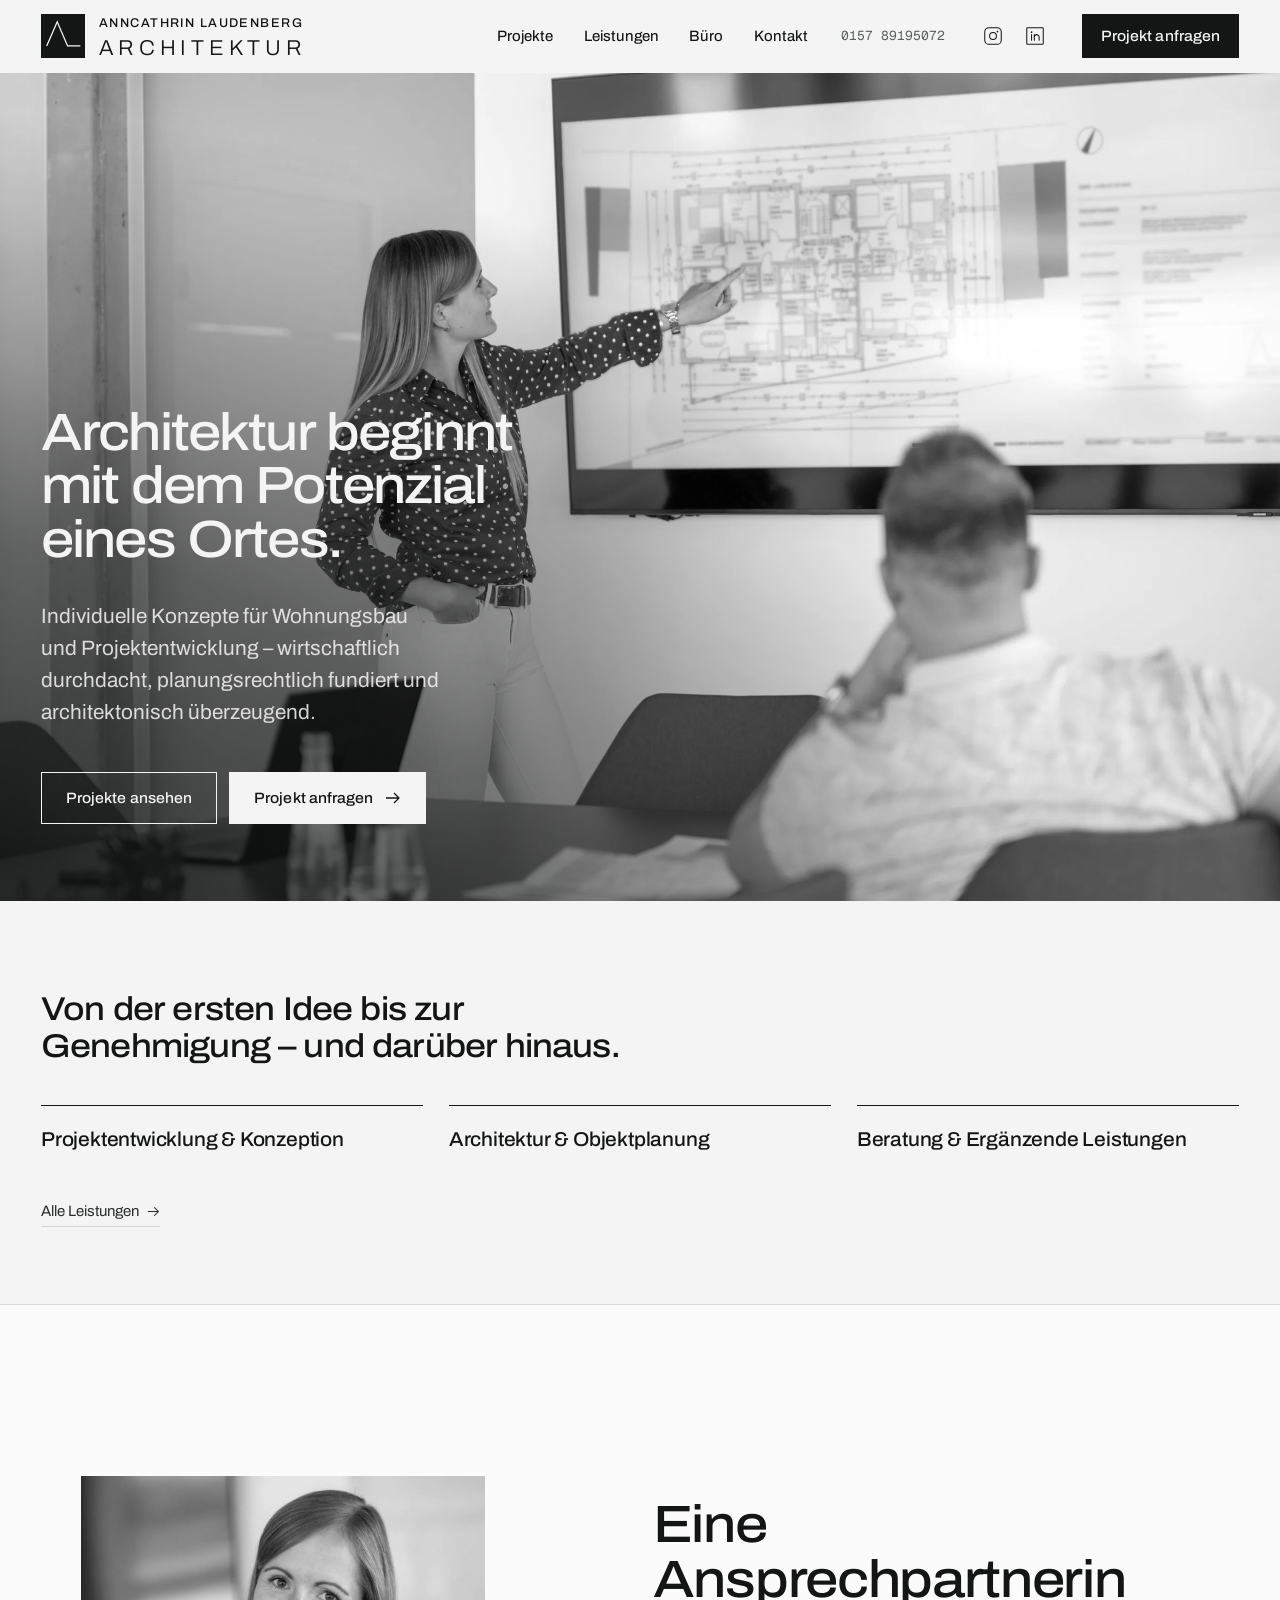
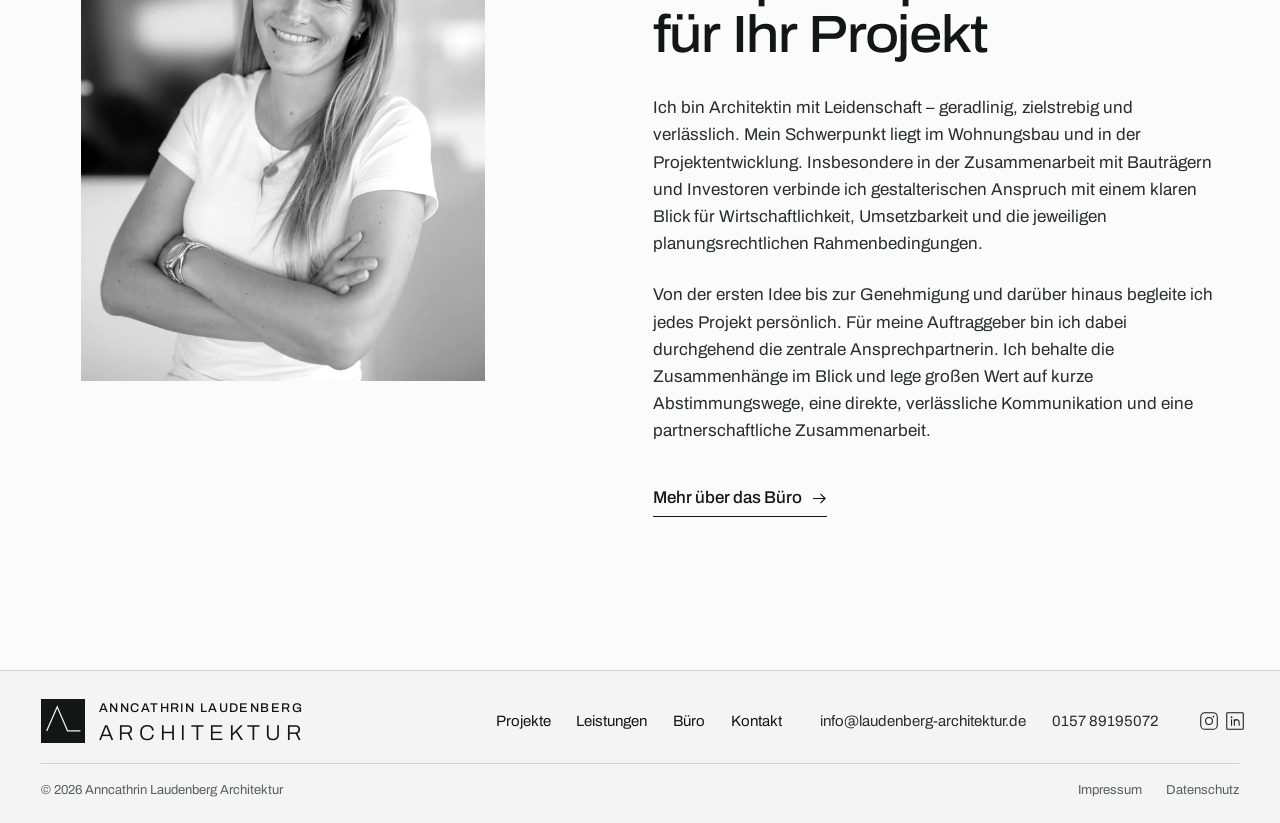
<file: index.html>
<!doctype html>
<html lang="de">
<head>
<meta charset="utf-8">
<meta name="viewport" content="width=device-width, initial-scale=1">
<title>Anncathrin Laudenberg Architektur | Architektin für Wohnungsbau und Projektentwicklung in Overath</title>
<meta name="description" content="Architektin für Wohnungsbau und Projektentwicklung im Raum Köln, Bonn und Bergisches Land. Individuelle Konzepte, wirtschaftlich durchdacht und planungsrechtlich fundiert.">
<link rel="canonical" href="https://www.laudenberg-architektur.de/">
<meta property="og:type" content="website">
<meta property="og:locale" content="de_DE">
<meta property="og:title" content="Anncathrin Laudenberg Architektur | Architektin für Wohnungsbau und Projektentwicklung in Overath">
<meta property="og:description" content="Architektin für Wohnungsbau und Projektentwicklung im Raum Köln, Bonn und Bergisches Land. Individuelle Konzepte, wirtschaftlich durchdacht und planungsrechtlich fundiert.">
<meta property="og:image" content="https://www.laudenberg-architektur.de/assets/img/hero-anncathrin-laudenberg-architektin-2400.webp">
<meta name="theme-color" content="#f3f4f3">
<link rel="icon" href="favicon.ico" sizes="48x48">
<link rel="icon" href="favicon.svg" type="image/svg+xml">
<link rel="apple-touch-icon" href="apple-touch-icon.png">
<script>document.documentElement.classList.add("js")</script>
<link rel="preload" href="assets/fonts/archivo-latin-standard-normal.woff2" as="font" type="font/woff2" crossorigin>
<link rel="stylesheet" href="assets/site.css?v=09976885">
<script type="application/ld+json">
{
  "@context": "https://schema.org",
  "@type": "ProfessionalService",
  "additionalType": "https://schema.org/Architect",
  "name": "Anncathrin Laudenberg Architektur",
  "url": "https://www.laudenberg-architektur.de/",
  "image": "https://www.laudenberg-architektur.de/assets/img/hero-anncathrin-laudenberg-architektin-2400.webp",
  "telephone": "+49 157 89195072",
  "email": "info@laudenberg-architektur.de",
  "address": {
    "@type": "PostalAddress",
    "addressLocality": "Overath",
    "addressRegion": "NRW",
    "addressCountry": "DE"
  },
  "areaServed": [
    "Overath",
    "Rheinisch-Bergischer Kreis",
    "Rhein-Sieg-Kreis",
    "Köln",
    "Bonn",
    "Deutschland"
  ],
  "founder": {
    "@type": "Person",
    "name": "Anncathrin Laudenberg",
    "jobTitle": "Architektin",
    "memberOf": {
      "@type": "Organization",
      "name": "Architektenkammer Nordrhein-Westfalen"
    }
  },
  "knowsAbout": [
    "Wohnungsbau",
    "Mehrfamilienhaus",
    "Projektentwicklung",
    "Bebauungskonzept",
    "Machbarkeitsstudie",
    "Bauleitplanung",
    "Genehmigungsplanung",
    "Wohnraumförderung NRW"
  ],
  "sameAs": [
    "https://www.instagram.com/al_architektur/",
    "https://www.linkedin.com/in/anncathrin-laudenberg-b22871449/"
  ]
}
</script>
<link rel="preload" as="image" href="assets/img/hero-anncathrin-laudenberg-architektin-2400.webp" imagesrcset="assets/img/hero-anncathrin-laudenberg-architektin-1200.webp 1200w, assets/img/hero-anncathrin-laudenberg-architektin-2400.webp 2400w" imagesizes="100vw">
</head>
<body>

<a class="visually-hidden" href="#main">Zum Inhalt springen</a>

<header class="site-header" id="top">
  <div class="wrap">
    <a class="brand" href="index.html" aria-label="Anncathrin Laudenberg Architektur, zur Startseite">
      <svg class="brand__mark" viewBox="0 0 480 480" aria-hidden="true"><rect width="480" height="480"/><path d="M62 350 177 85l113 263h140"/></svg>
      <svg class="brand__type" viewBox="0 0 240 45" aria-hidden="true"><text class="t1" x="0" y="12.2" textLength="240" lengthAdjust="spacing">ANNCATHRIN LAUDENBERG</text><text class="t2" x="0" y="44.6" textLength="240" lengthAdjust="spacing">ARCHITEKTUR</text></svg>
    </a>
    <button class="nav-toggle" type="button" aria-expanded="false" aria-controls="site-nav" aria-label="Menü öffnen"><span class="burger" aria-hidden="true"><span></span><span></span></span></button>
    <nav class="nav" id="site-nav" aria-label="Hauptnavigation">
      <ul class="nav__links">
        <li style="--i:0"><a href="projekte.html">Projekte</a></li>
        <li style="--i:1"><a href="leistungen.html">Leistungen</a></li>
        <li style="--i:2"><a href="buero.html">Büro</a></li>
        <li style="--i:3"><a href="kontakt.html">Kontakt</a></li>
      </ul>
      <div class="nav__extra">
        <a href="mailto:info@laudenberg-architektur.de">info@laudenberg-architektur.de</a>
        <a href="tel:+4915789195072">0157 89195072</a>
        <span class="nav__social"><a href="https://www.instagram.com/al_architektur/" rel="noopener" target="_blank"><svg viewBox="0 0 256 256" fill="currentColor" aria-hidden="true"><path d="M128,82a46,46,0,1,0,46,46A46.06,46.06,0,0,0,128,82Zm0,80a34,34,0,1,1,34-34A34,34,0,0,1,128,162ZM176,26H80A54.06,54.06,0,0,0,26,80v96a54.06,54.06,0,0,0,54,54h96a54.06,54.06,0,0,0,54-54V80A54.06,54.06,0,0,0,176,26Zm42,150a42,42,0,0,1-42,42H80a42,42,0,0,1-42-42V80A42,42,0,0,1,80,38h96a42,42,0,0,1,42,42ZM190,76a10,10,0,1,1-10-10A10,10,0,0,1,190,76Z"/></svg>Instagram</a><a href="https://www.linkedin.com/in/anncathrin-laudenberg-b22871449/" rel="noopener" target="_blank"><svg viewBox="0 0 256 256" fill="currentColor" aria-hidden="true"><path d="M216,26H40A14,14,0,0,0,26,40V216a14,14,0,0,0,14,14H216a14,14,0,0,0,14-14V40A14,14,0,0,0,216,26Zm2,190a2,2,0,0,1-2,2H40a2,2,0,0,1-2-2V40a2,2,0,0,1,2-2H216a2,2,0,0,1,2,2ZM94,112v64a6,6,0,0,1-12,0V112a6,6,0,0,1,12,0Zm88,28v36a6,6,0,0,1-12,0V140a22,22,0,0,0-44,0v36a6,6,0,0,1-12,0V112a6,6,0,0,1,12,0v2.11A34,34,0,0,1,182,140ZM98,84A10,10,0,1,1,88,74,10,10,0,0,1,98,84Z"/></svg>LinkedIn</a></span>
      </div>
      <a class="nav__phone" href="tel:+4915789195072">0157 89195072</a>
      <span class="nav__icons"><a class="nav__ig" href="https://www.instagram.com/al_architektur/" rel="noopener" target="_blank" aria-label="Instagram: al_architektur"><svg viewBox="0 0 256 256" fill="currentColor" aria-hidden="true"><path d="M128,82a46,46,0,1,0,46,46A46.06,46.06,0,0,0,128,82Zm0,80a34,34,0,1,1,34-34A34,34,0,0,1,128,162ZM176,26H80A54.06,54.06,0,0,0,26,80v96a54.06,54.06,0,0,0,54,54h96a54.06,54.06,0,0,0,54-54V80A54.06,54.06,0,0,0,176,26Zm42,150a42,42,0,0,1-42,42H80a42,42,0,0,1-42-42V80A42,42,0,0,1,80,38h96a42,42,0,0,1,42,42ZM190,76a10,10,0,1,1-10-10A10,10,0,0,1,190,76Z"/></svg></a><a class="nav__ig" href="https://www.linkedin.com/in/anncathrin-laudenberg-b22871449/" rel="noopener" target="_blank" aria-label="LinkedIn: Anncathrin Laudenberg"><svg viewBox="0 0 256 256" fill="currentColor" aria-hidden="true"><path d="M216,26H40A14,14,0,0,0,26,40V216a14,14,0,0,0,14,14H216a14,14,0,0,0,14-14V40A14,14,0,0,0,216,26Zm2,190a2,2,0,0,1-2,2H40a2,2,0,0,1-2-2V40a2,2,0,0,1,2-2H216a2,2,0,0,1,2,2ZM94,112v64a6,6,0,0,1-12,0V112a6,6,0,0,1,12,0Zm88,28v36a6,6,0,0,1-12,0V140a22,22,0,0,0-44,0v36a6,6,0,0,1-12,0V112a6,6,0,0,1,12,0v2.11A34,34,0,0,1,182,140ZM98,84A10,10,0,1,1,88,74,10,10,0,0,1,98,84Z"/></svg></a></span>
      <a class="btn btn--solid" href="kontakt.html">Projekt anfragen</a>
    </nav>
  </div>
</header>

<main id="main">

  <section class="hero" id="hero" aria-labelledby="hero-title">
    <figure class="hero__media" aria-hidden="true">
      <img src="assets/img/hero-anncathrin-laudenberg-architektin-2400.webp" srcset="assets/img/hero-anncathrin-laudenberg-architektin-1200.webp 1200w, assets/img/hero-anncathrin-laudenberg-architektin-2400.webp 2400w" sizes="100vw" width="2400" height="1600" alt="" fetchpriority="high">
    </figure>
    <div class="wrap grid">
      <div class="hero__copy">
        <h1 id="hero-title"><span class="line" style="--i:0"><span>Architektur beginnt</span></span> <span class="line" style="--i:1"><span>mit dem Potenzial</span></span> <span class="line" style="--i:2"><span>eines Ortes.</span></span></h1>
        <p class="lead soft" style="--d:560">Individuelle Konzepte für Wohnungsbau und Projektentwicklung – wirtschaftlich durchdacht, planungsrechtlich fundiert und architektonisch überzeugend.</p>
        <div class="hero__actions soft" style="--d:700">
          <a class="btn btn--ghost" href="projekte.html">Projekte ansehen</a>
          <a class="btn btn--solid" href="kontakt.html">Projekt anfragen
            <svg viewBox="0 0 16 16" fill="none" aria-hidden="true"><path d="M1 8h13M9 3l5 5-5 5" stroke="currentColor" stroke-width="1.3"/></svg>
          </a>
        </div>
      </div>
    </div>
  </section>

  <section class="svc-ov" aria-labelledby="svc-ov-title">
    <div class="wrap">
      <h2 id="svc-ov-title">Von der ersten Idee bis zur Genehmigung – und darüber hinaus.</h2>
      <ul class="svc-ov__list">
        <li style="--i:0"><a href="leistungen.html#projektentwicklung">Projektentwicklung & Konzeption</a></li>
        <li style="--i:1"><a href="leistungen.html#objektplanung">Architektur & Objektplanung</a></li>
        <li style="--i:2"><a href="leistungen.html#beratung">Beratung & Ergänzende Leistungen</a></li>
      </ul>
      <a class="svc-ov__all" href="leistungen.html">Alle Leistungen
        <svg viewBox="0 0 16 16" fill="none" aria-hidden="true"><path d="M1 8h13M9 3l5 5-5 5" stroke="currentColor" stroke-width="1.3"/></svg>
      </a>
    </div>
  </section>

  <section class="about" aria-labelledby="about-title">
    <div class="wrap grid">
      <figure class="about__portrait reveal-img">
        <img src="assets/img/anncathrin-laudenberg-architektin.webp" width="1200" height="1800" loading="lazy" alt="Porträt der Architektin Anncathrin Laudenberg">
      </figure>
      <div class="about__copy">
        <h2 id="about-title">Eine Ansprechpartnerin für Ihr Projekt</h2>
        <p>Ich bin Architektin mit Leidenschaft – geradlinig, zielstrebig und verlässlich. Mein Schwerpunkt liegt im Wohnungsbau und in der Projektentwicklung. Insbesondere in der Zusammenarbeit mit Bauträgern und Investoren verbinde ich gestalterischen Anspruch mit einem klaren Blick für Wirtschaftlichkeit, Umsetzbarkeit und die jeweiligen planungsrechtlichen Rahmenbedingungen.</p>
        <p>Von der ersten Idee bis zur Genehmigung und darüber hinaus begleite ich jedes Projekt persönlich. Für meine Auftraggeber bin ich dabei durchgehend die zentrale Ansprechpartnerin. Ich behalte die Zusammenhänge im Blick und lege großen Wert auf kurze Abstimmungswege, eine direkte, verlässliche Kommunikation und eine partnerschaftliche Zusammenarbeit.</p>
        <div class="about__actions">
          <a class="link-arrow" href="buero.html">Mehr über das Büro
            <svg viewBox="0 0 16 16" fill="none" aria-hidden="true"><path d="M1 8h13M9 3l5 5-5 5" stroke="currentColor" stroke-width="1.3"/></svg>
          </a>
        </div>
      </div>
    </div>
  </section>

</main>

<footer class="site-footer">
  <div class="wrap">
    <div class="footer__main">
      <a class="brand" href="index.html" aria-label="Anncathrin Laudenberg Architektur, zur Startseite">
        <svg class="brand__mark" viewBox="0 0 480 480" aria-hidden="true"><rect width="480" height="480"/><path d="M62 350 177 85l113 263h140"/></svg>
        <svg class="brand__type" viewBox="0 0 240 45" aria-hidden="true"><text class="t1" x="0" y="12.2" textLength="240" lengthAdjust="spacing">ANNCATHRIN LAUDENBERG</text><text class="t2" x="0" y="44.6" textLength="240" lengthAdjust="spacing">ARCHITEKTUR</text></svg>
      </a>
      <nav class="footer__nav" aria-label="Seiten">
        <a href="projekte.html">Projekte</a>
        <a href="leistungen.html">Leistungen</a>
        <a href="buero.html">Büro</a>
        <a href="kontakt.html">Kontakt</a>
      </nav>
      <div class="footer__contact">
        <a href="mailto:info@laudenberg-architektur.de">info@laudenberg-architektur.de</a>
        <a href="tel:+4915789195072">0157 89195072</a>
      </div>
      <div class="footer__social">
        <a class="nav__ig" href="https://www.instagram.com/al_architektur/" rel="noopener" target="_blank" aria-label="Instagram: al_architektur"><svg viewBox="0 0 256 256" fill="currentColor" aria-hidden="true"><path d="M128,82a46,46,0,1,0,46,46A46.06,46.06,0,0,0,128,82Zm0,80a34,34,0,1,1,34-34A34,34,0,0,1,128,162ZM176,26H80A54.06,54.06,0,0,0,26,80v96a54.06,54.06,0,0,0,54,54h96a54.06,54.06,0,0,0,54-54V80A54.06,54.06,0,0,0,176,26Zm42,150a42,42,0,0,1-42,42H80a42,42,0,0,1-42-42V80A42,42,0,0,1,80,38h96a42,42,0,0,1,42,42ZM190,76a10,10,0,1,1-10-10A10,10,0,0,1,190,76Z"/></svg></a>
        <a class="nav__ig" href="https://www.linkedin.com/in/anncathrin-laudenberg-b22871449/" rel="noopener" target="_blank" aria-label="LinkedIn: Anncathrin Laudenberg"><svg viewBox="0 0 256 256" fill="currentColor" aria-hidden="true"><path d="M216,26H40A14,14,0,0,0,26,40V216a14,14,0,0,0,14,14H216a14,14,0,0,0,14-14V40A14,14,0,0,0,216,26Zm2,190a2,2,0,0,1-2,2H40a2,2,0,0,1-2-2V40a2,2,0,0,1,2-2H216a2,2,0,0,1,2,2ZM94,112v64a6,6,0,0,1-12,0V112a6,6,0,0,1,12,0Zm88,28v36a6,6,0,0,1-12,0V140a22,22,0,0,0-44,0v36a6,6,0,0,1-12,0V112a6,6,0,0,1,12,0v2.11A34,34,0,0,1,182,140ZM98,84A10,10,0,1,1,88,74,10,10,0,0,1,98,84Z"/></svg></a>
      </div>
    </div>
    <div class="footer__legal">
      <span>© 2026 Anncathrin Laudenberg Architektur</span>
      <nav aria-label="Rechtliches"><a href="impressum.html">Impressum</a><a href="datenschutz.html">Datenschutz</a></nav>
    </div>
  </div>
</footer>

<script src="assets/site.js?v=09976885" defer></script>
</body>
</html>
</file>
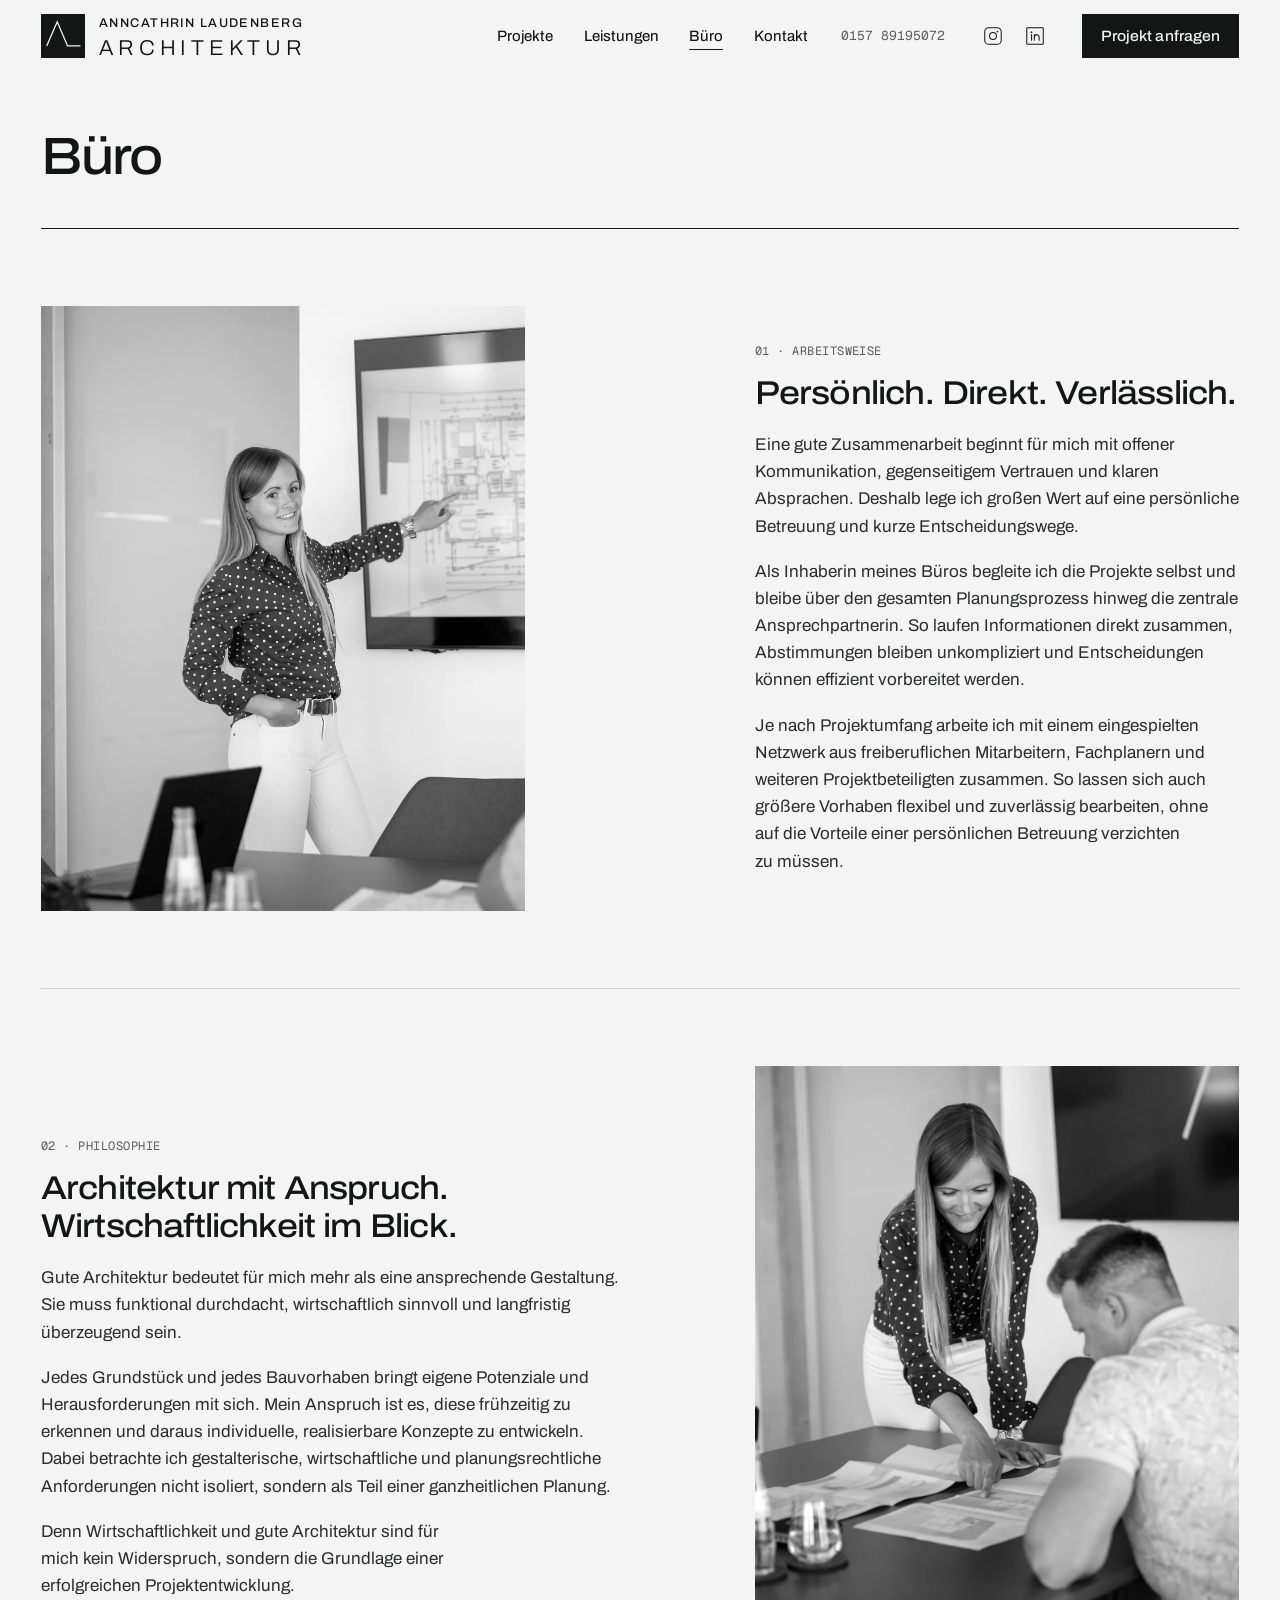
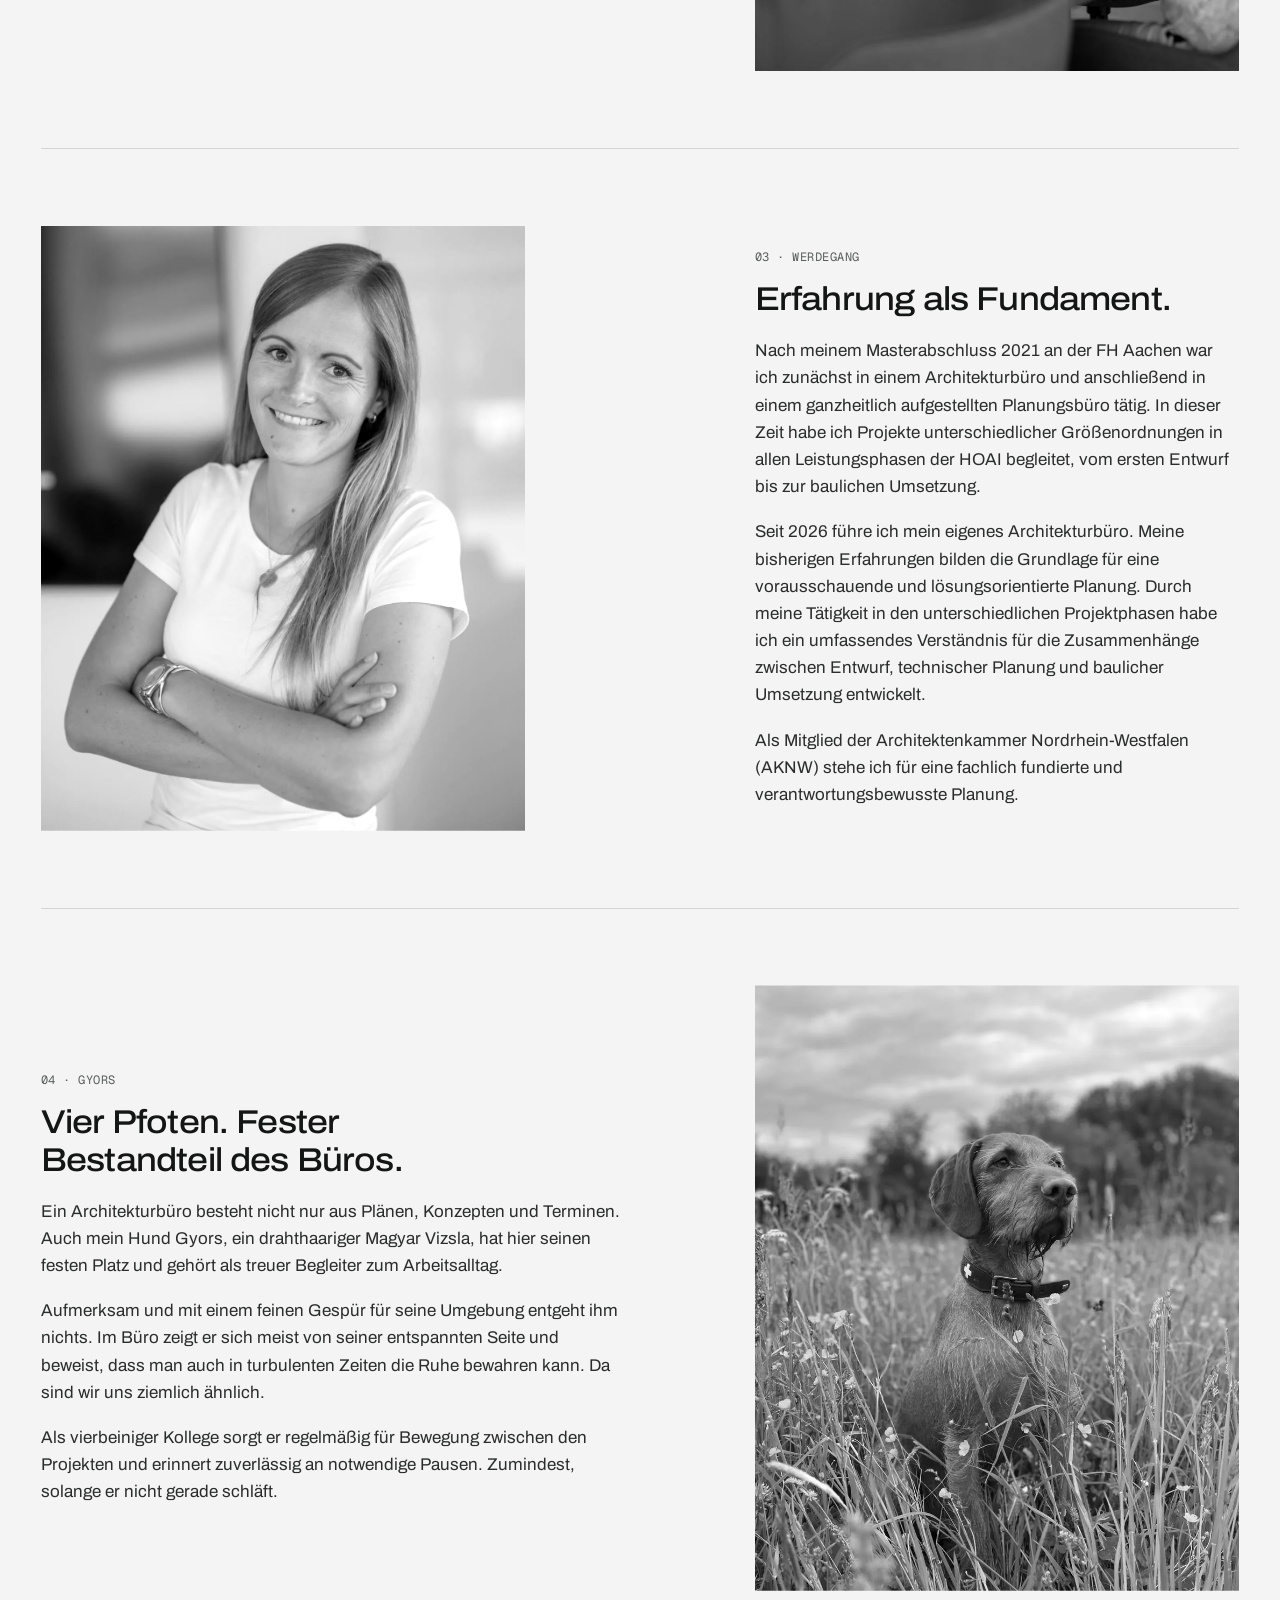
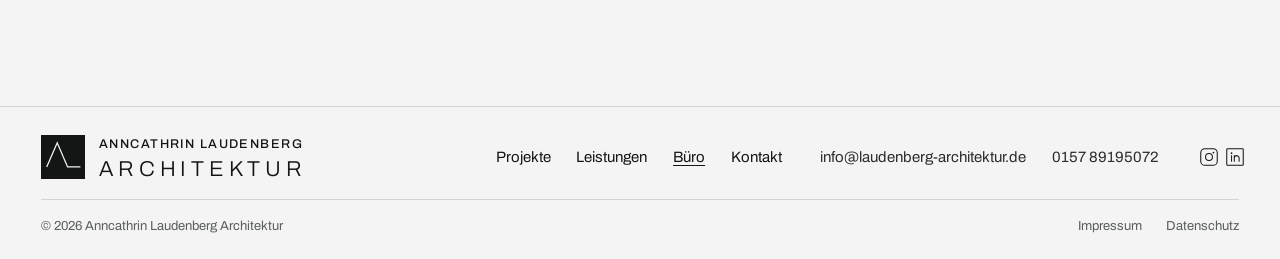
<file: buero.html>
<!doctype html>
<html lang="de">
<head>
<meta charset="utf-8">
<meta name="viewport" content="width=device-width, initial-scale=1">
<title>Büro | Anncathrin Laudenberg Architektur, Overath</title>
<meta name="description" content="Anncathrin Laudenberg, Architektin: persönliche Betreuung, direkte Kommunikation und eine zentrale Ansprechpartnerin für Wohnungsbau und Projektentwicklung.">
<link rel="canonical" href="https://www.laudenberg-architektur.de/buero.html">
<meta property="og:type" content="website">
<meta property="og:locale" content="de_DE">
<meta property="og:title" content="Büro | Anncathrin Laudenberg Architektur, Overath">
<meta property="og:description" content="Anncathrin Laudenberg, Architektin: persönliche Betreuung, direkte Kommunikation und eine zentrale Ansprechpartnerin für Wohnungsbau und Projektentwicklung.">
<meta property="og:image" content="https://www.laudenberg-architektur.de/assets/img/hero-anncathrin-laudenberg-architektin-2400.webp">
<meta name="theme-color" content="#f3f4f3">
<link rel="icon" href="favicon.ico" sizes="48x48">
<link rel="icon" href="favicon.svg" type="image/svg+xml">
<link rel="apple-touch-icon" href="apple-touch-icon.png">
<script>document.documentElement.classList.add("js")</script>
<link rel="preload" href="assets/fonts/archivo-latin-standard-normal.woff2" as="font" type="font/woff2" crossorigin>
<link rel="stylesheet" href="assets/site.css?v=09976885">
</head>
<body>

<a class="visually-hidden" href="#main">Zum Inhalt springen</a>

<header class="site-header" id="top">
  <div class="wrap">
    <a class="brand" href="index.html" aria-label="Anncathrin Laudenberg Architektur, zur Startseite">
      <svg class="brand__mark" viewBox="0 0 480 480" aria-hidden="true"><rect width="480" height="480"/><path d="M62 350 177 85l113 263h140"/></svg>
      <svg class="brand__type" viewBox="0 0 240 45" aria-hidden="true"><text class="t1" x="0" y="12.2" textLength="240" lengthAdjust="spacing">ANNCATHRIN LAUDENBERG</text><text class="t2" x="0" y="44.6" textLength="240" lengthAdjust="spacing">ARCHITEKTUR</text></svg>
    </a>
    <button class="nav-toggle" type="button" aria-expanded="false" aria-controls="site-nav" aria-label="Menü öffnen"><span class="burger" aria-hidden="true"><span></span><span></span></span></button>
    <nav class="nav" id="site-nav" aria-label="Hauptnavigation">
      <ul class="nav__links">
        <li style="--i:0"><a href="projekte.html">Projekte</a></li>
        <li style="--i:1"><a href="leistungen.html">Leistungen</a></li>
        <li style="--i:2"><a href="buero.html" aria-current="page">Büro</a></li>
        <li style="--i:3"><a href="kontakt.html">Kontakt</a></li>
      </ul>
      <div class="nav__extra">
        <a href="mailto:info@laudenberg-architektur.de">info@laudenberg-architektur.de</a>
        <a href="tel:+4915789195072">0157 89195072</a>
        <span class="nav__social"><a href="https://www.instagram.com/al_architektur/" rel="noopener" target="_blank"><svg viewBox="0 0 256 256" fill="currentColor" aria-hidden="true"><path d="M128,82a46,46,0,1,0,46,46A46.06,46.06,0,0,0,128,82Zm0,80a34,34,0,1,1,34-34A34,34,0,0,1,128,162ZM176,26H80A54.06,54.06,0,0,0,26,80v96a54.06,54.06,0,0,0,54,54h96a54.06,54.06,0,0,0,54-54V80A54.06,54.06,0,0,0,176,26Zm42,150a42,42,0,0,1-42,42H80a42,42,0,0,1-42-42V80A42,42,0,0,1,80,38h96a42,42,0,0,1,42,42ZM190,76a10,10,0,1,1-10-10A10,10,0,0,1,190,76Z"/></svg>Instagram</a><a href="https://www.linkedin.com/in/anncathrin-laudenberg-b22871449/" rel="noopener" target="_blank"><svg viewBox="0 0 256 256" fill="currentColor" aria-hidden="true"><path d="M216,26H40A14,14,0,0,0,26,40V216a14,14,0,0,0,14,14H216a14,14,0,0,0,14-14V40A14,14,0,0,0,216,26Zm2,190a2,2,0,0,1-2,2H40a2,2,0,0,1-2-2V40a2,2,0,0,1,2-2H216a2,2,0,0,1,2,2ZM94,112v64a6,6,0,0,1-12,0V112a6,6,0,0,1,12,0Zm88,28v36a6,6,0,0,1-12,0V140a22,22,0,0,0-44,0v36a6,6,0,0,1-12,0V112a6,6,0,0,1,12,0v2.11A34,34,0,0,1,182,140ZM98,84A10,10,0,1,1,88,74,10,10,0,0,1,98,84Z"/></svg>LinkedIn</a></span>
      </div>
      <a class="nav__phone" href="tel:+4915789195072">0157 89195072</a>
      <span class="nav__icons"><a class="nav__ig" href="https://www.instagram.com/al_architektur/" rel="noopener" target="_blank" aria-label="Instagram: al_architektur"><svg viewBox="0 0 256 256" fill="currentColor" aria-hidden="true"><path d="M128,82a46,46,0,1,0,46,46A46.06,46.06,0,0,0,128,82Zm0,80a34,34,0,1,1,34-34A34,34,0,0,1,128,162ZM176,26H80A54.06,54.06,0,0,0,26,80v96a54.06,54.06,0,0,0,54,54h96a54.06,54.06,0,0,0,54-54V80A54.06,54.06,0,0,0,176,26Zm42,150a42,42,0,0,1-42,42H80a42,42,0,0,1-42-42V80A42,42,0,0,1,80,38h96a42,42,0,0,1,42,42ZM190,76a10,10,0,1,1-10-10A10,10,0,0,1,190,76Z"/></svg></a><a class="nav__ig" href="https://www.linkedin.com/in/anncathrin-laudenberg-b22871449/" rel="noopener" target="_blank" aria-label="LinkedIn: Anncathrin Laudenberg"><svg viewBox="0 0 256 256" fill="currentColor" aria-hidden="true"><path d="M216,26H40A14,14,0,0,0,26,40V216a14,14,0,0,0,14,14H216a14,14,0,0,0,14-14V40A14,14,0,0,0,216,26Zm2,190a2,2,0,0,1-2,2H40a2,2,0,0,1-2-2V40a2,2,0,0,1,2-2H216a2,2,0,0,1,2,2ZM94,112v64a6,6,0,0,1-12,0V112a6,6,0,0,1,12,0Zm88,28v36a6,6,0,0,1-12,0V140a22,22,0,0,0-44,0v36a6,6,0,0,1-12,0V112a6,6,0,0,1,12,0v2.11A34,34,0,0,1,182,140ZM98,84A10,10,0,1,1,88,74,10,10,0,0,1,98,84Z"/></svg></a></span>
      <a class="btn btn--solid" href="kontakt.html">Projekt anfragen</a>
    </nav>
  </div>
</header>

<main id="main">

  <section class="page-head page-head--compact" aria-labelledby="page-title">
    <div class="wrap">
      <h1 id="page-title">Büro</h1>
    </div>
  </section>
  <section class="office" aria-label="Über das Büro">
    <div class="wrap">
      <article class="orow orow--left" id="arbeitsweise" aria-labelledby="arbeitsweise-title">
        <figure class="orow__img reveal-img"><img src="assets/img/projektbesprechung-buero.webp" width="1800" height="1200" loading="eager" alt="Anncathrin Laudenberg erläutert einen Grundriss am Bildschirm in einer Projektbesprechung" style="object-position:18% 50%"></figure>
        <div class="orow__copy">
          <p class="orow__label">01 · Arbeitsweise</p>
          <h2 id="arbeitsweise-title">Persönlich. Direkt. Verlässlich.</h2>
          <p>Eine gute Zusammenarbeit beginnt für mich mit offener Kommunikation, gegenseitigem Vertrauen und klaren Absprachen. Deshalb lege ich großen Wert auf eine persönliche Betreuung und kurze Entscheidungswege.</p>
          <p>Als Inhaberin meines Büros begleite ich die Projekte selbst und bleibe über den gesamten Planungsprozess hinweg die zentrale Ansprechpartnerin. So laufen Informationen direkt zusammen, Abstimmungen bleiben unkompliziert und Entscheidungen können effizient vorbereitet werden.</p>
          <p>Je nach Projektumfang arbeite ich mit einem eingespielten Netzwerk aus freiberuflichen Mitarbeitern, Fachplanern und weiteren Projektbeteiligten zusammen. So lassen sich auch größere Vorhaben flexibel und zuverlässig bearbeiten, ohne auf die Vorteile einer persönlichen Betreuung verzichten zu müssen.</p>
        </div>
      </article>
      <article class="orow orow--right" id="philosophie" aria-labelledby="philosophie-title">
        <figure class="orow__img reveal-img"><img src="assets/img/philosophie-planbesprechung.webp" width="1200" height="1800" loading="lazy" alt="Anncathrin Laudenberg bespricht mit einem Bauherrn die ausgelegten Pläne am Tisch" style="object-position:50% 30%"></figure>
        <div class="orow__copy">
          <p class="orow__label">02 · Philosophie</p>
          <h2 id="philosophie-title">Architektur mit Anspruch. Wirtschaftlichkeit im Blick.</h2>
          <p>Gute Architektur bedeutet für mich mehr als eine ansprechende Gestaltung. Sie muss funktional durchdacht, wirtschaftlich sinnvoll und langfristig überzeugend sein.</p>
          <p>Jedes Grundstück und jedes Bauvorhaben bringt eigene Potenziale und Herausforderungen mit sich. Mein Anspruch ist es, diese frühzeitig zu erkennen und daraus individuelle, realisierbare Konzepte zu entwickeln. Dabei betrachte ich gestalterische, wirtschaftliche und planungsrechtliche Anforderungen nicht isoliert, sondern als Teil einer ganzheitlichen Planung.</p>
          <p>Denn Wirtschaftlichkeit und gute Architektur sind für mich kein Widerspruch, sondern die Grundlage einer erfolgreichen Projektentwicklung.</p>
        </div>
      </article>
      <article class="orow orow--left" id="werdegang" aria-labelledby="werdegang-title">
        <figure class="orow__img reveal-img"><img src="assets/img/anncathrin-laudenberg-architektin.webp" width="1200" height="1800" loading="lazy" alt="Anncathrin Laudenberg, Architektin und Mitglied der Architektenkammer NRW" style="object-position:50% 18%"></figure>
        <div class="orow__copy">
          <p class="orow__label">03 · Werdegang</p>
          <h2 id="werdegang-title">Erfahrung als Fundament.</h2>
          <p>Nach meinem Masterabschluss 2021 an der FH Aachen war ich zunächst in einem Architekturbüro und anschließend in einem ganzheitlich aufgestellten Planungsbüro tätig. In dieser Zeit habe ich Projekte unterschiedlicher Größenordnungen in allen Leistungsphasen der HOAI begleitet, vom ersten Entwurf bis zur baulichen Umsetzung.</p>
          <p>Seit 2026 führe ich mein eigenes Architekturbüro. Meine bisherigen Erfahrungen bilden die Grundlage für eine vorausschauende und lösungsorientierte Planung. Durch meine Tätigkeit in den unterschiedlichen Projektphasen habe ich ein umfassendes Verständnis für die Zusammenhänge zwischen Entwurf, technischer Planung und baulicher Umsetzung entwickelt.</p>
          <p>Als Mitglied der Architektenkammer Nordrhein-Westfalen (AKNW) stehe ich für eine fachlich fundierte und verantwortungsbewusste Planung.</p>
        </div>
      </article>
      <article class="orow orow--right" id="gyors" aria-labelledby="gyors-title">
        <figure class="orow__img reveal-img"><img src="assets/img/gyors.webp" width="900" height="1200" loading="lazy" alt="Gyors, drahthaariger Magyar Vizsla und Bürohund, sitzt in einer Blumenwiese" style="object-position:50% 30%"></figure>
        <div class="orow__copy">
          <p class="orow__label">04 · Gyors</p>
          <h2 id="gyors-title">Vier Pfoten. Fester Bestandteil des Büros.</h2>
          <p>Ein Architekturbüro besteht nicht nur aus Plänen, Konzepten und Terminen. Auch mein Hund Gyors, ein drahthaariger Magyar Vizsla, hat hier seinen festen Platz und gehört als treuer Begleiter zum Arbeitsalltag.</p>
          <p>Aufmerksam und mit einem feinen Gespür für seine Umgebung entgeht ihm nichts. Im Büro zeigt er sich meist von seiner entspannten Seite und beweist, dass man auch in turbulenten Zeiten die Ruhe bewahren kann. Da sind wir uns ziemlich ähnlich.</p>
          <p>Als vierbeiniger Kollege sorgt er regelmäßig für Bewegung zwischen den Projekten und erinnert zuverlässig an notwendige Pausen. Zumindest, solange er nicht gerade schläft.</p>
        </div>
      </article>
    </div>
  </section>

</main>

<footer class="site-footer">
  <div class="wrap">
    <div class="footer__main">
      <a class="brand" href="index.html" aria-label="Anncathrin Laudenberg Architektur, zur Startseite">
        <svg class="brand__mark" viewBox="0 0 480 480" aria-hidden="true"><rect width="480" height="480"/><path d="M62 350 177 85l113 263h140"/></svg>
        <svg class="brand__type" viewBox="0 0 240 45" aria-hidden="true"><text class="t1" x="0" y="12.2" textLength="240" lengthAdjust="spacing">ANNCATHRIN LAUDENBERG</text><text class="t2" x="0" y="44.6" textLength="240" lengthAdjust="spacing">ARCHITEKTUR</text></svg>
      </a>
      <nav class="footer__nav" aria-label="Seiten">
        <a href="projekte.html">Projekte</a>
        <a href="leistungen.html">Leistungen</a>
        <a href="buero.html" aria-current="page">Büro</a>
        <a href="kontakt.html">Kontakt</a>
      </nav>
      <div class="footer__contact">
        <a href="mailto:info@laudenberg-architektur.de">info@laudenberg-architektur.de</a>
        <a href="tel:+4915789195072">0157 89195072</a>
      </div>
      <div class="footer__social">
        <a class="nav__ig" href="https://www.instagram.com/al_architektur/" rel="noopener" target="_blank" aria-label="Instagram: al_architektur"><svg viewBox="0 0 256 256" fill="currentColor" aria-hidden="true"><path d="M128,82a46,46,0,1,0,46,46A46.06,46.06,0,0,0,128,82Zm0,80a34,34,0,1,1,34-34A34,34,0,0,1,128,162ZM176,26H80A54.06,54.06,0,0,0,26,80v96a54.06,54.06,0,0,0,54,54h96a54.06,54.06,0,0,0,54-54V80A54.06,54.06,0,0,0,176,26Zm42,150a42,42,0,0,1-42,42H80a42,42,0,0,1-42-42V80A42,42,0,0,1,80,38h96a42,42,0,0,1,42,42ZM190,76a10,10,0,1,1-10-10A10,10,0,0,1,190,76Z"/></svg></a>
        <a class="nav__ig" href="https://www.linkedin.com/in/anncathrin-laudenberg-b22871449/" rel="noopener" target="_blank" aria-label="LinkedIn: Anncathrin Laudenberg"><svg viewBox="0 0 256 256" fill="currentColor" aria-hidden="true"><path d="M216,26H40A14,14,0,0,0,26,40V216a14,14,0,0,0,14,14H216a14,14,0,0,0,14-14V40A14,14,0,0,0,216,26Zm2,190a2,2,0,0,1-2,2H40a2,2,0,0,1-2-2V40a2,2,0,0,1,2-2H216a2,2,0,0,1,2,2ZM94,112v64a6,6,0,0,1-12,0V112a6,6,0,0,1,12,0Zm88,28v36a6,6,0,0,1-12,0V140a22,22,0,0,0-44,0v36a6,6,0,0,1-12,0V112a6,6,0,0,1,12,0v2.11A34,34,0,0,1,182,140ZM98,84A10,10,0,1,1,88,74,10,10,0,0,1,98,84Z"/></svg></a>
      </div>
    </div>
    <div class="footer__legal">
      <span>© 2026 Anncathrin Laudenberg Architektur</span>
      <nav aria-label="Rechtliches"><a href="impressum.html">Impressum</a><a href="datenschutz.html">Datenschutz</a></nav>
    </div>
  </div>
</footer>

<script src="assets/site.js?v=09976885" defer></script>
</body>
</html>
</file>
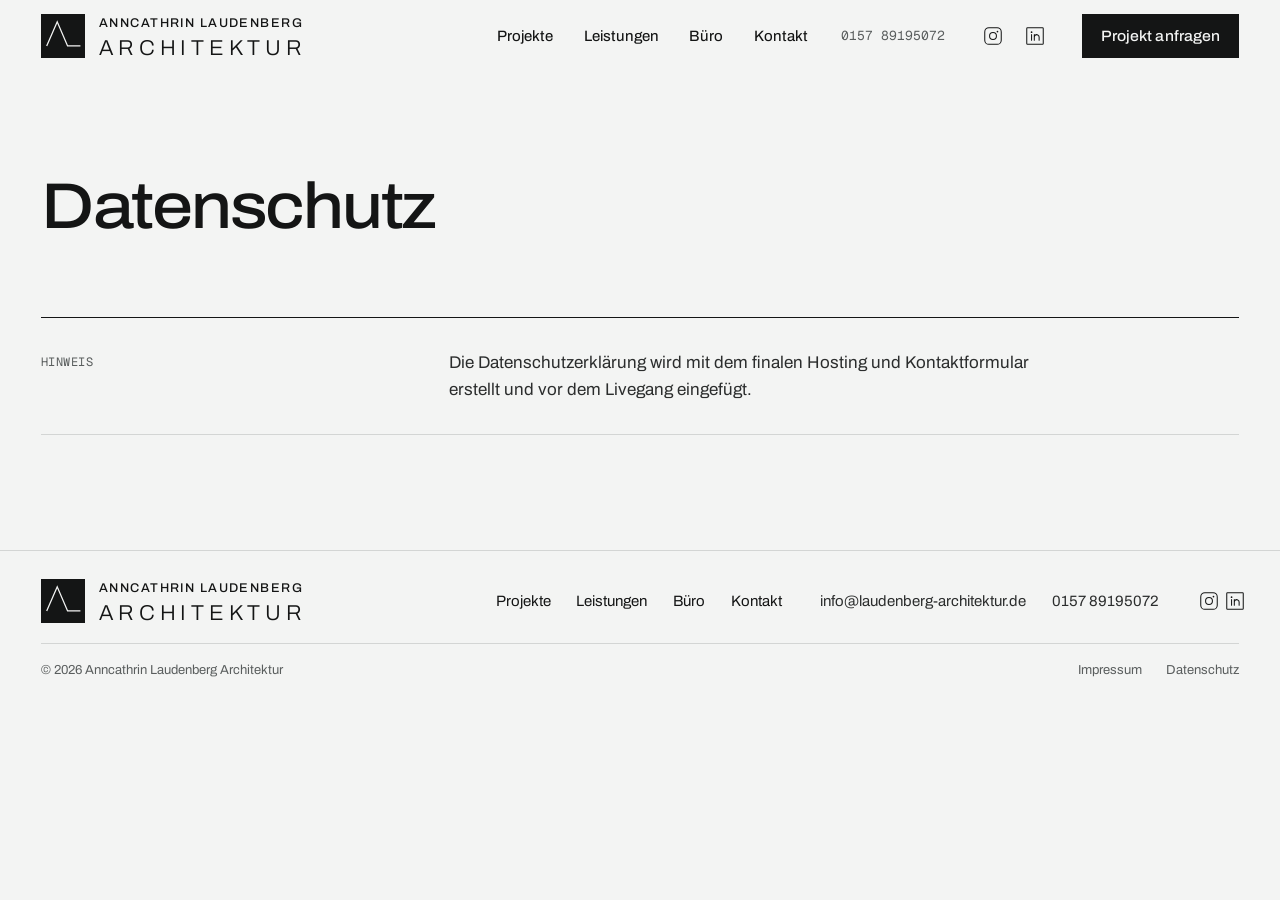
<file: datenschutz.html>
<!doctype html>
<html lang="de">
<head>
<meta charset="utf-8">
<meta name="viewport" content="width=device-width, initial-scale=1">
<title>Datenschutz | Anncathrin Laudenberg Architektur</title>
<meta name="description" content="Datenschutzerklärung von Anncathrin Laudenberg Architektur.">
<link rel="canonical" href="https://www.laudenberg-architektur.de/datenschutz.html">
<meta property="og:type" content="website">
<meta property="og:locale" content="de_DE">
<meta property="og:title" content="Datenschutz | Anncathrin Laudenberg Architektur">
<meta property="og:description" content="Datenschutzerklärung von Anncathrin Laudenberg Architektur.">
<meta property="og:image" content="https://www.laudenberg-architektur.de/assets/img/hero-anncathrin-laudenberg-architektin-2400.webp">
<meta name="theme-color" content="#f3f4f3">
<link rel="icon" href="favicon.ico" sizes="48x48">
<link rel="icon" href="favicon.svg" type="image/svg+xml">
<link rel="apple-touch-icon" href="apple-touch-icon.png">
<script>document.documentElement.classList.add("js")</script>
<link rel="preload" href="assets/fonts/archivo-latin-standard-normal.woff2" as="font" type="font/woff2" crossorigin>
<link rel="stylesheet" href="assets/site.css?v=09976885">
</head>
<body>

<a class="visually-hidden" href="#main">Zum Inhalt springen</a>

<header class="site-header" id="top">
  <div class="wrap">
    <a class="brand" href="index.html" aria-label="Anncathrin Laudenberg Architektur, zur Startseite">
      <svg class="brand__mark" viewBox="0 0 480 480" aria-hidden="true"><rect width="480" height="480"/><path d="M62 350 177 85l113 263h140"/></svg>
      <svg class="brand__type" viewBox="0 0 240 45" aria-hidden="true"><text class="t1" x="0" y="12.2" textLength="240" lengthAdjust="spacing">ANNCATHRIN LAUDENBERG</text><text class="t2" x="0" y="44.6" textLength="240" lengthAdjust="spacing">ARCHITEKTUR</text></svg>
    </a>
    <button class="nav-toggle" type="button" aria-expanded="false" aria-controls="site-nav" aria-label="Menü öffnen"><span class="burger" aria-hidden="true"><span></span><span></span></span></button>
    <nav class="nav" id="site-nav" aria-label="Hauptnavigation">
      <ul class="nav__links">
        <li style="--i:0"><a href="projekte.html">Projekte</a></li>
        <li style="--i:1"><a href="leistungen.html">Leistungen</a></li>
        <li style="--i:2"><a href="buero.html">Büro</a></li>
        <li style="--i:3"><a href="kontakt.html">Kontakt</a></li>
      </ul>
      <div class="nav__extra">
        <a href="mailto:info@laudenberg-architektur.de">info@laudenberg-architektur.de</a>
        <a href="tel:+4915789195072">0157 89195072</a>
        <span class="nav__social"><a href="https://www.instagram.com/al_architektur/" rel="noopener" target="_blank"><svg viewBox="0 0 256 256" fill="currentColor" aria-hidden="true"><path d="M128,82a46,46,0,1,0,46,46A46.06,46.06,0,0,0,128,82Zm0,80a34,34,0,1,1,34-34A34,34,0,0,1,128,162ZM176,26H80A54.06,54.06,0,0,0,26,80v96a54.06,54.06,0,0,0,54,54h96a54.06,54.06,0,0,0,54-54V80A54.06,54.06,0,0,0,176,26Zm42,150a42,42,0,0,1-42,42H80a42,42,0,0,1-42-42V80A42,42,0,0,1,80,38h96a42,42,0,0,1,42,42ZM190,76a10,10,0,1,1-10-10A10,10,0,0,1,190,76Z"/></svg>Instagram</a><a href="https://www.linkedin.com/in/anncathrin-laudenberg-b22871449/" rel="noopener" target="_blank"><svg viewBox="0 0 256 256" fill="currentColor" aria-hidden="true"><path d="M216,26H40A14,14,0,0,0,26,40V216a14,14,0,0,0,14,14H216a14,14,0,0,0,14-14V40A14,14,0,0,0,216,26Zm2,190a2,2,0,0,1-2,2H40a2,2,0,0,1-2-2V40a2,2,0,0,1,2-2H216a2,2,0,0,1,2,2ZM94,112v64a6,6,0,0,1-12,0V112a6,6,0,0,1,12,0Zm88,28v36a6,6,0,0,1-12,0V140a22,22,0,0,0-44,0v36a6,6,0,0,1-12,0V112a6,6,0,0,1,12,0v2.11A34,34,0,0,1,182,140ZM98,84A10,10,0,1,1,88,74,10,10,0,0,1,98,84Z"/></svg>LinkedIn</a></span>
      </div>
      <a class="nav__phone" href="tel:+4915789195072">0157 89195072</a>
      <span class="nav__icons"><a class="nav__ig" href="https://www.instagram.com/al_architektur/" rel="noopener" target="_blank" aria-label="Instagram: al_architektur"><svg viewBox="0 0 256 256" fill="currentColor" aria-hidden="true"><path d="M128,82a46,46,0,1,0,46,46A46.06,46.06,0,0,0,128,82Zm0,80a34,34,0,1,1,34-34A34,34,0,0,1,128,162ZM176,26H80A54.06,54.06,0,0,0,26,80v96a54.06,54.06,0,0,0,54,54h96a54.06,54.06,0,0,0,54-54V80A54.06,54.06,0,0,0,176,26Zm42,150a42,42,0,0,1-42,42H80a42,42,0,0,1-42-42V80A42,42,0,0,1,80,38h96a42,42,0,0,1,42,42ZM190,76a10,10,0,1,1-10-10A10,10,0,0,1,190,76Z"/></svg></a><a class="nav__ig" href="https://www.linkedin.com/in/anncathrin-laudenberg-b22871449/" rel="noopener" target="_blank" aria-label="LinkedIn: Anncathrin Laudenberg"><svg viewBox="0 0 256 256" fill="currentColor" aria-hidden="true"><path d="M216,26H40A14,14,0,0,0,26,40V216a14,14,0,0,0,14,14H216a14,14,0,0,0,14-14V40A14,14,0,0,0,216,26Zm2,190a2,2,0,0,1-2,2H40a2,2,0,0,1-2-2V40a2,2,0,0,1,2-2H216a2,2,0,0,1,2,2ZM94,112v64a6,6,0,0,1-12,0V112a6,6,0,0,1,12,0Zm88,28v36a6,6,0,0,1-12,0V140a22,22,0,0,0-44,0v36a6,6,0,0,1-12,0V112a6,6,0,0,1,12,0v2.11A34,34,0,0,1,182,140ZM98,84A10,10,0,1,1,88,74,10,10,0,0,1,98,84Z"/></svg></a></span>
      <a class="btn btn--solid" href="kontakt.html">Projekt anfragen</a>
    </nav>
  </div>
</header>

<main id="main">

  <section class="legal" aria-labelledby="legal-title">
    <div class="wrap grid">
      <h1 id="legal-title">Datenschutz</h1>
      <dl class="legal__list">
        <div class="legal__row"><dt>Hinweis</dt><dd><p>Die Datenschutzerklärung wird mit dem finalen Hosting und Kontaktformular erstellt und vor dem Livegang eingefügt.</p></dd></div>
      </dl>
    </div>
  </section>

</main>

<footer class="site-footer">
  <div class="wrap">
    <div class="footer__main">
      <a class="brand" href="index.html" aria-label="Anncathrin Laudenberg Architektur, zur Startseite">
        <svg class="brand__mark" viewBox="0 0 480 480" aria-hidden="true"><rect width="480" height="480"/><path d="M62 350 177 85l113 263h140"/></svg>
        <svg class="brand__type" viewBox="0 0 240 45" aria-hidden="true"><text class="t1" x="0" y="12.2" textLength="240" lengthAdjust="spacing">ANNCATHRIN LAUDENBERG</text><text class="t2" x="0" y="44.6" textLength="240" lengthAdjust="spacing">ARCHITEKTUR</text></svg>
      </a>
      <nav class="footer__nav" aria-label="Seiten">
        <a href="projekte.html">Projekte</a>
        <a href="leistungen.html">Leistungen</a>
        <a href="buero.html">Büro</a>
        <a href="kontakt.html">Kontakt</a>
      </nav>
      <div class="footer__contact">
        <a href="mailto:info@laudenberg-architektur.de">info@laudenberg-architektur.de</a>
        <a href="tel:+4915789195072">0157 89195072</a>
      </div>
      <div class="footer__social">
        <a class="nav__ig" href="https://www.instagram.com/al_architektur/" rel="noopener" target="_blank" aria-label="Instagram: al_architektur"><svg viewBox="0 0 256 256" fill="currentColor" aria-hidden="true"><path d="M128,82a46,46,0,1,0,46,46A46.06,46.06,0,0,0,128,82Zm0,80a34,34,0,1,1,34-34A34,34,0,0,1,128,162ZM176,26H80A54.06,54.06,0,0,0,26,80v96a54.06,54.06,0,0,0,54,54h96a54.06,54.06,0,0,0,54-54V80A54.06,54.06,0,0,0,176,26Zm42,150a42,42,0,0,1-42,42H80a42,42,0,0,1-42-42V80A42,42,0,0,1,80,38h96a42,42,0,0,1,42,42ZM190,76a10,10,0,1,1-10-10A10,10,0,0,1,190,76Z"/></svg></a>
        <a class="nav__ig" href="https://www.linkedin.com/in/anncathrin-laudenberg-b22871449/" rel="noopener" target="_blank" aria-label="LinkedIn: Anncathrin Laudenberg"><svg viewBox="0 0 256 256" fill="currentColor" aria-hidden="true"><path d="M216,26H40A14,14,0,0,0,26,40V216a14,14,0,0,0,14,14H216a14,14,0,0,0,14-14V40A14,14,0,0,0,216,26Zm2,190a2,2,0,0,1-2,2H40a2,2,0,0,1-2-2V40a2,2,0,0,1,2-2H216a2,2,0,0,1,2,2ZM94,112v64a6,6,0,0,1-12,0V112a6,6,0,0,1,12,0Zm88,28v36a6,6,0,0,1-12,0V140a22,22,0,0,0-44,0v36a6,6,0,0,1-12,0V112a6,6,0,0,1,12,0v2.11A34,34,0,0,1,182,140ZM98,84A10,10,0,1,1,88,74,10,10,0,0,1,98,84Z"/></svg></a>
      </div>
    </div>
    <div class="footer__legal">
      <span>© 2026 Anncathrin Laudenberg Architektur</span>
      <nav aria-label="Rechtliches"><a href="impressum.html">Impressum</a><a href="datenschutz.html" aria-current="page">Datenschutz</a></nav>
    </div>
  </div>
</footer>

<script src="assets/site.js?v=09976885" defer></script>
</body>
</html>
</file>
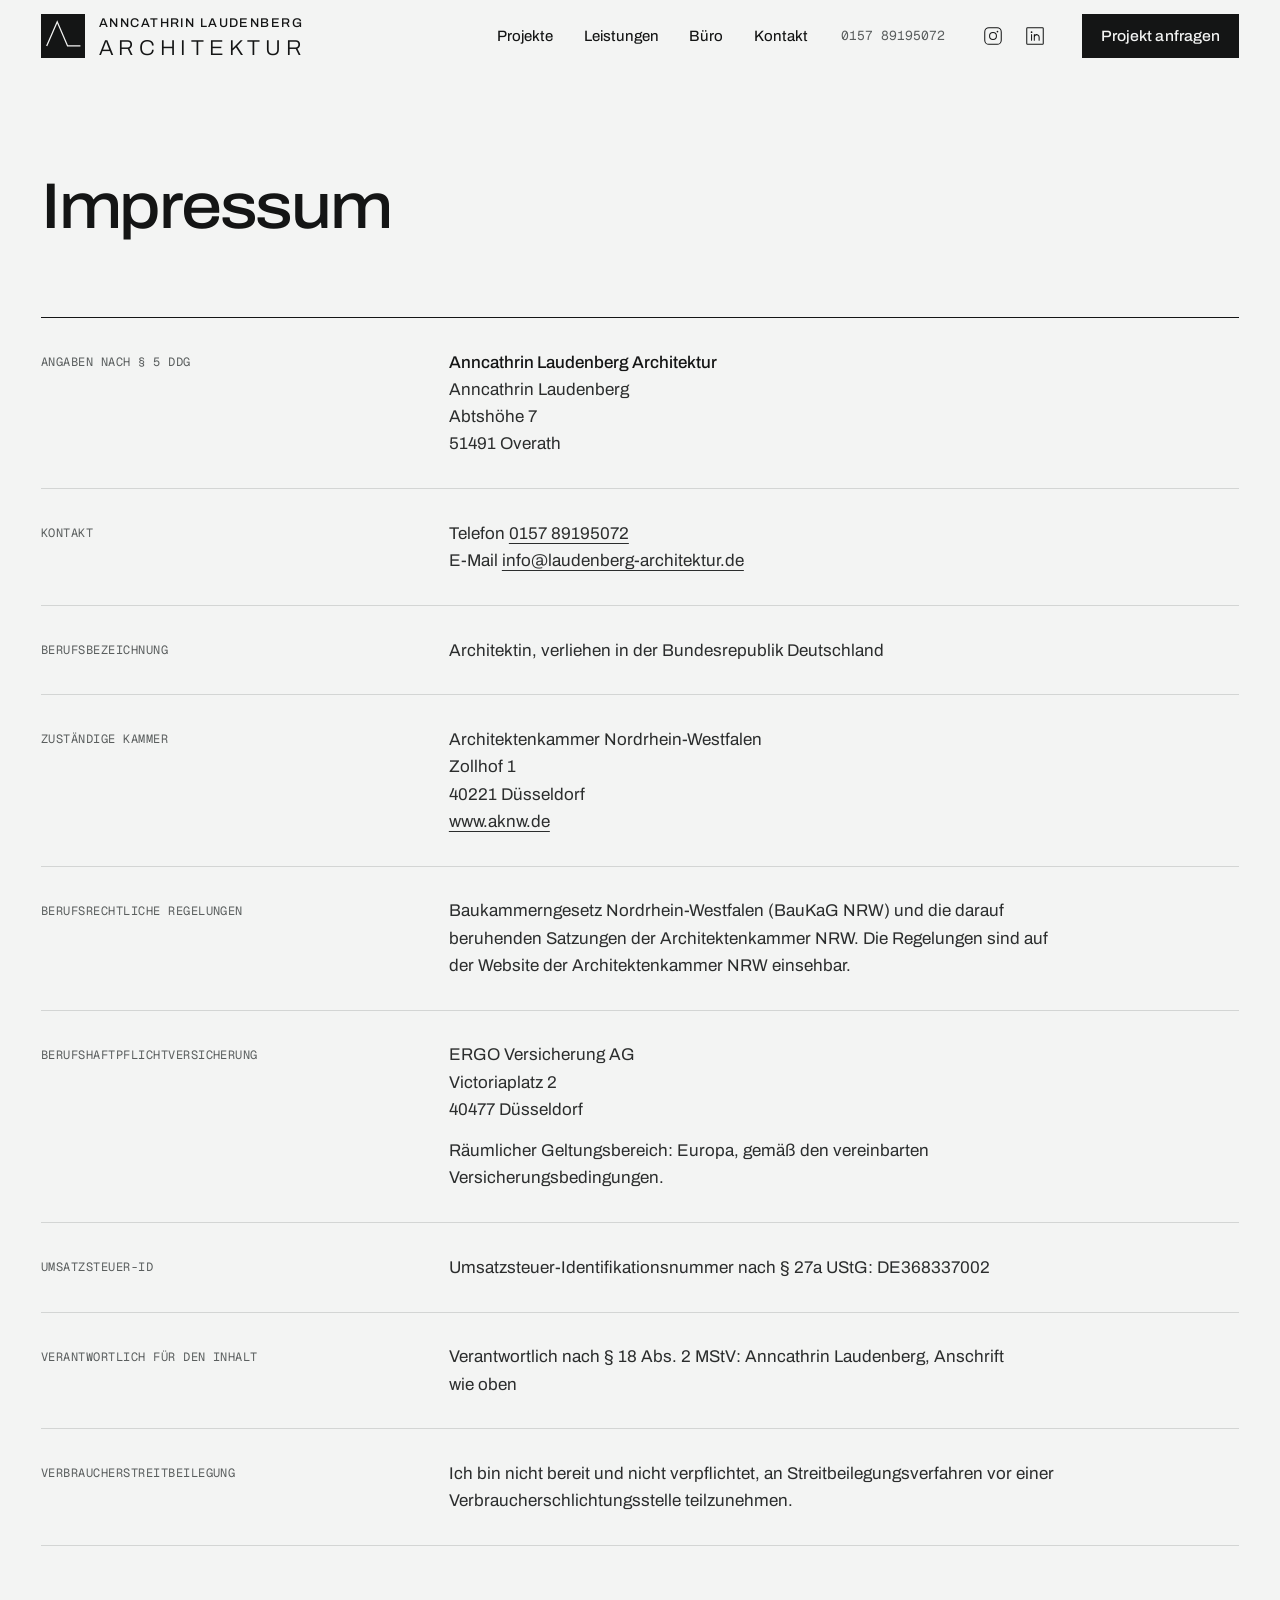
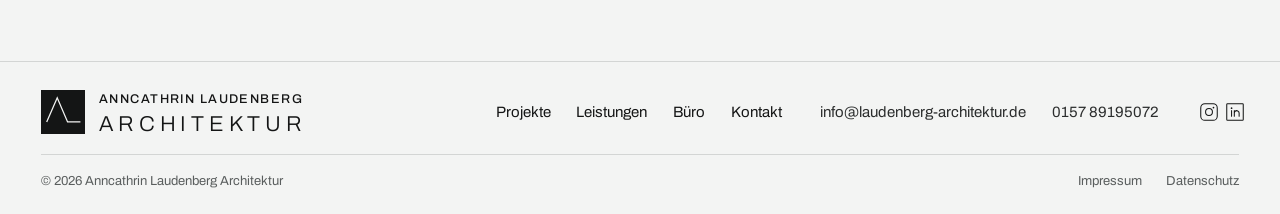
<file: impressum.html>
<!doctype html>
<html lang="de">
<head>
<meta charset="utf-8">
<meta name="viewport" content="width=device-width, initial-scale=1">
<title>Impressum | Anncathrin Laudenberg Architektur</title>
<meta name="description" content="Impressum von Anncathrin Laudenberg Architektur, Overath. Angaben nach § 5 DDG und berufsrechtliche Angaben.">
<link rel="canonical" href="https://www.laudenberg-architektur.de/impressum.html">
<meta property="og:type" content="website">
<meta property="og:locale" content="de_DE">
<meta property="og:title" content="Impressum | Anncathrin Laudenberg Architektur">
<meta property="og:description" content="Impressum von Anncathrin Laudenberg Architektur, Overath. Angaben nach § 5 DDG und berufsrechtliche Angaben.">
<meta property="og:image" content="https://www.laudenberg-architektur.de/assets/img/hero-anncathrin-laudenberg-architektin-2400.webp">
<meta name="theme-color" content="#f3f4f3">
<link rel="icon" href="favicon.ico" sizes="48x48">
<link rel="icon" href="favicon.svg" type="image/svg+xml">
<link rel="apple-touch-icon" href="apple-touch-icon.png">
<script>document.documentElement.classList.add("js")</script>
<link rel="preload" href="assets/fonts/archivo-latin-standard-normal.woff2" as="font" type="font/woff2" crossorigin>
<link rel="stylesheet" href="assets/site.css?v=09976885">
</head>
<body>

<a class="visually-hidden" href="#main">Zum Inhalt springen</a>

<header class="site-header" id="top">
  <div class="wrap">
    <a class="brand" href="index.html" aria-label="Anncathrin Laudenberg Architektur, zur Startseite">
      <svg class="brand__mark" viewBox="0 0 480 480" aria-hidden="true"><rect width="480" height="480"/><path d="M62 350 177 85l113 263h140"/></svg>
      <svg class="brand__type" viewBox="0 0 240 45" aria-hidden="true"><text class="t1" x="0" y="12.2" textLength="240" lengthAdjust="spacing">ANNCATHRIN LAUDENBERG</text><text class="t2" x="0" y="44.6" textLength="240" lengthAdjust="spacing">ARCHITEKTUR</text></svg>
    </a>
    <button class="nav-toggle" type="button" aria-expanded="false" aria-controls="site-nav" aria-label="Menü öffnen"><span class="burger" aria-hidden="true"><span></span><span></span></span></button>
    <nav class="nav" id="site-nav" aria-label="Hauptnavigation">
      <ul class="nav__links">
        <li style="--i:0"><a href="projekte.html">Projekte</a></li>
        <li style="--i:1"><a href="leistungen.html">Leistungen</a></li>
        <li style="--i:2"><a href="buero.html">Büro</a></li>
        <li style="--i:3"><a href="kontakt.html">Kontakt</a></li>
      </ul>
      <div class="nav__extra">
        <a href="mailto:info@laudenberg-architektur.de">info@laudenberg-architektur.de</a>
        <a href="tel:+4915789195072">0157 89195072</a>
        <span class="nav__social"><a href="https://www.instagram.com/al_architektur/" rel="noopener" target="_blank"><svg viewBox="0 0 256 256" fill="currentColor" aria-hidden="true"><path d="M128,82a46,46,0,1,0,46,46A46.06,46.06,0,0,0,128,82Zm0,80a34,34,0,1,1,34-34A34,34,0,0,1,128,162ZM176,26H80A54.06,54.06,0,0,0,26,80v96a54.06,54.06,0,0,0,54,54h96a54.06,54.06,0,0,0,54-54V80A54.06,54.06,0,0,0,176,26Zm42,150a42,42,0,0,1-42,42H80a42,42,0,0,1-42-42V80A42,42,0,0,1,80,38h96a42,42,0,0,1,42,42ZM190,76a10,10,0,1,1-10-10A10,10,0,0,1,190,76Z"/></svg>Instagram</a><a href="https://www.linkedin.com/in/anncathrin-laudenberg-b22871449/" rel="noopener" target="_blank"><svg viewBox="0 0 256 256" fill="currentColor" aria-hidden="true"><path d="M216,26H40A14,14,0,0,0,26,40V216a14,14,0,0,0,14,14H216a14,14,0,0,0,14-14V40A14,14,0,0,0,216,26Zm2,190a2,2,0,0,1-2,2H40a2,2,0,0,1-2-2V40a2,2,0,0,1,2-2H216a2,2,0,0,1,2,2ZM94,112v64a6,6,0,0,1-12,0V112a6,6,0,0,1,12,0Zm88,28v36a6,6,0,0,1-12,0V140a22,22,0,0,0-44,0v36a6,6,0,0,1-12,0V112a6,6,0,0,1,12,0v2.11A34,34,0,0,1,182,140ZM98,84A10,10,0,1,1,88,74,10,10,0,0,1,98,84Z"/></svg>LinkedIn</a></span>
      </div>
      <a class="nav__phone" href="tel:+4915789195072">0157 89195072</a>
      <span class="nav__icons"><a class="nav__ig" href="https://www.instagram.com/al_architektur/" rel="noopener" target="_blank" aria-label="Instagram: al_architektur"><svg viewBox="0 0 256 256" fill="currentColor" aria-hidden="true"><path d="M128,82a46,46,0,1,0,46,46A46.06,46.06,0,0,0,128,82Zm0,80a34,34,0,1,1,34-34A34,34,0,0,1,128,162ZM176,26H80A54.06,54.06,0,0,0,26,80v96a54.06,54.06,0,0,0,54,54h96a54.06,54.06,0,0,0,54-54V80A54.06,54.06,0,0,0,176,26Zm42,150a42,42,0,0,1-42,42H80a42,42,0,0,1-42-42V80A42,42,0,0,1,80,38h96a42,42,0,0,1,42,42ZM190,76a10,10,0,1,1-10-10A10,10,0,0,1,190,76Z"/></svg></a><a class="nav__ig" href="https://www.linkedin.com/in/anncathrin-laudenberg-b22871449/" rel="noopener" target="_blank" aria-label="LinkedIn: Anncathrin Laudenberg"><svg viewBox="0 0 256 256" fill="currentColor" aria-hidden="true"><path d="M216,26H40A14,14,0,0,0,26,40V216a14,14,0,0,0,14,14H216a14,14,0,0,0,14-14V40A14,14,0,0,0,216,26Zm2,190a2,2,0,0,1-2,2H40a2,2,0,0,1-2-2V40a2,2,0,0,1,2-2H216a2,2,0,0,1,2,2ZM94,112v64a6,6,0,0,1-12,0V112a6,6,0,0,1,12,0Zm88,28v36a6,6,0,0,1-12,0V140a22,22,0,0,0-44,0v36a6,6,0,0,1-12,0V112a6,6,0,0,1,12,0v2.11A34,34,0,0,1,182,140ZM98,84A10,10,0,1,1,88,74,10,10,0,0,1,98,84Z"/></svg></a></span>
      <a class="btn btn--solid" href="kontakt.html">Projekt anfragen</a>
    </nav>
  </div>
</header>

<main id="main">

  <section class="legal" aria-labelledby="legal-title">
    <div class="wrap grid">
      <h1 id="legal-title">Impressum</h1>
      <dl class="legal__list">
        <div class="legal__row"><dt>Angaben nach § 5 DDG</dt><dd><p><strong>Anncathrin Laudenberg Architektur</strong><br>Anncathrin Laudenberg<br>Abtshöhe 7<br>51491 Overath</p></dd></div>
        <div class="legal__row"><dt>Kontakt</dt><dd><p>Telefon <a href="tel:+4915789195072">0157 89195072</a><br>E-Mail <a href="mailto:info@laudenberg-architektur.de">info@laudenberg-architektur.de</a></p></dd></div>
        <div class="legal__row"><dt>Berufsbezeichnung</dt><dd><p>Architektin, verliehen in der Bundesrepublik Deutschland</p></dd></div>
        <div class="legal__row"><dt>Zuständige Kammer</dt><dd><p>Architektenkammer Nordrhein-Westfalen<br>Zollhof 1<br>40221 Düsseldorf<br><a href="https://www.aknw.de" rel="noopener" target="_blank">www.aknw.de</a></p></dd></div>
        <div class="legal__row"><dt>Berufsrechtliche Regelungen</dt><dd><p>Baukammerngesetz Nordrhein-Westfalen (BauKaG NRW) und die darauf beruhenden Satzungen der Architektenkammer NRW. Die Regelungen sind auf der Website der Architektenkammer NRW einsehbar.</p></dd></div>
        <div class="legal__row"><dt>Berufshaftpflichtversicherung</dt><dd><p>ERGO Versicherung AG<br>Victoriaplatz 2<br>40477 Düsseldorf</p><p>Räumlicher Geltungsbereich: Europa, gemäß den vereinbarten Versicherungsbedingungen.</p></dd></div>
        <div class="legal__row"><dt>Umsatzsteuer-ID</dt><dd><p>Umsatzsteuer-Identifikationsnummer nach § 27a UStG: DE368337002</p></dd></div>
        <div class="legal__row"><dt>Verantwortlich für den Inhalt</dt><dd><p>Verantwortlich nach § 18 Abs. 2 MStV: Anncathrin Laudenberg, Anschrift wie oben</p></dd></div>
        <div class="legal__row"><dt>Verbraucherstreitbeilegung</dt><dd><p>Ich bin nicht bereit und nicht verpflichtet, an Streitbeilegungsverfahren vor einer Verbraucherschlichtungsstelle teilzunehmen.</p></dd></div>
      </dl>

    </div>
  </section>

</main>

<footer class="site-footer">
  <div class="wrap">
    <div class="footer__main">
      <a class="brand" href="index.html" aria-label="Anncathrin Laudenberg Architektur, zur Startseite">
        <svg class="brand__mark" viewBox="0 0 480 480" aria-hidden="true"><rect width="480" height="480"/><path d="M62 350 177 85l113 263h140"/></svg>
        <svg class="brand__type" viewBox="0 0 240 45" aria-hidden="true"><text class="t1" x="0" y="12.2" textLength="240" lengthAdjust="spacing">ANNCATHRIN LAUDENBERG</text><text class="t2" x="0" y="44.6" textLength="240" lengthAdjust="spacing">ARCHITEKTUR</text></svg>
      </a>
      <nav class="footer__nav" aria-label="Seiten">
        <a href="projekte.html">Projekte</a>
        <a href="leistungen.html">Leistungen</a>
        <a href="buero.html">Büro</a>
        <a href="kontakt.html">Kontakt</a>
      </nav>
      <div class="footer__contact">
        <a href="mailto:info@laudenberg-architektur.de">info@laudenberg-architektur.de</a>
        <a href="tel:+4915789195072">0157 89195072</a>
      </div>
      <div class="footer__social">
        <a class="nav__ig" href="https://www.instagram.com/al_architektur/" rel="noopener" target="_blank" aria-label="Instagram: al_architektur"><svg viewBox="0 0 256 256" fill="currentColor" aria-hidden="true"><path d="M128,82a46,46,0,1,0,46,46A46.06,46.06,0,0,0,128,82Zm0,80a34,34,0,1,1,34-34A34,34,0,0,1,128,162ZM176,26H80A54.06,54.06,0,0,0,26,80v96a54.06,54.06,0,0,0,54,54h96a54.06,54.06,0,0,0,54-54V80A54.06,54.06,0,0,0,176,26Zm42,150a42,42,0,0,1-42,42H80a42,42,0,0,1-42-42V80A42,42,0,0,1,80,38h96a42,42,0,0,1,42,42ZM190,76a10,10,0,1,1-10-10A10,10,0,0,1,190,76Z"/></svg></a>
        <a class="nav__ig" href="https://www.linkedin.com/in/anncathrin-laudenberg-b22871449/" rel="noopener" target="_blank" aria-label="LinkedIn: Anncathrin Laudenberg"><svg viewBox="0 0 256 256" fill="currentColor" aria-hidden="true"><path d="M216,26H40A14,14,0,0,0,26,40V216a14,14,0,0,0,14,14H216a14,14,0,0,0,14-14V40A14,14,0,0,0,216,26Zm2,190a2,2,0,0,1-2,2H40a2,2,0,0,1-2-2V40a2,2,0,0,1,2-2H216a2,2,0,0,1,2,2ZM94,112v64a6,6,0,0,1-12,0V112a6,6,0,0,1,12,0Zm88,28v36a6,6,0,0,1-12,0V140a22,22,0,0,0-44,0v36a6,6,0,0,1-12,0V112a6,6,0,0,1,12,0v2.11A34,34,0,0,1,182,140ZM98,84A10,10,0,1,1,88,74,10,10,0,0,1,98,84Z"/></svg></a>
      </div>
    </div>
    <div class="footer__legal">
      <span>© 2026 Anncathrin Laudenberg Architektur</span>
      <nav aria-label="Rechtliches"><a href="impressum.html" aria-current="page">Impressum</a><a href="datenschutz.html">Datenschutz</a></nav>
    </div>
  </div>
</footer>

<script src="assets/site.js?v=09976885" defer></script>
</body>
</html>
</file>
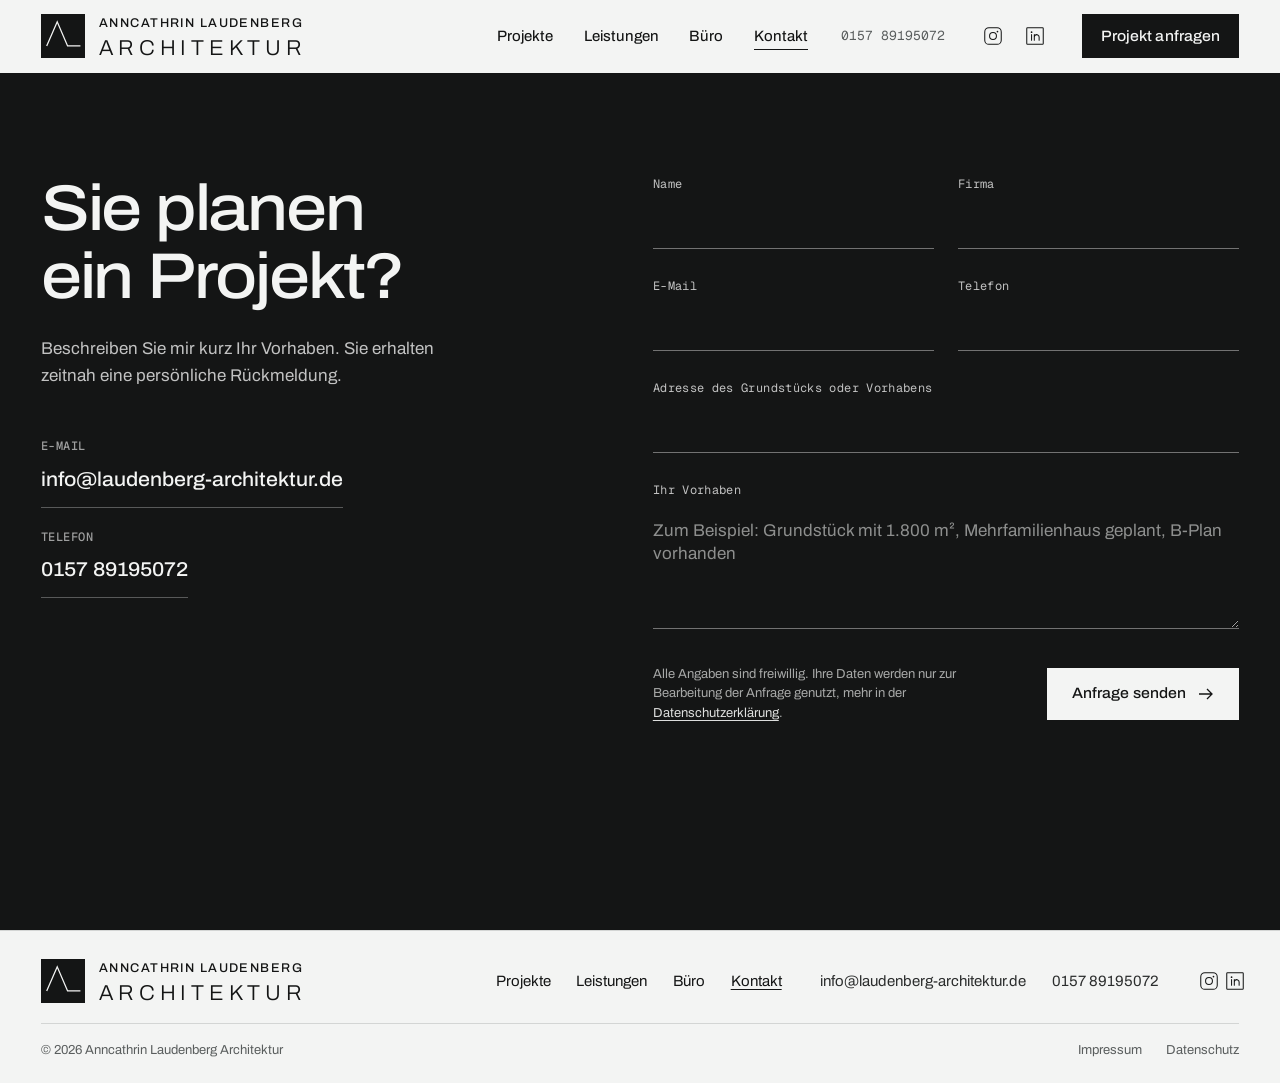
<file: kontakt.html>
<!doctype html>
<html lang="de">
<head>
<meta charset="utf-8">
<meta name="viewport" content="width=device-width, initial-scale=1">
<title>Kontakt | Anncathrin Laudenberg Architektur</title>
<meta name="description" content="Projekt anfragen bei Anncathrin Laudenberg Architektur: per Formular, E-Mail an info@laudenberg-architektur.de oder telefonisch unter 0157 89195072.">
<link rel="canonical" href="https://www.laudenberg-architektur.de/kontakt.html">
<meta property="og:type" content="website">
<meta property="og:locale" content="de_DE">
<meta property="og:title" content="Kontakt | Anncathrin Laudenberg Architektur">
<meta property="og:description" content="Projekt anfragen bei Anncathrin Laudenberg Architektur: per Formular, E-Mail an info@laudenberg-architektur.de oder telefonisch unter 0157 89195072.">
<meta property="og:image" content="https://www.laudenberg-architektur.de/assets/img/hero-anncathrin-laudenberg-architektin-2400.webp">
<meta name="theme-color" content="#f3f4f3">
<link rel="icon" href="favicon.ico" sizes="48x48">
<link rel="icon" href="favicon.svg" type="image/svg+xml">
<link rel="apple-touch-icon" href="apple-touch-icon.png">
<script>document.documentElement.classList.add("js")</script>
<link rel="preload" href="assets/fonts/archivo-latin-standard-normal.woff2" as="font" type="font/woff2" crossorigin>
<link rel="stylesheet" href="assets/site.css?v=09976885">
</head>
<body>

<a class="visually-hidden" href="#main">Zum Inhalt springen</a>

<header class="site-header" id="top">
  <div class="wrap">
    <a class="brand" href="index.html" aria-label="Anncathrin Laudenberg Architektur, zur Startseite">
      <svg class="brand__mark" viewBox="0 0 480 480" aria-hidden="true"><rect width="480" height="480"/><path d="M62 350 177 85l113 263h140"/></svg>
      <svg class="brand__type" viewBox="0 0 240 45" aria-hidden="true"><text class="t1" x="0" y="12.2" textLength="240" lengthAdjust="spacing">ANNCATHRIN LAUDENBERG</text><text class="t2" x="0" y="44.6" textLength="240" lengthAdjust="spacing">ARCHITEKTUR</text></svg>
    </a>
    <button class="nav-toggle" type="button" aria-expanded="false" aria-controls="site-nav" aria-label="Menü öffnen"><span class="burger" aria-hidden="true"><span></span><span></span></span></button>
    <nav class="nav" id="site-nav" aria-label="Hauptnavigation">
      <ul class="nav__links">
        <li style="--i:0"><a href="projekte.html">Projekte</a></li>
        <li style="--i:1"><a href="leistungen.html">Leistungen</a></li>
        <li style="--i:2"><a href="buero.html">Büro</a></li>
        <li style="--i:3"><a href="kontakt.html" aria-current="page">Kontakt</a></li>
      </ul>
      <div class="nav__extra">
        <a href="mailto:info@laudenberg-architektur.de">info@laudenberg-architektur.de</a>
        <a href="tel:+4915789195072">0157 89195072</a>
        <span class="nav__social"><a href="https://www.instagram.com/al_architektur/" rel="noopener" target="_blank"><svg viewBox="0 0 256 256" fill="currentColor" aria-hidden="true"><path d="M128,82a46,46,0,1,0,46,46A46.06,46.06,0,0,0,128,82Zm0,80a34,34,0,1,1,34-34A34,34,0,0,1,128,162ZM176,26H80A54.06,54.06,0,0,0,26,80v96a54.06,54.06,0,0,0,54,54h96a54.06,54.06,0,0,0,54-54V80A54.06,54.06,0,0,0,176,26Zm42,150a42,42,0,0,1-42,42H80a42,42,0,0,1-42-42V80A42,42,0,0,1,80,38h96a42,42,0,0,1,42,42ZM190,76a10,10,0,1,1-10-10A10,10,0,0,1,190,76Z"/></svg>Instagram</a><a href="https://www.linkedin.com/in/anncathrin-laudenberg-b22871449/" rel="noopener" target="_blank"><svg viewBox="0 0 256 256" fill="currentColor" aria-hidden="true"><path d="M216,26H40A14,14,0,0,0,26,40V216a14,14,0,0,0,14,14H216a14,14,0,0,0,14-14V40A14,14,0,0,0,216,26Zm2,190a2,2,0,0,1-2,2H40a2,2,0,0,1-2-2V40a2,2,0,0,1,2-2H216a2,2,0,0,1,2,2ZM94,112v64a6,6,0,0,1-12,0V112a6,6,0,0,1,12,0Zm88,28v36a6,6,0,0,1-12,0V140a22,22,0,0,0-44,0v36a6,6,0,0,1-12,0V112a6,6,0,0,1,12,0v2.11A34,34,0,0,1,182,140ZM98,84A10,10,0,1,1,88,74,10,10,0,0,1,98,84Z"/></svg>LinkedIn</a></span>
      </div>
      <a class="nav__phone" href="tel:+4915789195072">0157 89195072</a>
      <span class="nav__icons"><a class="nav__ig" href="https://www.instagram.com/al_architektur/" rel="noopener" target="_blank" aria-label="Instagram: al_architektur"><svg viewBox="0 0 256 256" fill="currentColor" aria-hidden="true"><path d="M128,82a46,46,0,1,0,46,46A46.06,46.06,0,0,0,128,82Zm0,80a34,34,0,1,1,34-34A34,34,0,0,1,128,162ZM176,26H80A54.06,54.06,0,0,0,26,80v96a54.06,54.06,0,0,0,54,54h96a54.06,54.06,0,0,0,54-54V80A54.06,54.06,0,0,0,176,26Zm42,150a42,42,0,0,1-42,42H80a42,42,0,0,1-42-42V80A42,42,0,0,1,80,38h96a42,42,0,0,1,42,42ZM190,76a10,10,0,1,1-10-10A10,10,0,0,1,190,76Z"/></svg></a><a class="nav__ig" href="https://www.linkedin.com/in/anncathrin-laudenberg-b22871449/" rel="noopener" target="_blank" aria-label="LinkedIn: Anncathrin Laudenberg"><svg viewBox="0 0 256 256" fill="currentColor" aria-hidden="true"><path d="M216,26H40A14,14,0,0,0,26,40V216a14,14,0,0,0,14,14H216a14,14,0,0,0,14-14V40A14,14,0,0,0,216,26Zm2,190a2,2,0,0,1-2,2H40a2,2,0,0,1-2-2V40a2,2,0,0,1,2-2H216a2,2,0,0,1,2,2ZM94,112v64a6,6,0,0,1-12,0V112a6,6,0,0,1,12,0Zm88,28v36a6,6,0,0,1-12,0V140a22,22,0,0,0-44,0v36a6,6,0,0,1-12,0V112a6,6,0,0,1,12,0v2.11A34,34,0,0,1,182,140ZM98,84A10,10,0,1,1,88,74,10,10,0,0,1,98,84Z"/></svg></a></span>
      <a class="btn btn--solid" href="kontakt.html">Projekt anfragen</a>
    </nav>
  </div>
</header>

<main id="main">
  <section class="contact contact--page" aria-labelledby="contact-title">
    <div class="wrap grid">
      <div class="contact__copy">
        <h1 id="contact-title">Sie planen ein Projekt?</h1>
        <p>Beschreiben Sie mir kurz Ihr Vorhaben. Sie erhalten zeitnah eine persönliche Rückmeldung.</p>
        <div class="contact__direct">
          <a href="mailto:info@laudenberg-architektur.de"><span>E-Mail</span>info@laudenberg-architektur.de</a>
          <a href="tel:+4915789195072"><span>Telefon</span>0157 89195072</a>
        </div>
      </div>

      <form class="form" id="anfrage" action="mailto:info@laudenberg-architektur.de" method="post" novalidate>
        <div class="field"><label for="f-name">Name</label><input id="f-name" name="name" type="text" autocomplete="name"></div>
        <div class="field"><label for="f-firma">Firma</label><input id="f-firma" name="firma" type="text" autocomplete="organization"></div>
        <div class="field"><label for="f-mail">E-Mail</label><input id="f-mail" name="email" type="email" autocomplete="email" inputmode="email"></div>
        <div class="field"><label for="f-tel">Telefon</label><input id="f-tel" name="telefon" type="tel" autocomplete="tel" inputmode="tel"></div>
        <div class="field field--full"><label for="f-ort">Adresse des Grundstücks oder Vorhabens</label><input id="f-ort" name="adresse" type="text" autocomplete="street-address"></div>
        <div class="field field--full"><label for="f-text">Ihr Vorhaben</label><textarea id="f-text" name="vorhaben" rows="4" placeholder="Zum Beispiel: Grundstück mit 1.800 m², Mehrfamilienhaus geplant, B-Plan vorhanden"></textarea></div>
        <div class="form__foot">
          <small>Alle Angaben sind freiwillig. Ihre Daten werden nur zur Bearbeitung der Anfrage genutzt, mehr in der <a href="datenschutz.html">Datenschutzerklärung</a>.</small>
          <button class="btn btn--solid" type="submit">Anfrage senden
            <svg viewBox="0 0 16 16" fill="none" aria-hidden="true"><path d="M1 8h13M9 3l5 5-5 5" stroke="currentColor" stroke-width="1.3"/></svg>
          </button>
        </div>
        <p class="form__status" role="status" aria-live="polite"></p>
      </form>
    </div>
  </section>

</main>

<footer class="site-footer">
  <div class="wrap">
    <div class="footer__main">
      <a class="brand" href="index.html" aria-label="Anncathrin Laudenberg Architektur, zur Startseite">
        <svg class="brand__mark" viewBox="0 0 480 480" aria-hidden="true"><rect width="480" height="480"/><path d="M62 350 177 85l113 263h140"/></svg>
        <svg class="brand__type" viewBox="0 0 240 45" aria-hidden="true"><text class="t1" x="0" y="12.2" textLength="240" lengthAdjust="spacing">ANNCATHRIN LAUDENBERG</text><text class="t2" x="0" y="44.6" textLength="240" lengthAdjust="spacing">ARCHITEKTUR</text></svg>
      </a>
      <nav class="footer__nav" aria-label="Seiten">
        <a href="projekte.html">Projekte</a>
        <a href="leistungen.html">Leistungen</a>
        <a href="buero.html">Büro</a>
        <a href="kontakt.html" aria-current="page">Kontakt</a>
      </nav>
      <div class="footer__contact">
        <a href="mailto:info@laudenberg-architektur.de">info@laudenberg-architektur.de</a>
        <a href="tel:+4915789195072">0157 89195072</a>
      </div>
      <div class="footer__social">
        <a class="nav__ig" href="https://www.instagram.com/al_architektur/" rel="noopener" target="_blank" aria-label="Instagram: al_architektur"><svg viewBox="0 0 256 256" fill="currentColor" aria-hidden="true"><path d="M128,82a46,46,0,1,0,46,46A46.06,46.06,0,0,0,128,82Zm0,80a34,34,0,1,1,34-34A34,34,0,0,1,128,162ZM176,26H80A54.06,54.06,0,0,0,26,80v96a54.06,54.06,0,0,0,54,54h96a54.06,54.06,0,0,0,54-54V80A54.06,54.06,0,0,0,176,26Zm42,150a42,42,0,0,1-42,42H80a42,42,0,0,1-42-42V80A42,42,0,0,1,80,38h96a42,42,0,0,1,42,42ZM190,76a10,10,0,1,1-10-10A10,10,0,0,1,190,76Z"/></svg></a>
        <a class="nav__ig" href="https://www.linkedin.com/in/anncathrin-laudenberg-b22871449/" rel="noopener" target="_blank" aria-label="LinkedIn: Anncathrin Laudenberg"><svg viewBox="0 0 256 256" fill="currentColor" aria-hidden="true"><path d="M216,26H40A14,14,0,0,0,26,40V216a14,14,0,0,0,14,14H216a14,14,0,0,0,14-14V40A14,14,0,0,0,216,26Zm2,190a2,2,0,0,1-2,2H40a2,2,0,0,1-2-2V40a2,2,0,0,1,2-2H216a2,2,0,0,1,2,2ZM94,112v64a6,6,0,0,1-12,0V112a6,6,0,0,1,12,0Zm88,28v36a6,6,0,0,1-12,0V140a22,22,0,0,0-44,0v36a6,6,0,0,1-12,0V112a6,6,0,0,1,12,0v2.11A34,34,0,0,1,182,140ZM98,84A10,10,0,1,1,88,74,10,10,0,0,1,98,84Z"/></svg></a>
      </div>
    </div>
    <div class="footer__legal">
      <span>© 2026 Anncathrin Laudenberg Architektur</span>
      <nav aria-label="Rechtliches"><a href="impressum.html">Impressum</a><a href="datenschutz.html">Datenschutz</a></nav>
    </div>
  </div>
</footer>

<script src="assets/site.js?v=09976885" defer></script>
</body>
</html>
</file>
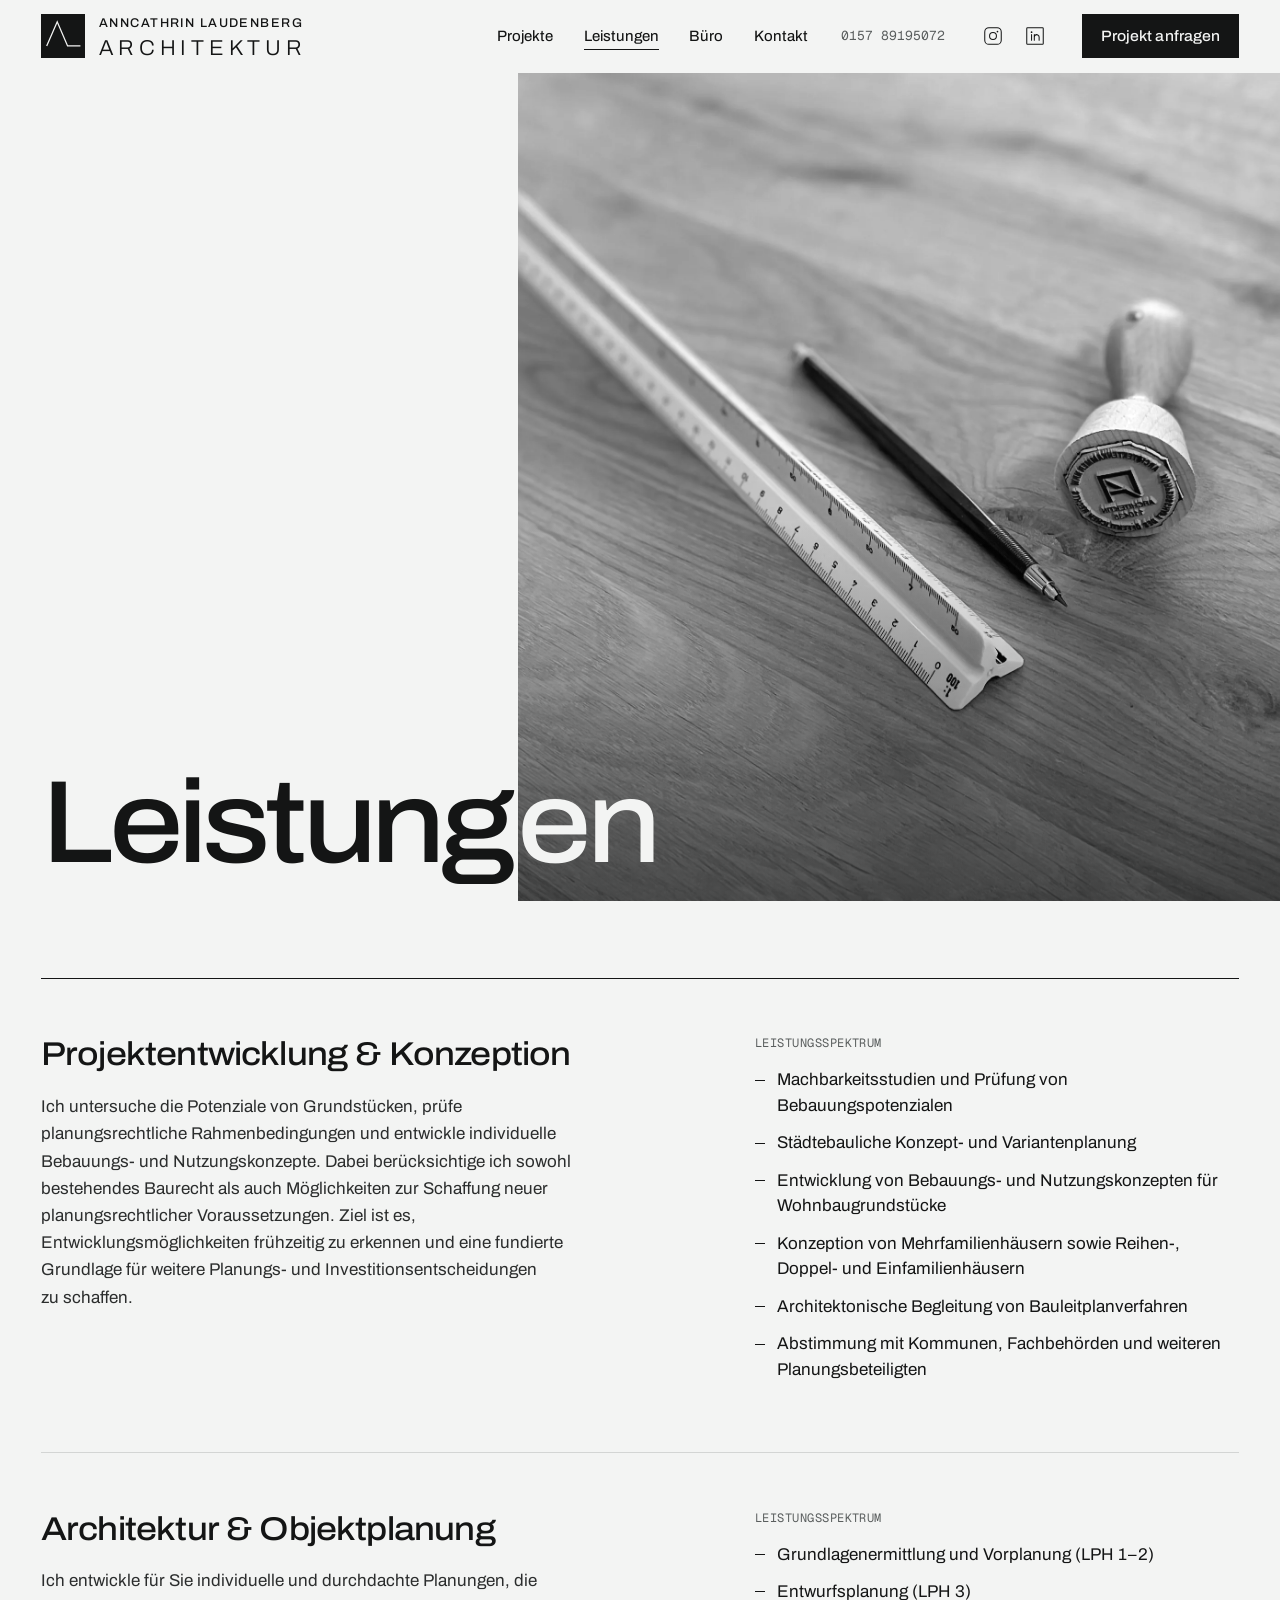
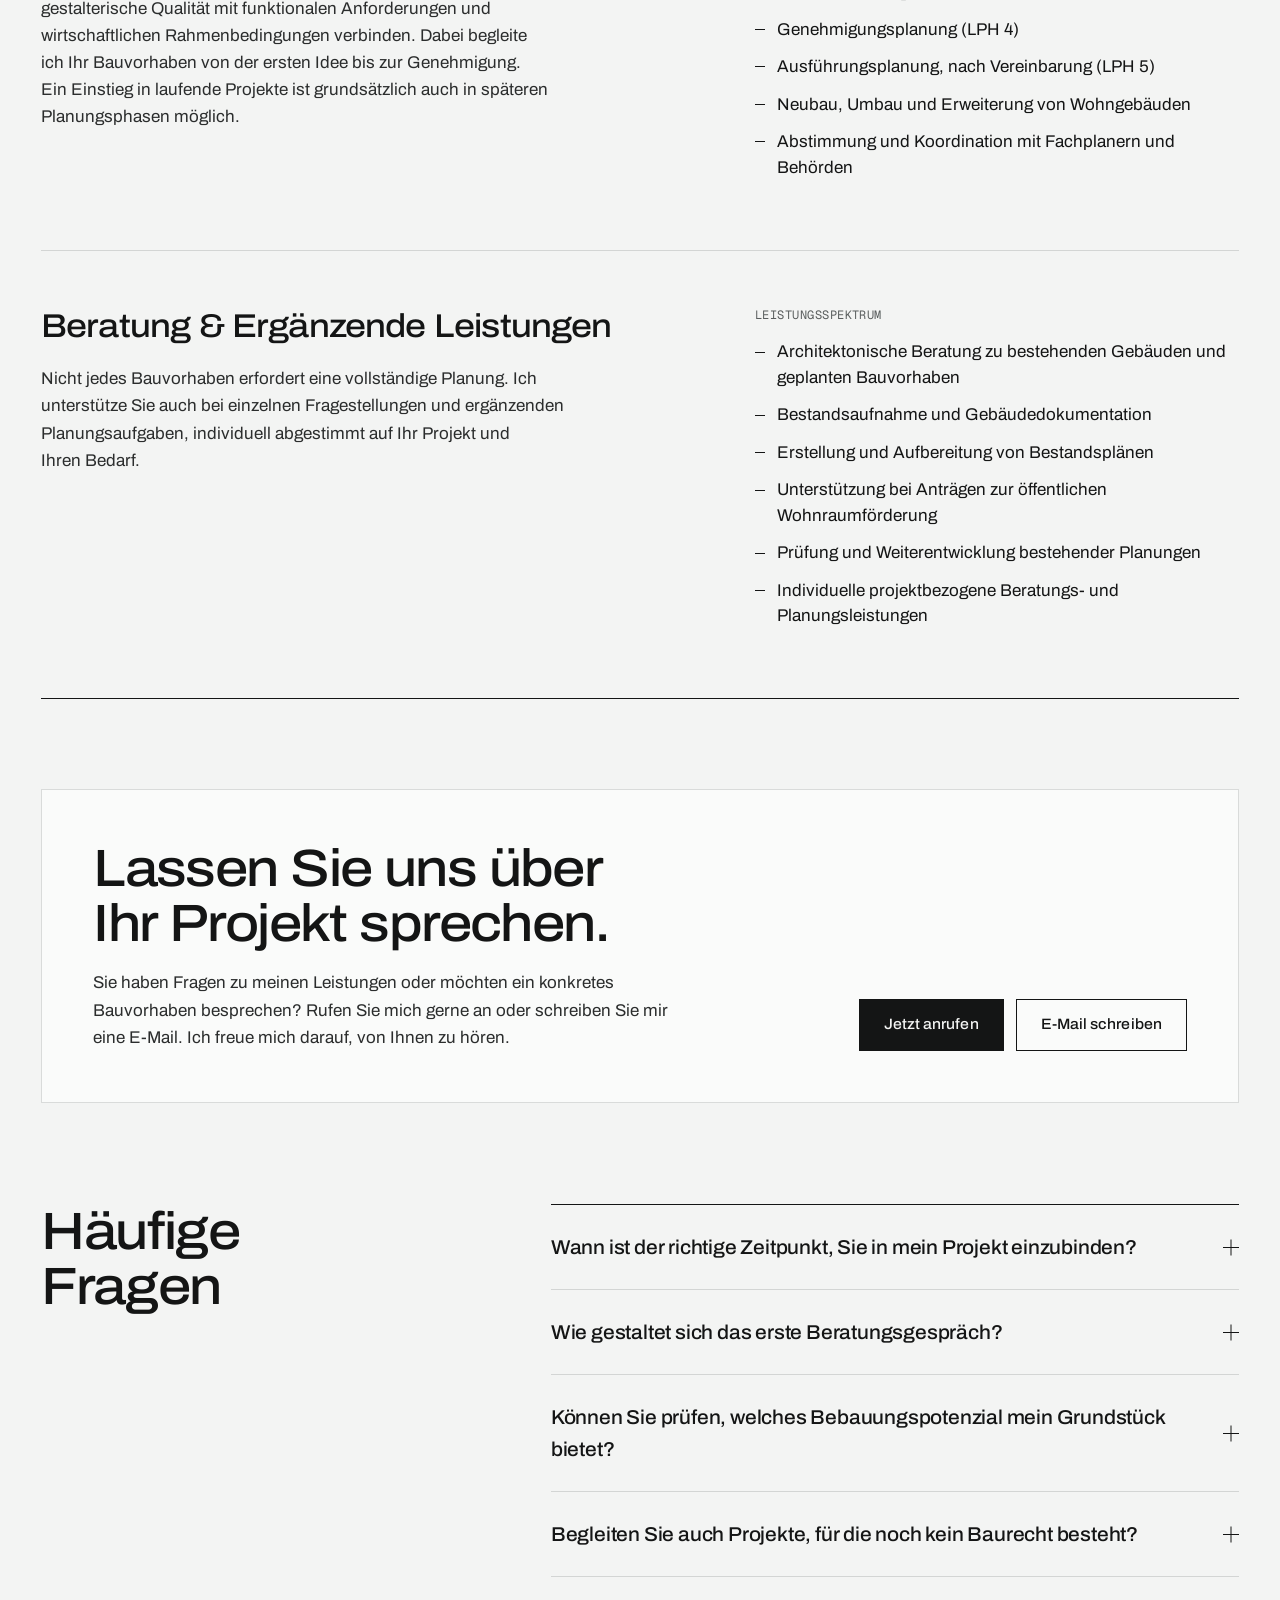
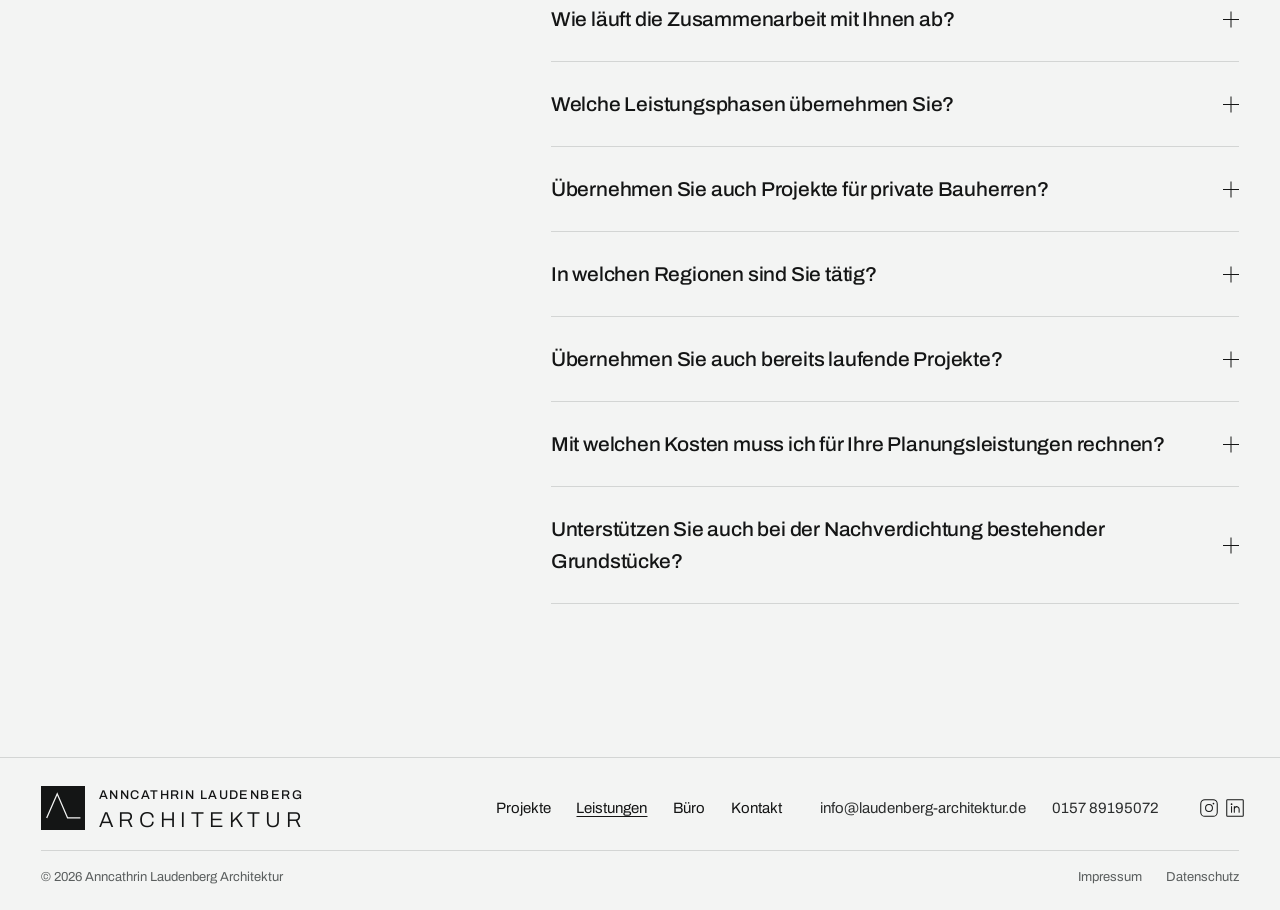
<file: leistungen.html>
<!doctype html>
<html lang="de">
<head>
<meta charset="utf-8">
<meta name="viewport" content="width=device-width, initial-scale=1">
<title>Leistungen: Projektentwicklung, Objektplanung und Beratung | Anncathrin Laudenberg Architektur</title>
<meta name="description" content="Projektentwicklung und Konzeption, Architektur und Objektplanung (LPH 1 bis 4) sowie Beratung und ergänzende Leistungen. Architektin im Großraum Köln/Bonn, deutschlandweit tätig.">
<link rel="canonical" href="https://www.laudenberg-architektur.de/leistungen.html">
<meta property="og:type" content="website">
<meta property="og:locale" content="de_DE">
<meta property="og:title" content="Leistungen: Projektentwicklung, Objektplanung und Beratung | Anncathrin Laudenberg Architektur">
<meta property="og:description" content="Projektentwicklung und Konzeption, Architektur und Objektplanung (LPH 1 bis 4) sowie Beratung und ergänzende Leistungen. Architektin im Großraum Köln/Bonn, deutschlandweit tätig.">
<meta property="og:image" content="https://www.laudenberg-architektur.de/assets/img/hero-anncathrin-laudenberg-architektin-2400.webp">
<meta name="theme-color" content="#f3f4f3">
<link rel="icon" href="favicon.ico" sizes="48x48">
<link rel="icon" href="favicon.svg" type="image/svg+xml">
<link rel="apple-touch-icon" href="apple-touch-icon.png">
<script>document.documentElement.classList.add("js")</script>
<link rel="preload" href="assets/fonts/archivo-latin-standard-normal.woff2" as="font" type="font/woff2" crossorigin>
<link rel="stylesheet" href="assets/site.css?v=09976885">
<script type="application/ld+json">
{
  "@context": "https://schema.org",
  "@type": "FAQPage",
  "mainEntity": [
    {
      "@type": "Question",
      "name": "Wann ist der richtige Zeitpunkt, Sie in mein Projekt einzubinden?",
      "acceptedAnswer": {
        "@type": "Answer",
        "text": "Idealerweise bereits in einer frühen Projektphase. Ich unterstütze Sie bei der Bewertung von Grundstücken, der Prüfung von Bebauungsmöglichkeiten und der Entwicklung erster Konzepte. So können Potenziale und mögliche Herausforderungen frühzeitig erkannt und bei weiteren Entscheidungen berücksichtigt werden."
      }
    },
    {
      "@type": "Question",
      "name": "Wie gestaltet sich das erste Beratungsgespräch?",
      "acceptedAnswer": {
        "@type": "Answer",
        "text": "In einem ersten Gespräch besprechen wir Ihr Vorhaben, den aktuellen Planungsstand und Ihre Vorstellungen. Gemeinsam klären wir, welche Unterstützung Sie benötigen und wie die nächsten Schritte aussehen könnten. Auf dieser Grundlage kann ich Ihnen ein individuelles Angebot für die gewünschten Leistungen erstellen."
      }
    },
    {
      "@type": "Question",
      "name": "Können Sie prüfen, welches Bebauungspotenzial mein Grundstück bietet?",
      "acceptedAnswer": {
        "@type": "Answer",
        "text": "Ja. Im Rahmen von Machbarkeitsstudien prüfe ich die planungsrechtlichen Rahmenbedingungen und untersuche verschiedene Bebauungsmöglichkeiten. Dabei berücksichtige ich sowohl die bauliche Ausnutzung als auch funktionale und wirtschaftliche Aspekte, um eine fundierte Grundlage für Ihre weiteren Entscheidungen zu schaffen."
      }
    },
    {
      "@type": "Question",
      "name": "Begleiten Sie auch Projekte, für die noch kein Baurecht besteht?",
      "acceptedAnswer": {
        "@type": "Answer",
        "text": "Ja. Ich entwickle städtebauliche Konzepte für Grundstücke, auf denen die planungsrechtlichen Voraussetzungen für eine Bebauung zunächst geschaffen oder angepasst werden müssen. Die erforderlichen Bauleitplanverfahren begleite ich dabei ausschließlich aus architektonischer Sicht. Die eigentliche Bauleitplanung erfolgt durch entsprechend qualifizierte Fachplaner."
      }
    },
    {
      "@type": "Question",
      "name": "Wie läuft die Zusammenarbeit mit Ihnen ab?",
      "acceptedAnswer": {
        "@type": "Answer",
        "text": "Die Zusammenarbeit ist geprägt von persönlicher Betreuung, direkter Kommunikation und kurzen Abstimmungswegen. Als Inhaberin meines Büros bin ich während des gesamten Planungsprozesses Ihre zentrale Ansprechpartnerin. Je nach Projektumfang arbeite ich mit einem Netzwerk aus Fachplanern und weiteren Projektbeteiligten zusammen, um eine zuverlässige und effiziente Planung sicherzustellen."
      }
    },
    {
      "@type": "Question",
      "name": "Welche Leistungsphasen übernehmen Sie?",
      "acceptedAnswer": {
        "@type": "Answer",
        "text": "Mein Schwerpunkt liegt in den Leistungsphasen 1–4 der HOAI – von der Grundlagenermittlung über die Entwurfsplanung bis zur Genehmigungsplanung. Die Ausführungsplanung (LPH 5) übernehme ich nur nach individueller Vereinbarung. Dabei können sowohl einzelne Leistungsphasen als auch zusammenhängende Planungsleistungen beauftragt werden."
      }
    },
    {
      "@type": "Question",
      "name": "Übernehmen Sie auch Projekte für private Bauherren?",
      "acceptedAnswer": {
        "@type": "Answer",
        "text": "Selbstverständlich. Ich begleite auch private Bauherren bei der Planung ihres individuellen Bauvorhabens – vom Neubau eines Einfamilienhauses bis zum Umbau oder zur Erweiterung bestehender Wohngebäude. Dabei stehen Ihre persönlichen Wünsche und Anforderungen im Mittelpunkt."
      }
    },
    {
      "@type": "Question",
      "name": "In welchen Regionen sind Sie tätig?",
      "acceptedAnswer": {
        "@type": "Answer",
        "text": "Mein regionaler Schwerpunkt liegt im Großraum Köln/Bonn. Grundsätzlich bin ich jedoch deutschlandweit tätig und begleite Sie gerne auch bei Projekten außerhalb dieser Region."
      }
    },
    {
      "@type": "Question",
      "name": "Übernehmen Sie auch bereits laufende Projekte?",
      "acceptedAnswer": {
        "@type": "Answer",
        "text": "Ein Einstieg in bereits laufende Projekte ist grundsätzlich möglich, hängt jedoch vom jeweiligen Projekt, dem bisherigen Planungsstand und den konkreten Anforderungen ab. Gerne prüfe ich gemeinsam mit Ihnen, ob und in welchem Umfang eine Übernahme oder Weiterführung der Planung möglich ist."
      }
    },
    {
      "@type": "Question",
      "name": "Mit welchen Kosten muss ich für Ihre Planungsleistungen rechnen?",
      "acceptedAnswer": {
        "@type": "Answer",
        "text": "Die Kosten richten sich nach Art und Umfang Ihres Bauvorhabens sowie den gewünschten Planungsleistungen. Nach einem ersten Austausch erstelle ich Ihnen gerne ein individuelles und transparentes Angebot."
      }
    },
    {
      "@type": "Question",
      "name": "Unterstützen Sie auch bei der Nachverdichtung bestehender Grundstücke?",
      "acceptedAnswer": {
        "@type": "Answer",
        "text": "Ja. Ich prüfe die Möglichkeiten zur Nachverdichtung bestehender Grundstücke sowie zur Umnutzung, Erweiterung oder Aufstockung vorhandener Gebäude. Dabei berücksichtige ich die baulichen Gegebenheiten und planungsrechtlichen Rahmenbedingungen und entwickle darauf abgestimmte Konzepte, um vorhandene Potenziale bestmöglich zu nutzen."
      }
    }
  ]
}
</script>
</head>
<body>

<a class="visually-hidden" href="#main">Zum Inhalt springen</a>

<header class="site-header" id="top">
  <div class="wrap">
    <a class="brand" href="index.html" aria-label="Anncathrin Laudenberg Architektur, zur Startseite">
      <svg class="brand__mark" viewBox="0 0 480 480" aria-hidden="true"><rect width="480" height="480"/><path d="M62 350 177 85l113 263h140"/></svg>
      <svg class="brand__type" viewBox="0 0 240 45" aria-hidden="true"><text class="t1" x="0" y="12.2" textLength="240" lengthAdjust="spacing">ANNCATHRIN LAUDENBERG</text><text class="t2" x="0" y="44.6" textLength="240" lengthAdjust="spacing">ARCHITEKTUR</text></svg>
    </a>
    <button class="nav-toggle" type="button" aria-expanded="false" aria-controls="site-nav" aria-label="Menü öffnen"><span class="burger" aria-hidden="true"><span></span><span></span></span></button>
    <nav class="nav" id="site-nav" aria-label="Hauptnavigation">
      <ul class="nav__links">
        <li style="--i:0"><a href="projekte.html">Projekte</a></li>
        <li style="--i:1"><a href="leistungen.html" aria-current="page">Leistungen</a></li>
        <li style="--i:2"><a href="buero.html">Büro</a></li>
        <li style="--i:3"><a href="kontakt.html">Kontakt</a></li>
      </ul>
      <div class="nav__extra">
        <a href="mailto:info@laudenberg-architektur.de">info@laudenberg-architektur.de</a>
        <a href="tel:+4915789195072">0157 89195072</a>
        <span class="nav__social"><a href="https://www.instagram.com/al_architektur/" rel="noopener" target="_blank"><svg viewBox="0 0 256 256" fill="currentColor" aria-hidden="true"><path d="M128,82a46,46,0,1,0,46,46A46.06,46.06,0,0,0,128,82Zm0,80a34,34,0,1,1,34-34A34,34,0,0,1,128,162ZM176,26H80A54.06,54.06,0,0,0,26,80v96a54.06,54.06,0,0,0,54,54h96a54.06,54.06,0,0,0,54-54V80A54.06,54.06,0,0,0,176,26Zm42,150a42,42,0,0,1-42,42H80a42,42,0,0,1-42-42V80A42,42,0,0,1,80,38h96a42,42,0,0,1,42,42ZM190,76a10,10,0,1,1-10-10A10,10,0,0,1,190,76Z"/></svg>Instagram</a><a href="https://www.linkedin.com/in/anncathrin-laudenberg-b22871449/" rel="noopener" target="_blank"><svg viewBox="0 0 256 256" fill="currentColor" aria-hidden="true"><path d="M216,26H40A14,14,0,0,0,26,40V216a14,14,0,0,0,14,14H216a14,14,0,0,0,14-14V40A14,14,0,0,0,216,26Zm2,190a2,2,0,0,1-2,2H40a2,2,0,0,1-2-2V40a2,2,0,0,1,2-2H216a2,2,0,0,1,2,2ZM94,112v64a6,6,0,0,1-12,0V112a6,6,0,0,1,12,0Zm88,28v36a6,6,0,0,1-12,0V140a22,22,0,0,0-44,0v36a6,6,0,0,1-12,0V112a6,6,0,0,1,12,0v2.11A34,34,0,0,1,182,140ZM98,84A10,10,0,1,1,88,74,10,10,0,0,1,98,84Z"/></svg>LinkedIn</a></span>
      </div>
      <a class="nav__phone" href="tel:+4915789195072">0157 89195072</a>
      <span class="nav__icons"><a class="nav__ig" href="https://www.instagram.com/al_architektur/" rel="noopener" target="_blank" aria-label="Instagram: al_architektur"><svg viewBox="0 0 256 256" fill="currentColor" aria-hidden="true"><path d="M128,82a46,46,0,1,0,46,46A46.06,46.06,0,0,0,128,82Zm0,80a34,34,0,1,1,34-34A34,34,0,0,1,128,162ZM176,26H80A54.06,54.06,0,0,0,26,80v96a54.06,54.06,0,0,0,54,54h96a54.06,54.06,0,0,0,54-54V80A54.06,54.06,0,0,0,176,26Zm42,150a42,42,0,0,1-42,42H80a42,42,0,0,1-42-42V80A42,42,0,0,1,80,38h96a42,42,0,0,1,42,42ZM190,76a10,10,0,1,1-10-10A10,10,0,0,1,190,76Z"/></svg></a><a class="nav__ig" href="https://www.linkedin.com/in/anncathrin-laudenberg-b22871449/" rel="noopener" target="_blank" aria-label="LinkedIn: Anncathrin Laudenberg"><svg viewBox="0 0 256 256" fill="currentColor" aria-hidden="true"><path d="M216,26H40A14,14,0,0,0,26,40V216a14,14,0,0,0,14,14H216a14,14,0,0,0,14-14V40A14,14,0,0,0,216,26Zm2,190a2,2,0,0,1-2,2H40a2,2,0,0,1-2-2V40a2,2,0,0,1,2-2H216a2,2,0,0,1,2,2ZM94,112v64a6,6,0,0,1-12,0V112a6,6,0,0,1,12,0Zm88,28v36a6,6,0,0,1-12,0V140a22,22,0,0,0-44,0v36a6,6,0,0,1-12,0V112a6,6,0,0,1,12,0v2.11A34,34,0,0,1,182,140ZM98,84A10,10,0,1,1,88,74,10,10,0,0,1,98,84Z"/></svg></a></span>
      <a class="btn btn--solid" href="kontakt.html">Projekt anfragen</a>
    </nav>
  </div>
</header>

<main id="main">

  <section class="lhero" aria-labelledby="page-title">
    <figure class="lhero__media">
      <picture>
        <source media="(max-width: 900px)" srcset="assets/img/leistungen-arbeitsmittel-hoch.webp" width="1200" height="1600">
        <img src="assets/img/leistungen-arbeitsmittel-quer.webp" width="2400" height="1800" alt="Maßstab, Druckbleistift und Architektenstempel auf einem Holztisch" fetchpriority="high">
      </picture>
    </figure>
    <div class="wrap">
      <h1 id="page-title" class="lhero__title"><span class="lhero__a">Leistung</span><span class="lhero__b">en</span></h1>
    </div>
  </section>
  <section class="svcs" aria-label="Leistungsbereiche">
    <div class="wrap">
      <article class="svc" id="projektentwicklung" aria-labelledby="projektentwicklung-title">
        <div class="svc__head">
          <h2 id="projektentwicklung-title">Projektentwicklung & Konzeption</h2>
          <p>Ich untersuche die Potenziale von Grundstücken, prüfe planungsrechtliche Rahmenbedingungen und entwickle individuelle Bebauungs- und Nutzungskonzepte. Dabei berücksichtige ich sowohl bestehendes Baurecht als auch Möglichkeiten zur Schaffung neuer planungsrechtlicher Voraussetzungen. Ziel ist es, Entwicklungsmöglichkeiten frühzeitig zu erkennen und eine fundierte Grundlage für weitere Planungs- und Investitionsentscheidungen zu schaffen.</p>
        </div>
        <div class="svc__list">
          <h3>Leistungsspektrum</h3>
          <ul>
            <li>Machbarkeitsstudien und Prüfung von Bebauungspotenzialen</li>
            <li>Städtebauliche Konzept- und Variantenplanung</li>
            <li>Entwicklung von Bebauungs- und Nutzungskonzepten für Wohnbaugrundstücke</li>
            <li>Konzeption von Mehrfamilienhäusern sowie Reihen-, Doppel- und Einfamilienhäusern</li>
            <li>Architektonische Begleitung von Bauleitplanverfahren</li>
            <li>Abstimmung mit Kommunen, Fachbehörden und weiteren Planungsbeteiligten</li>
          </ul>
        </div>
      </article>
      <article class="svc" id="objektplanung" aria-labelledby="objektplanung-title">
        <div class="svc__head">
          <h2 id="objektplanung-title">Architektur & Objektplanung</h2>
          <p>Ich entwickle für Sie individuelle und durchdachte Planungen, die gestalterische Qualität mit funktionalen Anforderungen und wirtschaftlichen Rahmenbedingungen verbinden. Dabei begleite ich Ihr Bauvorhaben von der ersten Idee bis zur Genehmigung. Ein Einstieg in laufende Projekte ist grundsätzlich auch in späteren Planungsphasen möglich.</p>
        </div>
        <div class="svc__list">
          <h3>Leistungsspektrum</h3>
          <ul>
            <li>Grundlagenermittlung und Vorplanung (LPH 1–2)</li>
            <li>Entwurfsplanung (LPH 3)</li>
            <li>Genehmigungsplanung (LPH 4)</li>
            <li>Ausführungsplanung, nach Vereinbarung (LPH 5)</li>
            <li>Neubau, Umbau und Erweiterung von Wohngebäuden</li>
            <li>Abstimmung und Koordination mit Fachplanern und Behörden</li>
          </ul>
        </div>
      </article>
      <article class="svc" id="beratung" aria-labelledby="beratung-title">
        <div class="svc__head">
          <h2 id="beratung-title">Beratung & Ergänzende Leistungen</h2>
          <p>Nicht jedes Bauvorhaben erfordert eine vollständige Planung. Ich unterstütze Sie auch bei einzelnen Fragestellungen und ergänzenden Planungsaufgaben, individuell abgestimmt auf Ihr Projekt und Ihren Bedarf.</p>
        </div>
        <div class="svc__list">
          <h3>Leistungsspektrum</h3>
          <ul>
            <li>Architektonische Beratung zu bestehenden Gebäuden und geplanten Bauvorhaben</li>
            <li>Bestandsaufnahme und Gebäudedokumentation</li>
            <li>Erstellung und Aufbereitung von Bestandsplänen</li>
            <li>Unterstützung bei Anträgen zur öffentlichen Wohnraumförderung</li>
            <li>Prüfung und Weiterentwicklung bestehender Planungen</li>
            <li>Individuelle projektbezogene Beratungs- und Planungsleistungen</li>
          </ul>
        </div>
      </article>
    </div>
  </section>
  <section class="callout" aria-labelledby="callout-title">
    <div class="wrap">
      <div class="callout__inner">
        <div class="callout__copy">
          <h2 id="callout-title">Lassen Sie uns über Ihr Projekt sprechen.</h2>
          <p>Sie haben Fragen zu meinen Leistungen oder möchten ein konkretes Bauvorhaben besprechen? Rufen Sie mich gerne an oder schreiben Sie mir eine E-Mail. Ich freue mich darauf, von Ihnen zu hören.</p>
        </div>
        <div class="callout__actions">
          <a class="btn btn--solid" href="tel:+4915789195072">Jetzt anrufen</a>
          <a class="btn btn--ghost" href="mailto:info@laudenberg-architektur.de">E-Mail schreiben</a>
        </div>
      </div>
    </div>
  </section>
  <section class="faq" aria-labelledby="faq-title">
    <div class="wrap grid">
      <h2 id="faq-title">Häufige Fragen</h2>
      <div class="faq__list">
        <details>
          <summary>Wann ist der richtige Zeitpunkt, Sie in mein Projekt einzubinden?<span class="plus" aria-hidden="true"></span></summary>
          <p>Idealerweise bereits in einer frühen Projektphase. Ich unterstütze Sie bei der Bewertung von Grundstücken, der Prüfung von Bebauungsmöglichkeiten und der Entwicklung erster Konzepte. So können Potenziale und mögliche Herausforderungen frühzeitig erkannt und bei weiteren Entscheidungen berücksichtigt werden.</p>
        </details>
        <details>
          <summary>Wie gestaltet sich das erste Beratungsgespräch?<span class="plus" aria-hidden="true"></span></summary>
          <p>In einem ersten Gespräch besprechen wir Ihr Vorhaben, den aktuellen Planungsstand und Ihre Vorstellungen. Gemeinsam klären wir, welche Unterstützung Sie benötigen und wie die nächsten Schritte aussehen könnten. Auf dieser Grundlage kann ich Ihnen ein individuelles Angebot für die gewünschten Leistungen erstellen.</p>
        </details>
        <details>
          <summary>Können Sie prüfen, welches Bebauungspotenzial mein Grundstück bietet?<span class="plus" aria-hidden="true"></span></summary>
          <p>Ja. Im Rahmen von Machbarkeitsstudien prüfe ich die planungsrechtlichen Rahmenbedingungen und untersuche verschiedene Bebauungsmöglichkeiten. Dabei berücksichtige ich sowohl die bauliche Ausnutzung als auch funktionale und wirtschaftliche Aspekte, um eine fundierte Grundlage für Ihre weiteren Entscheidungen zu schaffen.</p>
        </details>
        <details>
          <summary>Begleiten Sie auch Projekte, für die noch kein Baurecht besteht?<span class="plus" aria-hidden="true"></span></summary>
          <p>Ja. Ich entwickle städtebauliche Konzepte für Grundstücke, auf denen die planungsrechtlichen Voraussetzungen für eine Bebauung zunächst geschaffen oder angepasst werden müssen. Die erforderlichen Bauleitplanverfahren begleite ich dabei ausschließlich aus architektonischer Sicht. Die eigentliche Bauleitplanung erfolgt durch entsprechend qualifizierte Fachplaner.</p>
        </details>
        <details>
          <summary>Wie läuft die Zusammenarbeit mit Ihnen ab?<span class="plus" aria-hidden="true"></span></summary>
          <p>Die Zusammenarbeit ist geprägt von persönlicher Betreuung, direkter Kommunikation und kurzen Abstimmungswegen. Als Inhaberin meines Büros bin ich während des gesamten Planungsprozesses Ihre zentrale Ansprechpartnerin. Je nach Projektumfang arbeite ich mit einem Netzwerk aus Fachplanern und weiteren Projektbeteiligten zusammen, um eine zuverlässige und effiziente Planung sicherzustellen.</p>
        </details>
        <details>
          <summary>Welche Leistungsphasen übernehmen Sie?<span class="plus" aria-hidden="true"></span></summary>
          <p>Mein Schwerpunkt liegt in den Leistungsphasen 1–4 der HOAI – von der Grundlagenermittlung über die Entwurfsplanung bis zur Genehmigungsplanung. Die Ausführungsplanung (LPH 5) übernehme ich nur nach individueller Vereinbarung. Dabei können sowohl einzelne Leistungsphasen als auch zusammenhängende Planungsleistungen beauftragt werden.</p>
        </details>
        <details>
          <summary>Übernehmen Sie auch Projekte für private Bauherren?<span class="plus" aria-hidden="true"></span></summary>
          <p>Selbstverständlich. Ich begleite auch private Bauherren bei der Planung ihres individuellen Bauvorhabens – vom Neubau eines Einfamilienhauses bis zum Umbau oder zur Erweiterung bestehender Wohngebäude. Dabei stehen Ihre persönlichen Wünsche und Anforderungen im Mittelpunkt.</p>
        </details>
        <details>
          <summary>In welchen Regionen sind Sie tätig?<span class="plus" aria-hidden="true"></span></summary>
          <p>Mein regionaler Schwerpunkt liegt im Großraum Köln/Bonn. Grundsätzlich bin ich jedoch deutschlandweit tätig und begleite Sie gerne auch bei Projekten außerhalb dieser Region.</p>
        </details>
        <details>
          <summary>Übernehmen Sie auch bereits laufende Projekte?<span class="plus" aria-hidden="true"></span></summary>
          <p>Ein Einstieg in bereits laufende Projekte ist grundsätzlich möglich, hängt jedoch vom jeweiligen Projekt, dem bisherigen Planungsstand und den konkreten Anforderungen ab. Gerne prüfe ich gemeinsam mit Ihnen, ob und in welchem Umfang eine Übernahme oder Weiterführung der Planung möglich ist.</p>
        </details>
        <details>
          <summary>Mit welchen Kosten muss ich für Ihre Planungsleistungen rechnen?<span class="plus" aria-hidden="true"></span></summary>
          <p>Die Kosten richten sich nach Art und Umfang Ihres Bauvorhabens sowie den gewünschten Planungsleistungen. Nach einem ersten Austausch erstelle ich Ihnen gerne ein individuelles und transparentes Angebot.</p>
        </details>
        <details>
          <summary>Unterstützen Sie auch bei der Nachverdichtung bestehender Grundstücke?<span class="plus" aria-hidden="true"></span></summary>
          <p>Ja. Ich prüfe die Möglichkeiten zur Nachverdichtung bestehender Grundstücke sowie zur Umnutzung, Erweiterung oder Aufstockung vorhandener Gebäude. Dabei berücksichtige ich die baulichen Gegebenheiten und planungsrechtlichen Rahmenbedingungen und entwickle darauf abgestimmte Konzepte, um vorhandene Potenziale bestmöglich zu nutzen.</p>
        </details>
      </div>
    </div>
  </section>

</main>

<footer class="site-footer">
  <div class="wrap">
    <div class="footer__main">
      <a class="brand" href="index.html" aria-label="Anncathrin Laudenberg Architektur, zur Startseite">
        <svg class="brand__mark" viewBox="0 0 480 480" aria-hidden="true"><rect width="480" height="480"/><path d="M62 350 177 85l113 263h140"/></svg>
        <svg class="brand__type" viewBox="0 0 240 45" aria-hidden="true"><text class="t1" x="0" y="12.2" textLength="240" lengthAdjust="spacing">ANNCATHRIN LAUDENBERG</text><text class="t2" x="0" y="44.6" textLength="240" lengthAdjust="spacing">ARCHITEKTUR</text></svg>
      </a>
      <nav class="footer__nav" aria-label="Seiten">
        <a href="projekte.html">Projekte</a>
        <a href="leistungen.html" aria-current="page">Leistungen</a>
        <a href="buero.html">Büro</a>
        <a href="kontakt.html">Kontakt</a>
      </nav>
      <div class="footer__contact">
        <a href="mailto:info@laudenberg-architektur.de">info@laudenberg-architektur.de</a>
        <a href="tel:+4915789195072">0157 89195072</a>
      </div>
      <div class="footer__social">
        <a class="nav__ig" href="https://www.instagram.com/al_architektur/" rel="noopener" target="_blank" aria-label="Instagram: al_architektur"><svg viewBox="0 0 256 256" fill="currentColor" aria-hidden="true"><path d="M128,82a46,46,0,1,0,46,46A46.06,46.06,0,0,0,128,82Zm0,80a34,34,0,1,1,34-34A34,34,0,0,1,128,162ZM176,26H80A54.06,54.06,0,0,0,26,80v96a54.06,54.06,0,0,0,54,54h96a54.06,54.06,0,0,0,54-54V80A54.06,54.06,0,0,0,176,26Zm42,150a42,42,0,0,1-42,42H80a42,42,0,0,1-42-42V80A42,42,0,0,1,80,38h96a42,42,0,0,1,42,42ZM190,76a10,10,0,1,1-10-10A10,10,0,0,1,190,76Z"/></svg></a>
        <a class="nav__ig" href="https://www.linkedin.com/in/anncathrin-laudenberg-b22871449/" rel="noopener" target="_blank" aria-label="LinkedIn: Anncathrin Laudenberg"><svg viewBox="0 0 256 256" fill="currentColor" aria-hidden="true"><path d="M216,26H40A14,14,0,0,0,26,40V216a14,14,0,0,0,14,14H216a14,14,0,0,0,14-14V40A14,14,0,0,0,216,26Zm2,190a2,2,0,0,1-2,2H40a2,2,0,0,1-2-2V40a2,2,0,0,1,2-2H216a2,2,0,0,1,2,2ZM94,112v64a6,6,0,0,1-12,0V112a6,6,0,0,1,12,0Zm88,28v36a6,6,0,0,1-12,0V140a22,22,0,0,0-44,0v36a6,6,0,0,1-12,0V112a6,6,0,0,1,12,0v2.11A34,34,0,0,1,182,140ZM98,84A10,10,0,1,1,88,74,10,10,0,0,1,98,84Z"/></svg></a>
      </div>
    </div>
    <div class="footer__legal">
      <span>© 2026 Anncathrin Laudenberg Architektur</span>
      <nav aria-label="Rechtliches"><a href="impressum.html">Impressum</a><a href="datenschutz.html">Datenschutz</a></nav>
    </div>
  </div>
</footer>

<script src="assets/site.js?v=09976885" defer></script>
</body>
</html>
</file>
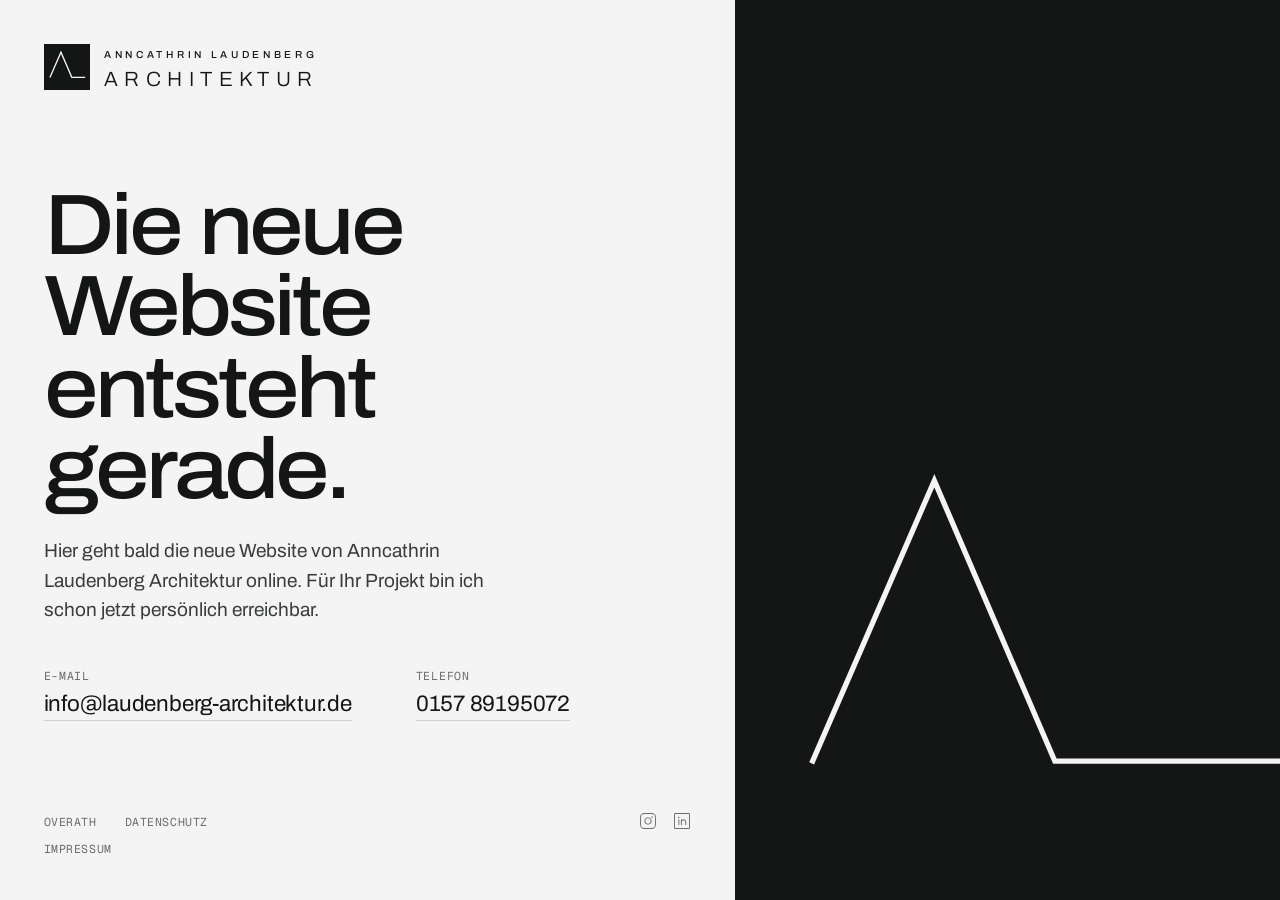
<file: wartung/vorschau.html>
<!doctype html><html lang="de"><head><meta charset="utf-8"><meta name="viewport" content="width=device-width,initial-scale=1"><title>Wartung</title><style>@font-face {
  font-family: "Archivo";
  font-style: normal;
  font-display: swap;
  font-weight: 100 900;
  font-stretch: 62% 125%;
  src: url(/assets/fonts/archivo-latin-standard-normal.woff2) format("woff2-variations");
  unicode-range: U+0-FF, U+131, U+152-153, U+2BB-2BC, U+2C6, U+2DA, U+2DC, U+304, U+308, U+329, U+2000-206F, U+20AC, U+2122, U+2191, U+2193, U+2212, U+2215, U+FEFF, U+FFFD;
}
@font-face {
  font-family: "Archivo";
  font-style: normal;
  font-display: swap;
  font-weight: 100 900;
  font-stretch: 62% 125%;
  src: url(/assets/fonts/archivo-latin-ext-standard-normal.woff2) format("woff2-variations");
  unicode-range: U+100-2BA, U+2BD-2C5, U+2C7-2CC, U+2CE-2D7, U+2DD-2FF, U+304, U+308, U+329, U+1D00-1DBF, U+1E00-1E9F, U+1EF2-1EFF, U+2020, U+20A0-20AB, U+20AD-20C0, U+2113, U+2C60-2C7F, U+A720-A7FF;
}
@font-face {
  font-family: "Geist Mono";
  font-style: normal;
  font-display: swap;
  font-weight: 100 900;
  src: url(/assets/fonts/geist-mono-latin-wght-normal.woff2) format("woff2-variations");
} body{margin:0}</style></head><body><!-- Wartungsseite Anncathrin Laudenberg Architektur
     Einsetzen: neue Seite, Vorlage "Elementor Canvas", ein HTML-Widget, diesen Code komplett einfügen.
     Schriften: Archivo und Geist Mono über Elementor > Benutzerdefinierte Schriftarten hochladen (Ordner fonts). -->
<style>
.lbw{--ink:#141515;--paper:#f3f4f3;--muted:#6b6e6e;--line:rgba(20,21,21,.16);--sans:"Archivo","Helvetica Neue",Arial,sans-serif;--mono:"Geist Mono",ui-monospace,Menlo,monospace;
  position:relative;display:grid;grid-template-columns:minmax(0,1.35fr) minmax(0,1fr);min-height:100vh;min-height:100dvh;background:var(--paper);color:var(--ink);font-family:var(--sans);-webkit-font-smoothing:antialiased;margin:0}
.lbw *,.lbw *::before,.lbw *::after{box-sizing:border-box;margin:0;padding:0}
.lbw a{color:inherit;text-decoration:none}
.lbw__main{display:flex;flex-direction:column;justify-content:space-between;gap:56px;padding:clamp(24px,3.4vw,64px)}
.lbw__brand{display:flex;align-items:center;gap:14px;width:max-content}
.lbw__brand svg.m{width:46px;height:46px;flex:none}
.lbw__brand svg.m rect{fill:var(--ink)}
.lbw__brand svg.m path{fill:none;stroke:var(--paper);stroke-width:14}
.lbw__brand svg.t{width:210px;height:auto;overflow:visible}
.lbw__brand svg.t text{fill:var(--ink);font-family:var(--sans)}
.lbw__brand .t1{font-size:11.6px;font-weight:500;letter-spacing:.02em}
.lbw__brand .t2{font-size:23.5px;font-weight:300;letter-spacing:.08em}
.lbw h1{font-size:clamp(2.6rem,1.2rem + 5.2vw,6.4rem);line-height:.95;letter-spacing:-.045em;font-weight:500;font-stretch:112%;max-width:15ch}
.lbw__lead{margin-top:clamp(20px,2vw,32px);max-width:44ch;font-size:clamp(1.02rem,.95rem + .3vw,1.2rem);line-height:1.55;color:#3a3d3d}
.lbw__contact{display:grid;grid-template-columns:repeat(2,minmax(0,max-content));gap:22px clamp(32px,5vw,88px);margin-top:clamp(32px,3.4vw,56px)}
.lbw__contact span{display:block;font-family:var(--mono);font-size:.72rem;letter-spacing:.06em;text-transform:uppercase;color:var(--muted);margin-bottom:8px}
.lbw__contact a{font-size:clamp(1.1rem,1rem + .5vw,1.45rem);letter-spacing:-.01em;padding-bottom:4px;border-bottom:1px solid var(--line);transition:border-color .3s}
.lbw__contact a:hover{border-color:var(--ink)}
.lbw__foot{display:flex;flex-wrap:wrap;align-items:center;gap:10px 28px;font-family:var(--mono);font-size:.72rem;letter-spacing:.05em;text-transform:uppercase;color:var(--muted)}
.lbw__foot a:hover,.lbw__foot summary:hover{color:var(--ink)}
.lbw__foot details{width:100%}
.lbw__foot summary{cursor:pointer;list-style:none;width:max-content}
.lbw__foot summary::-webkit-details-marker{display:none}
.lbw__legal{margin-top:18px;max-width:62ch;font-family:var(--sans);font-size:.88rem;line-height:1.6;letter-spacing:0;text-transform:none;color:#3a3d3d;display:grid;gap:12px}
.lbw__legal strong{font-weight:600;color:var(--ink)}
.lbw__social{display:flex;gap:14px;margin-left:auto}
.lbw__social svg{width:20px;height:20px;fill:currentColor;display:block}
.lbw__side{position:relative;background:var(--ink);overflow:hidden}
.lbw__side svg{position:absolute;left:12%;right:-6%;bottom:14%;width:94%;height:auto}
.lbw__side path{fill:none;stroke:var(--paper);stroke-width:5}
@media (prefers-reduced-motion:no-preference){
  .lbw__side path{stroke-dasharray:1000;stroke-dashoffset:1000;animation:lbwDraw 2.2s cubic-bezier(.65,0,.35,1) .3s forwards}
  .lbw__main>*{animation:lbwIn .9s cubic-bezier(.16,1,.3,1) both}
  .lbw__main>*:nth-child(2){animation-delay:.12s}.lbw__main>*:nth-child(3){animation-delay:.24s}
}
@keyframes lbwDraw{to{stroke-dashoffset:0}}
@keyframes lbwIn{from{opacity:0;transform:translateY(14px)}}
@media (max-width:900px){
  .lbw{grid-template-columns:1fr;grid-template-rows:auto 26vh}
  .lbw__side{order:2}
  .lbw__side svg{left:8%;width:70%;bottom:12%}
  .lbw__contact{grid-template-columns:1fr}
  .lbw__brand svg.t{width:170px}
}
</style>
<div class="lbw">
  <main class="lbw__main">
    <a class="lbw__brand" href="/" aria-label="Anncathrin Laudenberg Architektur">
      <svg class="m" viewBox="0 0 480 480" aria-hidden="true"><rect width="480" height="480"/><path d="M62 350 177 85l113 263h140"/></svg>
      <svg class="t" viewBox="0 0 240 45" aria-hidden="true"><text class="t1" x="0" y="12.2" textLength="240" lengthAdjust="spacing">ANNCATHRIN LAUDENBERG</text><text class="t2" x="0" y="44.6" textLength="240" lengthAdjust="spacing">ARCHITEKTUR</text></svg>
    </a>
    <section aria-labelledby="lbw-title">
      <h1 id="lbw-title">Die neue Website entsteht gerade.</h1>
      <p class="lbw__lead">Hier geht bald die neue Website von Anncathrin Laudenberg Architektur online. Für Ihr Projekt bin ich schon jetzt persönlich erreichbar.</p>
      <div class="lbw__contact">
        <div><span>E-Mail</span><a href="mailto:info@laudenberg-architektur.de">info@laudenberg-architektur.de</a></div>
        <div><span>Telefon</span><a href="tel:+4915789195072">0157 89195072</a></div>
      </div>
    </section>
    <footer class="lbw__foot">
      <span>Overath</span>
      <a href="/datenschutzerklaerung/">Datenschutz</a>
      <span class="lbw__social">
        <a href="https://www.instagram.com/al_architektur/" target="_blank" rel="noopener" aria-label="Instagram"><svg viewBox="0 0 256 256" aria-hidden="true"><path d="M128,82a46,46,0,1,0,46,46A46.06,46.06,0,0,0,128,82Zm0,80a34,34,0,1,1,34-34A34,34,0,0,1,128,162ZM176,26H80A54.06,54.06,0,0,0,26,80v96a54.06,54.06,0,0,0,54,54h96a54.06,54.06,0,0,0,54-54V80A54.06,54.06,0,0,0,176,26Zm42,150a42,42,0,0,1-42,42H80a42,42,0,0,1-42-42V80A42,42,0,0,1,80,38h96a42,42,0,0,1,42,42ZM190,76a10,10,0,1,1-10-10A10,10,0,0,1,190,76Z"/></svg></a>
        <a href="https://www.linkedin.com/in/anncathrin-laudenberg-b22871449/" target="_blank" rel="noopener" aria-label="LinkedIn"><svg viewBox="0 0 256 256" aria-hidden="true"><path d="M216,26H40A14,14,0,0,0,26,40V216a14,14,0,0,0,14,14H216a14,14,0,0,0,14-14V40A14,14,0,0,0,216,26Zm2,190a2,2,0,0,1-2,2H40a2,2,0,0,1-2-2V40a2,2,0,0,1,2-2H216a2,2,0,0,1,2,2ZM94,112v64a6,6,0,0,1-12,0V112a6,6,0,0,1,12,0Zm88,28v36a6,6,0,0,1-12,0V140a22,22,0,0,0-44,0v36a6,6,0,0,1-12,0V112a6,6,0,0,1,12,0v2.11A34,34,0,0,1,182,140ZM98,84A10,10,0,1,1,88,74,10,10,0,0,1,98,84Z"/></svg></a>
      </span>
      <details>
        <summary>Impressum</summary>
        <div class="lbw__legal">
          <p><strong>Anncathrin Laudenberg Architektur</strong><br>Anncathrin Laudenberg<br>Abtshöhe 7<br>51491 Overath</p>
          <p>Telefon 0157 89195072<br>E-Mail info@laudenberg-architektur.de</p>
          <p>Berufsbezeichnung: Architektin, verliehen in der Bundesrepublik Deutschland. Zuständige Kammer: Architektenkammer Nordrhein-Westfalen, Zollhof 1, 40221 Düsseldorf, www.aknw.de. Berufsrechtliche Regelungen: Baukammerngesetz Nordrhein-Westfalen (BauKaG NRW) und die darauf beruhenden Satzungen der Architektenkammer NRW, einsehbar auf der Website der Architektenkammer NRW.</p>
          <p>Berufshaftpflichtversicherung: ERGO Versicherung AG, Victoriaplatz 2, 40477 Düsseldorf. Räumlicher Geltungsbereich: Europa, gemäß den vereinbarten Versicherungsbedingungen.</p>
          <p>Umsatzsteuer-Identifikationsnummer nach § 27a UStG: DE368337002</p>
          <p>Verantwortlich nach § 18 Abs. 2 MStV: Anncathrin Laudenberg, Anschrift wie oben.</p>
          <p>Ich bin nicht bereit und nicht verpflichtet, an Streitbeilegungsverfahren vor einer Verbraucherschlichtungsstelle teilzunehmen.</p>
        </div>
      </details>
    </footer>
  </main>
  <div class="lbw__side" aria-hidden="true">
    <svg viewBox="0 0 480 300"><path d="M10 290 125 25l113 263h232"/></svg>
  </div>
</div>
</body></html>
</file>
<file: assets/site.css>
@font-face {
  font-family: "Archivo";
  font-style: normal;
  font-display: swap;
  font-weight: 100 900;
  font-stretch: 62% 125%;
  src: url(fonts/archivo-latin-standard-normal.woff2) format("woff2-variations");
  unicode-range: U+0-FF, U+131, U+152-153, U+2BB-2BC, U+2C6, U+2DA, U+2DC, U+304, U+308, U+329, U+2000-206F, U+20AC, U+2122, U+2191, U+2193, U+2212, U+2215, U+FEFF, U+FFFD;
}
@font-face {
  font-family: "Archivo";
  font-style: normal;
  font-display: swap;
  font-weight: 100 900;
  font-stretch: 62% 125%;
  src: url(fonts/archivo-latin-ext-standard-normal.woff2) format("woff2-variations");
  unicode-range: U+100-2BA, U+2BD-2C5, U+2C7-2CC, U+2CE-2D7, U+2DD-2FF, U+304, U+308, U+329, U+1D00-1DBF, U+1E00-1E9F, U+1EF2-1EFF, U+2020, U+20A0-20AB, U+20AD-20C0, U+2113, U+2C60-2C7F, U+A720-A7FF;
}
@font-face {
  font-family: "Geist Mono";
  font-style: normal;
  font-display: swap;
  font-weight: 100 900;
  src: url(fonts/geist-mono-latin-wght-normal.woff2) format("woff2-variations");
}

:root {
  --paper: #f3f4f3;
  --paper-raised: #fafbfa;
  --ink: #141515;
  --ink-soft: #2b2d2d;
  --muted: #5a5e5e;
  --line: rgba(20, 21, 21, 0.14);
  --line-strong: rgba(20, 21, 21, 0.55);
  --sans: "Archivo", "Helvetica Neue", Helvetica, Arial, sans-serif;
  --mono: "Geist Mono", ui-monospace, "SFMono-Regular", Menlo, monospace;
  --wide: 112%;
  --gutter: clamp(20px, 4vw, 56px);
  --max: 1440px;
  --space-section: clamp(96px, 12vw, 176px);
  --ease: cubic-bezier(0.16, 1, 0.3, 1);
  --header-h: 72px;
  /* Typo-Skala */
  --fs-label: 0.75rem;
  --fs-caption: 0.8125rem;
  --fs-small: 0.9375rem;
  --fs-body: 1.0625rem;
  --fs-lead: clamp(1.125rem, 1rem + 0.4vw, 1.3rem);
  --fs-h3: 1.25rem;
  --fs-h3-lg: clamp(1.5rem, 1.1rem + 1.2vw, 2.125rem);
  --fs-h2: clamp(2rem, 1.2rem + 2.6vw, 3.5rem);
  --fs-h2-xl: clamp(2.25rem, 1rem + 3.8vw, 4.5rem);
  --fs-display: clamp(2.6rem, 1.3rem + 4.4vw, 5.25rem);
  --ease-out: cubic-bezier(0.23, 1, 0.32, 1);
  --ease-in-out: cubic-bezier(0.77, 0, 0.175, 1);
}

*, *::before, *::after { box-sizing: border-box; }
html { -webkit-text-size-adjust: 100%; scroll-behavior: smooth; scroll-padding-top: calc(var(--header-h) + 16px); }
body {
  margin: 0;
  background: var(--paper);
  color: var(--ink);
  font-family: var(--sans);
  font-size: var(--fs-body);
  line-height: 1.6;
  font-weight: 400;
  font-stretch: 100%;
  -webkit-font-smoothing: antialiased;
  text-rendering: optimizeLegibility;
  caret-color: var(--ink);
}
img { display: block; max-width: 100%; height: auto; }
a { color: inherit; text-decoration-thickness: 1px; text-underline-offset: 0.22em; }
::selection { background: var(--ink); color: var(--paper); }
:focus-visible { outline: 2px solid var(--ink); outline-offset: 3px; }
html { scrollbar-color: var(--line-strong) var(--paper); scrollbar-width: thin; }
::-webkit-scrollbar { width: 10px; }
::-webkit-scrollbar-track { background: var(--paper); }
::-webkit-scrollbar-thumb { background: rgba(20,21,21,.35); border: 3px solid var(--paper); }

.wrap { width: 100%; max-width: var(--max); margin: 0 auto; padding: 0 var(--gutter); }
.grid { display: grid; grid-template-columns: repeat(12, minmax(0, 1fr)); column-gap: clamp(16px, 2vw, 32px); }

h1, h2, h3 { font-weight: 500; font-stretch: var(--wide); letter-spacing: -0.025em; line-height: 1.05; margin: 0; text-wrap: balance; }
h2 { font-size: var(--fs-h2); }
h3 { font-size: var(--fs-h3); letter-spacing: -0.01em; line-height: 1.25; }
p { margin: 0; text-wrap: pretty; }
.lead { font-size: var(--fs-lead); line-height: 1.55; color: var(--ink-soft); max-width: 46ch; }

.visually-hidden { position: absolute !important; width: 1px; height: 1px; overflow: hidden; clip: rect(0 0 0 0); white-space: nowrap; }

/* Buttons */
.btn {
  display: inline-flex; align-items: center; gap: 12px;
  height: 52px; padding: 0 24px;
  font: 500 var(--fs-small)/1 var(--sans); font-stretch: 105%; letter-spacing: 0.005em;
  text-decoration: none; white-space: nowrap;
  border: 1px solid var(--ink); border-radius: 0;
  transition: background-color .35s var(--ease), color .35s var(--ease), transform .2s var(--ease);
  cursor: pointer;
}
.btn:active { transform: translateY(1px); }
.btn--solid { background: var(--ink); color: var(--paper); }
.btn--solid:hover { background: var(--ink-soft); }
.btn--ghost { background: transparent; color: var(--ink); }
.btn--ghost:hover { background: var(--ink); color: var(--paper); }
.btn svg { width: 16px; height: 16px; transition: transform .35s var(--ease); }
.btn:hover svg { transform: translateX(3px); }
.link-arrow { display: inline-flex; align-items: center; gap: 10px; font-weight: 500; text-decoration: none; border-bottom: 1px solid var(--ink); padding-bottom: 4px; }
.link-arrow svg { width: 15px; height: 15px; transition: transform .35s var(--ease); }
.link-arrow:hover svg { transform: translateX(4px); }

/* Header */
.site-header {
  position: sticky; top: 0; z-index: 20;
  background: rgba(243, 244, 243, 0.9);
  backdrop-filter: blur(10px);
  -webkit-backdrop-filter: blur(10px);
  border-bottom: 1px solid transparent;
  transition: border-color .3s var(--ease);
}
.site-header.is-scrolled { border-bottom-color: var(--line); }
.site-header .wrap { height: var(--header-h); display: flex; align-items: center; justify-content: space-between; gap: 24px; }
.brand { display: flex; align-items: center; gap: 14px; text-decoration: none; }
.brand__mark { width: 44px; height: 44px; flex: none; }
.brand__mark rect { fill: var(--ink); }
.brand__mark path { fill: none; stroke: var(--paper); stroke-width: 14; }
.brand:hover .brand__mark path { stroke-dasharray: 720; animation: drawmark 1.1s var(--ease); }
@keyframes drawmark { from { stroke-dashoffset: 720; } to { stroke-dashoffset: 0; } }
.nav { display: flex; align-items: center; gap: clamp(20px, 2.6vw, 40px); }
.nav__links { display: flex; gap: clamp(20px, 2.4vw, 36px); list-style: none; margin: 0; padding: 0; }
.nav__links a { text-decoration: none; font-size: var(--fs-small); font-weight: 450; position: relative; padding: 6px 0; }
.nav__links a::after { content: ""; position: absolute; left: 0; right: 0; bottom: 0; height: 1px; background: var(--ink); transform: scaleX(0); transform-origin: left; transition: transform .4s var(--ease); }
.nav__links a:hover::after { transform: scaleX(1); }
.nav__phone { font-family: var(--mono); font-size: var(--fs-caption); text-decoration: none; color: var(--muted); }
.nav__phone:hover { color: var(--ink); }
.nav .btn { height: 44px; padding: 0 18px; font-size: var(--fs-small); }
.nav-toggle { display: none; }
.nav__extra { display: none; }

/* Projekte (Kacheln) */
.project-grid { display: grid; grid-template-columns: repeat(3, minmax(0, 1fr)); gap: clamp(28px, 3vw, 48px) clamp(16px, 2vw, 32px); }
.tile { text-decoration: none; display: block; position: relative; }
.tile__media { position: relative; overflow: hidden; aspect-ratio: 3 / 2; background: #e3e5e4; }
.tile__media img { width: 100%; height: 100%; object-fit: cover; filter: grayscale(1) contrast(1.04); transform: scale(1.001); transition: filter .7s var(--ease), transform 1.2s var(--ease); }

.tile__meta { margin-top: 18px; color: var(--muted); font-size: var(--fs-small); }
.tile__title { margin-top: 4px; font-size: var(--fs-h3); font-weight: 500; font-stretch: 108%; letter-spacing: -0.015em; transition: color .3s var(--ease); }
.tile__title span { background: linear-gradient(var(--ink), var(--ink)) 0 100% / 0 1px no-repeat; transition: background-size .5s var(--ease); padding-bottom: 2px; }
@media (hover: hover) {
  .tile:hover .tile__media img, .tile:focus-visible .tile__media img { filter: grayscale(0) contrast(1); transform: scale(1.025); }
  
  .tile:hover .tile__title span, .tile:focus-visible .tile__title span { background-size: 100% 1px; }
}
.tile.is-colored .tile__media img { filter: grayscale(0) contrast(1); }
.tile:focus-visible { outline: none; }
@keyframes march { to { stroke-dashoffset: -52; } }

/* Leistungen */
/* Services */

/* Über mich */
/* About */
.about { padding: var(--space-section) 0; background: var(--paper-raised); border-top: 1px solid var(--line); }
.about .grid { row-gap: 48px; align-items: start; }
.about__portrait { grid-column: 1 / span 5; position: relative; }
.about__portrait img { width: 100%; aspect-ratio: 4 / 5; object-fit: cover; object-position: 50% 18%; filter: grayscale(1) contrast(1.03); transition: filter .8s var(--ease); }
.about__portrait:hover img { filter: grayscale(0) contrast(1); }
.about__copy { grid-column: 7 / span 6; padding-top: clamp(0px, 3vw, 48px); }
.about__copy p { margin-top: 24px; color: var(--ink-soft); max-width: 56ch; }
.about__copy p:first-of-type { margin-top: 32px; }
.about__actions { margin-top: 40px; }

/* FAQ */
/* FAQ */
.faq { padding: var(--space-section) 0; }
.faq .grid { row-gap: 40px; }
.faq h2 { grid-column: 1 / span 4; }
.faq__list { grid-column: 6 / span 7; border-top: 1px solid var(--ink); }
.faq details { border-bottom: 1px solid var(--line); }
.faq summary { list-style: none; cursor: pointer; display: grid; grid-template-columns: 1fr 24px; gap: 24px; align-items: center; padding: 26px 0; font-size: var(--fs-h3); font-weight: 500; font-stretch: 104%; letter-spacing: -0.01em; }
.faq summary::-webkit-details-marker { display: none; }
.faq summary .plus { position: relative; width: 16px; height: 16px; justify-self: end; }
.faq summary .plus::before, .faq summary .plus::after { content: ""; position: absolute; left: 0; top: 50%; width: 16px; height: 1px; background: var(--ink); transition: transform .4s var(--ease); }
.faq summary .plus::after { transform: rotate(90deg); }
.faq details[open] summary .plus::after { transform: rotate(0deg); }
.faq summary:hover { color: var(--ink-soft); }
.faq details p { padding: 0 48px 28px 0; color: var(--ink-soft); max-width: 62ch; }

/* Kontakt */
/* Contact */
.contact { padding: var(--space-section) 0; background: var(--ink); color: var(--paper); }
.contact .grid { row-gap: 56px; }
.contact__copy { grid-column: 1 / span 5; }
.contact__copy h2 { font-size: var(--fs-h2-xl); letter-spacing: -0.035em; }
.contact__copy p { margin-top: 24px; color: rgba(243,244,243,.78); max-width: 40ch; }
.contact__direct { margin-top: 48px; display: grid; gap: 20px; }
.contact__direct a { text-decoration: none; display: block; font-size: var(--fs-h3); font-weight: 500; font-stretch: 106%; border-bottom: 1px solid rgba(243,244,243,.3); padding-bottom: 12px; width: fit-content; transition: border-color .3s var(--ease); }
.contact__direct a:hover { border-color: var(--paper); }
.contact__direct span { display: block; font-family: var(--mono); font-size: var(--fs-label); letter-spacing: 0.04em; text-transform: uppercase; color: rgba(243,244,243,.62); margin-bottom: 6px; }
.form { grid-column: 7 / span 6; display: grid; grid-template-columns: 1fr 1fr; gap: 28px 24px; }
.field { display: grid; gap: 8px; }
.field--full { grid-column: 1 / -1; }
.field label, .field legend { font-family: var(--mono); font-size: var(--fs-label); letter-spacing: 0.03em; color: rgba(243,244,243,.78); padding: 0; }
.field input, .field textarea {
  font: 400 var(--fs-body)/1.4 var(--sans); color: var(--paper); caret-color: var(--paper);
  background: transparent; border: 0; border-bottom: 1px solid rgba(243,244,243,.42); border-radius: 0;
  padding: 10px 0 12px; width: 100%; transition: border-color .3s var(--ease);
}
.field textarea { resize: vertical; min-height: 120px; }
.field input::placeholder, .field textarea::placeholder { color: rgba(243,244,243,.55); }
.field input:focus, .field textarea:focus { outline: none; border-bottom-color: var(--paper); }
.field input:focus-visible, .field textarea:focus-visible { outline: 2px solid var(--paper); outline-offset: 4px; }
.field ::selection, .contact ::selection { background: var(--paper); color: var(--ink); }
fieldset.field { border: 0; margin: 0; padding: 0; min-width: 0; }
.form__foot { grid-column: 1 / -1; display: flex; align-items: center; justify-content: space-between; gap: 24px; flex-wrap: wrap; margin-top: 8px; }
.form__foot small { font-size: var(--fs-caption); color: rgba(243,244,243,.66); max-width: 44ch; line-height: 1.5; }
.form__foot small a { color: rgba(243,244,243,.9); }
.contact .btn--solid { background: var(--paper); color: var(--ink); border-color: var(--paper); }
.contact .btn--solid:hover { background: #ffffff; }
.contact .btn--solid[disabled] { opacity: .6; cursor: progress; }
.form__status { grid-column: 1 / -1; font-size: var(--fs-body); min-height: 1.5em; }

/* Footer */
/* Footer */
.site-footer { padding: 56px 0 40px; font-size: var(--fs-small); }
.site-footer .wrap { display: grid; grid-template-columns: repeat(12, minmax(0, 1fr)); column-gap: clamp(16px, 2vw, 32px); row-gap: 32px; }
.site-footer .brand { grid-column: 1 / span 4; align-self: start; flex-direction: column; align-items: flex-start; gap: 14px; }
.site-footer .brand__mark { width: 72px; height: 72px; }
.site-footer .brand__mark path { stroke-width: 11; }

.footer__legal { grid-column: 1 / -1; display: flex; justify-content: space-between; gap: 16px; flex-wrap: wrap; padding-top: 24px; border-top: 1px solid var(--line); color: var(--muted); font-size: var(--fs-caption); }
.footer__legal nav { display: flex; gap: 24px; }
.footer__legal a { text-decoration: none; }
.footer__legal a:hover { color: var(--ink); }

/* Interaktion */
/* Motion */
.btn, .nav-toggle { transition-property: background-color, color, border-color, transform; }
.btn:active, .nav-toggle:active { transform: scale(0.97); transition-duration: 120ms; }

/* FAQ: weiches Auf- und Zuklappen */
.faq details::details-content { block-size: 0; overflow: clip; transition: block-size .45s var(--ease-out), content-visibility .45s allow-discrete; }
.faq details[open]::details-content { block-size: auto; }
:root { interpolate-size: allow-keywords; }
.faq details p { opacity: 0; transform: translateY(-4px); transition: opacity .35s var(--ease-out), transform .35s var(--ease-out); }
.faq details[open] p { opacity: 1; transform: none; transition-delay: .08s; }

/* ---------- Wortmarke wie Originallogo: beide Zeilen exakt gleich breit ---------- */
.brand__type { display: block; height: 38px; width: auto; overflow: visible; color: var(--ink); }
.brand__type text { fill: currentColor; font-family: var(--sans); text-transform: uppercase; }
.brand__type .t1 { font-weight: 500; font-stretch: 100%; font-size: 15px; }
.brand__type .t2 { font-weight: 300; font-stretch: 100%; font-size: 25.5px; }

/* Instagram in der Navigation */
.nav__ig { display: grid; place-items: center; width: 40px; height: 40px; margin: 0 -8px; color: var(--ink); transition: opacity .3s var(--ease-out), transform .3s var(--ease-out); }
.nav__ig svg { width: 22px; height: 22px; }
.nav__ig:hover { opacity: .6; }
.nav__links a[aria-current="page"]::after { transform: scaleX(1); }

/* ---------- Startseite: Foto-Hero ---------- */

/* Startseite: Über mich */
.about__copy h2 { font-size: var(--fs-h2); }

/* ---------- Unterseiten ---------- */
.page-head { padding: clamp(48px, 7vw, 112px) 0 clamp(40px, 5vw, 72px); }
.page-head h1 { font-size: var(--fs-h2-xl); letter-spacing: -0.035em; line-height: 1; }
.page-head p { margin-top: 24px; max-width: 58ch; color: var(--ink-soft); font-size: var(--fs-lead); line-height: 1.55; }
.page-body { padding-bottom: var(--space-section); }

/* Projekte: Kachelraster, je drei nebeneinander, Beschriftung darunter */
.project-grid { list-style: none; margin: 0; padding: 0; }
.tile { cursor: pointer; width: 100%; padding: 0; border: 0; background: none; color: inherit; font: inherit; text-align: left; }
.tile__title { margin-top: 18px; }
.tile__meta { margin-top: 4px; }

/* Projektdetail als Overlay */
.pd { width: 100%; max-width: none; height: 100%; max-height: none; margin: 0; padding: 0; border: 0; background: var(--paper); color: var(--ink); overflow: auto; overscroll-behavior: contain; }
.pd::backdrop { background: rgba(20, 21, 21, .35); }
.pd__bar { position: sticky; top: 0; z-index: 2; background: rgba(243, 244, 243, .92); backdrop-filter: blur(10px); -webkit-backdrop-filter: blur(10px); border-bottom: 1px solid var(--line); }
.pd__bar .wrap { height: var(--header-h); display: flex; align-items: center; justify-content: space-between; gap: 16px; }
.pd__nav { display: flex; gap: 8px; align-items: center; }
.icon-btn { display: grid; place-items: center; width: 44px; height: 44px; border: 1px solid var(--ink); background: transparent; color: var(--ink); cursor: pointer; transition: background-color .3s var(--ease), color .3s var(--ease), transform .15s var(--ease); }
.icon-btn:hover { background: var(--ink); color: var(--paper); }
.icon-btn:active { transform: scale(.96); }
.icon-btn svg { width: 18px; height: 18px; }
.pd__count { font-family: var(--mono); font-size: var(--fs-caption); color: var(--muted); font-variant-numeric: tabular-nums; }
.pd__body { padding: clamp(32px, 4vw, 64px) 0 clamp(64px, 8vw, 120px); }
.pd__body .grid { row-gap: 40px; align-items: start; }
.pd__media { grid-column: 1 / span 8; margin: 0; }
.pd__media img { width: 100%; aspect-ratio: 3 / 2; object-fit: cover; background: #e3e5e4; }
.pd__media img.is-portrait { object-fit: contain; }
.pd__media figcaption { margin-top: 10px; font-family: var(--mono); font-size: var(--fs-label); letter-spacing: .04em; color: var(--muted); }
.pd__thumbs { display: flex; gap: 8px; margin-top: 16px; flex-wrap: wrap; }
.pd__thumbs button { width: 88px; aspect-ratio: 3 / 2; padding: 0; border: 1px solid transparent; background: none; cursor: pointer; opacity: .55; transition: opacity .3s var(--ease), border-color .3s var(--ease); }
.pd__thumbs button[aria-current="true"] { opacity: 1; border-color: var(--ink); }
.pd__thumbs img { width: 100%; height: 100%; object-fit: cover; }
.pd__info { grid-column: 9 / span 4; position: sticky; top: calc(var(--header-h) + 32px); }
.pd__info h2 { font-size: var(--fs-h2); letter-spacing: -0.03em; }
.pd__data { margin: 32px 0 0; border-top: 1px solid var(--ink); }
.pd__data div { display: grid; grid-template-columns: 9.5em 1fr; gap: 16px; padding: 14px 0; border-bottom: 1px solid var(--line); }
.pd__data dt { font-family: var(--mono); font-size: var(--fs-label); letter-spacing: .04em; text-transform: uppercase; color: var(--muted); padding-top: .3em; }
.pd__data dd { margin: 0; font-size: var(--fs-body); }
.pd__data abbr { text-decoration: none; }
.pd__cta { margin-top: 36px; }
body.pd-open { overflow: hidden; }

/* Leistungen-Seite */

/* Büro-Seite */
.office { padding-bottom: var(--space-section); }
.office .grid { row-gap: 48px; align-items: start; }

/* Gyors: Schriftfeld wie auf einem Bauplan */

/* Kontakt-Seite: dunkler Bereich direkt unter dem Header */
.contact--page { padding-top: clamp(56px, 8vw, 120px); }
.contact--page h1 { font-size: var(--fs-h2-xl); letter-spacing: -0.035em; }

/* Rechtsseiten */
.legal { padding: clamp(56px, 8vw, 128px) 0 clamp(72px, 9vw, 144px); }
.legal h1 { grid-column: 1 / -1; font-size: var(--fs-h2-xl); font-weight: 500; font-stretch: 112%; letter-spacing: -0.035em; line-height: 1; margin: 0 0 clamp(40px, 6vw, 88px); }
.legal__list { grid-column: 1 / -1; margin: 0; border-top: 1px solid var(--ink); }
.legal__row { display: grid; grid-template-columns: repeat(12, minmax(0, 1fr)); column-gap: clamp(16px, 2vw, 32px); padding: clamp(22px, 2.4vw, 32px) 0; border-bottom: 1px solid var(--line); }
.legal__row dt { grid-column: 1 / span 4; font-family: var(--mono); font-size: var(--fs-label); letter-spacing: 0.04em; text-transform: uppercase; color: var(--muted); padding-top: .35em; }
.legal__row dd { grid-column: 5 / -1; margin: 0; max-width: 62ch; color: var(--ink-soft); }
.legal__row dd p + p { margin-top: 14px; }
.legal__row dd strong { color: var(--ink); font-weight: 500; }

/* Footer */
.site-footer { border-top: 1px solid var(--line); padding-top: clamp(56px, 6vw, 88px); }
.site-footer .brand { gap: 18px; }
.site-footer .brand__type { height: 46px; }

.footer__legal { margin-top: clamp(24px, 4vw, 56px); }

/* ---------- Motion ---------- */
@media (prefers-reduced-motion: no-preference) {
  .js .line { display: block; overflow: hidden; padding-bottom: 0.1em; margin-bottom: -0.1em; }
  .js .line > span { display: block; transform: translateY(108%); animation: lineUp 1s var(--ease-out) forwards; animation-delay: calc(var(--i) * 90ms + 200ms); }
  @keyframes lineUp { to { transform: none; } }
  .js .soft { opacity: 0; filter: blur(6px); transform: translateY(10px); animation: softIn .9s var(--ease-out) forwards; animation-delay: calc(var(--d) * 1ms); }
  @keyframes softIn { to { opacity: 1; filter: blur(0); transform: none; } }
  /* Foto blendet weich aus dem Papier auf */
  
  

  .js .tile .tile__media { clip-path: inset(100% 0 0 0); transition: clip-path 1.1s var(--ease-in-out); transition-delay: calc(var(--i) * 110ms); }
  .js .tile .tile__media img { transform: scale(1.12); transition: transform 1.6s var(--ease-out), filter .7s var(--ease); transition-delay: calc(var(--i) * 110ms), 0s; }
  .js .tile .tile__meta, .js .tile .tile__title { opacity: 0; transform: translateY(8px); transition: opacity .7s var(--ease-out), transform .7s var(--ease-out); transition-delay: calc(var(--i) * 110ms + 350ms); }
  .js .tile.in .tile__media { clip-path: inset(0 0 0 0); }
  .js .tile.in .tile__media img { transform: scale(1.001); }
  .js .tile.in .tile__meta, .js .tile.in .tile__title { opacity: 1; transform: none; }

  
  
  
  
  
  
  

  .js .reveal-img { overflow: hidden; }
  .js .reveal-img img { clip-path: inset(0 0 100% 0); transform: scale(1.08); transition: clip-path 1.3s var(--ease-in-out), transform 1.8s var(--ease-out), filter .8s var(--ease); }
  .js .reveal-img.in img { clip-path: inset(0 0 0 0); transform: none; }

  
  

  .pd[open] .pd__body { animation: pdIn .6s var(--ease-out); }
  @keyframes pdIn { from { opacity: 0; transform: translateY(16px); } to { opacity: 1; transform: none; } }
  .pd__media img.swap { animation: swapIn .5s var(--ease-out); }
  @keyframes swapIn { from { clip-path: inset(0 0 100% 0); } to { clip-path: inset(0 0 0 0); } }
}

@media (prefers-reduced-motion: reduce) {
  *, *::before, *::after { animation: none !important; transition-duration: 0.01ms !important; transition-delay: 0s !important; scroll-behavior: auto !important; }
  
}

/* ---------- Responsive ---------- */
@media (max-width: 1180px) {
  .nav__phone { display: none; }
}
@media (max-width: 1024px) {
  
  
  .pd__media { grid-column: 1 / -1; }
  .pd__info { grid-column: 1 / -1; position: static; }
}
@media (max-width: 900px) {
  :root { --header-h: 64px; }
  .nav__phone, .nav__ig { display: none; }
  .nav-toggle { display: grid; place-items: center; width: 44px; height: 44px; margin-right: -10px; padding: 0; border: 0; background: transparent; color: var(--ink); cursor: pointer; position: relative; z-index: 2; }
  .burger { position: relative; width: 26px; height: 10px; display: block; }
  .burger span { position: absolute; left: 0; width: 100%; height: 1.5px; background: currentColor; transition: transform .45s var(--ease-out), top .45s var(--ease-out), width .45s var(--ease-out); }
  .burger span:first-child { top: 0; }
  .burger span:last-child { top: calc(100% - 1.5px); width: 62%; left: auto; right: 0; }
  .nav-toggle:hover .burger span:last-child { width: 100%; }
  .site-header.is-open .burger span:first-child { top: calc(50% - 0.75px); transform: rotate(45deg); }
  .site-header.is-open .burger span:last-child { top: calc(50% - 0.75px); width: 100%; transform: rotate(-45deg); }
  .site-header.is-open { background: var(--paper); border-bottom-color: var(--line); }
  .nav {
    position: fixed; left: 0; right: 0; top: var(--header-h); height: calc(100dvh - var(--header-h));
    flex-direction: column; align-items: stretch; justify-content: flex-start; gap: 24px;
    padding: 12px var(--gutter) calc(28px + env(safe-area-inset-bottom));
    background: var(--paper); overflow-y: auto;
    clip-path: inset(0 0 100% 0); visibility: hidden;
    transition: clip-path .5s var(--ease-in-out), visibility 0s linear .5s;
  }
  .site-header.is-open .nav { clip-path: inset(0 0 0 0); visibility: visible; transition: clip-path .6s var(--ease-in-out), visibility 0s; }
  .nav__links { flex-direction: column; gap: 0; }
  .nav__links li { border-bottom: 1px solid var(--line); overflow: hidden; }
  .nav__links a { display: flex; align-items: center; justify-content: space-between; padding: 20px 0; font-size: clamp(2rem, 9vw, 2.75rem); font-weight: 500; font-stretch: 112%; letter-spacing: -0.03em; line-height: 1.05; transform: translateY(105%); transition: transform .5s var(--ease-out); }
  .nav__links a::after { display: none; }
  .nav__links a::before { content: ""; order: 2; width: 18px; height: 18px; flex: none; background: currentColor; -webkit-mask: url("data:image/svg+xml,%3Csvg xmlns='http://www.w3.org/2000/svg' viewBox='0 0 16 16' fill='none'%3E%3Cpath d='M1 8h13M9 3l5 5-5 5' stroke='black' stroke-width='1.2'/%3E%3C/svg%3E") center / contain no-repeat; mask: url("data:image/svg+xml,%3Csvg xmlns='http://www.w3.org/2000/svg' viewBox='0 0 16 16' fill='none'%3E%3Cpath d='M1 8h13M9 3l5 5-5 5' stroke='black' stroke-width='1.2'/%3E%3C/svg%3E") center / contain no-repeat; opacity: .35; }
  .nav__links a[aria-current="page"]::before { opacity: 1; }
  .site-header.is-open .nav__links a { transform: none; transition-delay: calc(var(--i) * 60ms + 180ms); }
  .nav__extra { margin-top: auto; padding-top: 32px; display: grid; gap: 10px; font-size: var(--fs-small); color: var(--muted); opacity: 0; transform: translateY(8px); transition: opacity .4s var(--ease-out), transform .4s var(--ease-out); }
  .nav__extra a { text-decoration: none; color: var(--ink); font-size: var(--fs-body); display: inline-flex; align-items: center; gap: 10px; }
  .nav__extra svg { width: 20px; height: 20px; }
  .nav .btn { justify-content: center; height: 56px; order: 3; opacity: 0; transform: translateY(8px); transition: opacity .4s var(--ease-out), transform .4s var(--ease-out), background-color .35s var(--ease); }
  .site-header.is-open .nav__extra, .site-header.is-open .nav .btn { opacity: 1; transform: none; transition-delay: .45s; }
  body.menu-open { overflow: hidden; }

  
  
  
  
  
  .project-grid { grid-template-columns: 1fr 1fr; }
  .project-grid li:nth-child(3) .tile__media, .project-grid li:last-child:nth-child(odd) .tile__media { aspect-ratio: 3 / 2; }
  
  
  
  .about__portrait { grid-column: 1 / span 8; }
  .about__copy { grid-column: 1 / -1; padding-top: 0; }
  .faq h2, .faq__list { grid-column: 1 / -1; }
  .contact__copy, .form { grid-column: 1 / -1; }
  
  
  
  
  .site-footer .brand { grid-column: 1 / -1; }
  
}
@media (max-width: 640px) {
  :root { --fs-body: 1rem; --fs-small: 0.875rem; --fs-h3: 1.1875rem; }
  
  .project-grid { grid-template-columns: 1fr; }
  
  .about__portrait{ grid-column: 1 / -1; }
  .form { grid-template-columns: 1fr; }
  .faq details p { padding-right: 0; }
  
  .brand__type { height: 32px; }
  .brand__mark { width: 38px; height: 38px; }
  .pd__data div { grid-template-columns: 1fr; gap: 4px; }
  .pd__bar .pd__count { display: none; }
  .legal__row { grid-template-columns: 1fr; row-gap: 10px; }
  .legal__row dt, .legal__row dd { grid-column: 1 / -1; }
}

/* Kachel als Button: Bausteine blockweise */
.tile__media, .tile__title, .tile__meta { display: block; }

/* =====================================================================
   Korrektur 2 (12.11.2026)
   ===================================================================== */
:root { --max: 1840px; --gutter: clamp(20px, 3.2vw, 64px); }

/* ---------- Startseite: Startbild (Foto füllt den ganzen Bereich, Text hell darauf) ---------- */
.hero { position: relative; isolation: isolate; overflow: hidden; min-height: calc(100dvh - var(--header-h)); display: flex; flex-direction: column; justify-content: flex-end; color: var(--paper); }
.hero__media { position: absolute; inset: 0; z-index: -2; margin: 0; }
.hero__media img { width: 100%; height: 100%; object-fit: cover; object-position: 50% 30%; filter: grayscale(1) contrast(1.02); }
.hero::after { content: ""; position: absolute; inset: 0; z-index: -1; pointer-events: none;
  background: radial-gradient(ellipse 80% 95% at 0% 100%, rgba(20,21,21,.8) 0%, rgba(20,21,21,.58) 45%, rgba(20,21,21,0) 100%); }
.hero .wrap.grid { padding-bottom: clamp(48px, 6vw, 96px); }
.hero__copy { grid-column: 1 / span 6; }
.hero h1 { font-size: var(--fs-h2); line-height: 1.02; letter-spacing: -0.035em; color: var(--paper); }
.hero h1 .line, .hero h1 .line > span { display: block; }
.hero .lead { margin-top: clamp(24px, 2.6vw, 36px); max-width: 44ch; color: rgba(243,244,243,.86); }
.hero__actions { display: flex; flex-wrap: wrap; gap: 12px; margin-top: clamp(32px, 3.4vw, 44px); }
.hero .btn--ghost { color: var(--paper); border-color: var(--paper); }
.hero .btn--ghost:hover { background: var(--paper); color: var(--ink); }
.hero .btn--solid { background: var(--paper); color: var(--ink); border-color: var(--paper); }
.hero .btn--solid:hover { background: #fff; }
@media (prefers-reduced-motion: no-preference) {
  .js .hero__media img { animation: photoIn3 1.6s var(--ease-out) both; }
}
@media (max-width: 900px) {
  .hero { min-height: 0; }
  .hero .wrap.grid { padding-top: 46vh; }
  .hero__copy { grid-column: 1 / -1; }
  .hero__media img { object-position: 30% 30%; }
  .hero::after { background: linear-gradient(0deg, rgba(20,21,21,.85) 0%, rgba(20,21,21,.6) 45%, rgba(20,21,21,0) 72%); }
}
@media (max-width: 640px) {
  .hero__actions .btn { flex: 1 1 auto; justify-content: center; }
}

/* Header: Social-Icons */
.nav__icons { display: flex; align-items: center; gap: 2px; margin: 0 -6px; }
.nav__icons .nav__ig { margin: 0; }
.nav__social { display: flex; gap: 20px; }

/* Startbild über die ganze Breite, Text liegt auf weich aufgehelltem Bereich */

/* Startseite: schmaler Leistungsüberblick */
.svc-ov { padding: clamp(56px, 7vw, 104px) 0 clamp(48px, 6vw, 88px); }
.svc-ov h2 { font-size: var(--fs-h3-lg); letter-spacing: -0.025em; line-height: 1.15; max-width: 32ch; }
.svc-ov__list { list-style: none; margin: clamp(28px, 3vw, 44px) 0 0; padding: 0; display: grid; grid-template-columns: repeat(3, minmax(0, 1fr)); column-gap: clamp(16px, 2vw, 32px); row-gap: 0; }
.svc-ov__list li { position: relative; }
.svc-ov__list li::before { content: ""; position: absolute; left: 0; right: 0; top: 0; height: 1px; background: var(--ink); transform-origin: left; }
.svc-ov__list a { display: flex; justify-content: space-between; align-items: baseline; gap: 12px; padding: 18px 0 6px; text-decoration: none; font-size: var(--fs-h3); font-weight: 500; font-stretch: 104%; letter-spacing: -0.01em; transition: color .3s var(--ease); }
.svc-ov__list a::after { content: ""; flex: none; width: 14px; height: 14px; background: currentColor; opacity: 0; transform: translateX(-6px); transition: opacity .3s var(--ease), transform .4s var(--ease-out);
  -webkit-mask: url("data:image/svg+xml,%3Csvg xmlns='http://www.w3.org/2000/svg' viewBox='0 0 16 16' fill='none'%3E%3Cpath d='M1 8h13M9 3l5 5-5 5' stroke='black' stroke-width='1.3'/%3E%3C/svg%3E") center / contain no-repeat;
  mask: url("data:image/svg+xml,%3Csvg xmlns='http://www.w3.org/2000/svg' viewBox='0 0 16 16' fill='none'%3E%3Cpath d='M1 8h13M9 3l5 5-5 5' stroke='black' stroke-width='1.3'/%3E%3C/svg%3E") center / contain no-repeat; }
.svc-ov__list a:hover::after, .svc-ov__list a:focus-visible::after { opacity: 1; transform: none; }
.svc-ov__list a:hover { color: var(--ink-soft); }
.svc-ov__all { display: inline-flex; align-items: center; gap: 8px; margin-top: clamp(24px, 3vw, 40px); font-size: var(--fs-small); color: var(--ink-soft); text-decoration: none; border-bottom: 1px solid var(--line); padding-bottom: 3px; transition: border-color .3s var(--ease), color .3s var(--ease); }
.svc-ov__all svg { width: 13px; height: 13px; transition: transform .35s var(--ease); }
.svc-ov__all:hover { color: var(--ink); border-color: var(--ink); }
.svc-ov__all:hover svg { transform: translateX(3px); }

/* Kompakter Seitenkopf (Projekte, Büro) */
.page-head--compact { padding: clamp(36px, 4.5vw, 72px) 0 clamp(28px, 3.5vw, 52px); }
.page-head--compact h1 { font-size: var(--fs-h2); }
.page-head .page-head__claim { margin-top: 18px; max-width: none; font-size: var(--fs-lead); font-weight: 500; font-stretch: 104%; letter-spacing: -0.01em; line-height: 1.35; color: var(--ink); }
.page-head .page-head__note { margin-top: 6px; max-width: none; font-size: var(--fs-small); line-height: 1.5; color: var(--muted); }

/* Projektkacheln: Name und Projektart näher zusammen */
.tile__title { margin-top: 14px; line-height: 1.2; }
.tile__meta { margin-top: 2px; line-height: 1.4; }

/* Büro: Abschnitte abwechselnd Bild links/rechts, alle Bilder gleich groß */
.office { padding: 0 0 clamp(24px, 3vw, 48px); }
.orow { display: grid; grid-template-columns: repeat(12, minmax(0, 1fr)); column-gap: clamp(16px, 2vw, 32px); align-items: center; padding: clamp(48px, 6vw, 96px) 0; border-top: 1px solid var(--line); }
.orow:first-child { border-top-color: var(--ink); }
.orow__img { margin: 0; grid-column: 1 / span 5; grid-row: 1; }
.orow__img img { width: 100%; aspect-ratio: 4 / 5; object-fit: cover; filter: grayscale(1) contrast(1.03); transition: filter .8s var(--ease); }
.orow__img:hover img { filter: grayscale(0) contrast(1); }
.orow__copy { grid-column: 8 / span 5; grid-row: 1; }
.orow--right .orow__img { grid-column: 8 / span 5; }
.orow--right .orow__copy { grid-column: 1 / span 6; }
.orow__label { font-family: var(--mono); font-size: var(--fs-label); letter-spacing: .04em; text-transform: uppercase; color: var(--muted); }
.orow h2 { margin-top: 14px; font-size: var(--fs-h3-lg); letter-spacing: -0.025em; line-height: 1.15; }
.orow__copy p:not(.orow__label) { margin-top: 18px; max-width: 58ch; color: var(--ink-soft); }
.orow__copy h2 + p { margin-top: 24px; }

/* Leistungen: Bildkopf mit Überschrift */

@media (prefers-reduced-motion: no-preference) {
  
  @keyframes photoIn3 { from { opacity: 0; transform: scale(1.06); } to { opacity: 1; transform: none; } }
}

/* Leistungen: drei Bereiche */
.svcs { padding: clamp(48px, 6vw, 96px) 0 0; }
.svc { display: grid; grid-template-columns: repeat(12, minmax(0, 1fr)); column-gap: clamp(16px, 2vw, 32px); row-gap: 32px; padding: clamp(36px, 4.5vw, 72px) 0; border-top: 1px solid var(--line); scroll-margin-top: calc(var(--header-h) + 16px); }
.svc:first-child { border-top-color: var(--ink); }
.svc:last-child { border-bottom: 1px solid var(--ink); }
.svc__head { grid-column: 1 / span 6; }
.svc__head h2 { font-size: var(--fs-h3-lg); letter-spacing: -0.025em; line-height: 1.12; }
.svc__head p { margin-top: 20px; max-width: 56ch; color: var(--ink-soft); }
.svc__list { grid-column: 8 / span 5; }
.svc__list h3 { font-family: var(--mono); font-size: var(--fs-label); letter-spacing: .04em; text-transform: uppercase; color: var(--muted); font-weight: 400; font-stretch: 100%; }
.svc__list ul { list-style: none; margin: 16px 0 0; padding: 0; }
.svc__list li { position: relative; padding: 0 0 12px 22px; line-height: 1.5; }
.svc__list li::before { content: ""; position: absolute; left: 0; top: 0.72em; width: 10px; height: 1px; background: var(--ink); }

/* Leistungen: Kontaktaufruf */
.callout { padding: clamp(56px, 7vw, 104px) 0 clamp(16px, 2vw, 24px); }
.callout__inner { display: grid; grid-template-columns: minmax(0, 1fr) auto; gap: 32px clamp(32px, 5vw, 96px); align-items: end; padding: clamp(32px, 4vw, 64px); background: var(--paper-raised); border: 1px solid var(--line); }
.callout h2 { font-size: var(--fs-h2); letter-spacing: -0.03em; line-height: 1.05; }
.callout p { margin-top: 18px; max-width: 58ch; color: var(--ink-soft); }
.callout__actions { display: flex; flex-wrap: wrap; gap: 12px; }
.callout + .faq { padding-top: clamp(56px, 6vw, 96px); }

/* Footer: flach, Logo nebeneinander wie im Header */
.site-footer { padding: 28px 0 22px; border-top: 1px solid var(--line); }
.site-footer .wrap { display: block; }
.footer__main { display: flex; align-items: center; justify-content: space-between; gap: 24px clamp(24px, 3vw, 56px); flex-wrap: wrap; }
.site-footer .brand { flex-direction: row; align-items: center; gap: 14px; }
.site-footer .brand__mark { width: 44px; height: 44px; }
.site-footer .brand__mark path { stroke-width: 14; }
.site-footer .brand__type { height: 38px; }
.footer__nav { display: flex; gap: clamp(16px, 2vw, 32px); margin-left: auto; }
.footer__nav a, .footer__contact a { text-decoration: none; }
.footer__nav a:hover, .footer__contact a:hover { text-decoration: underline; text-underline-offset: 3px; }
.footer__nav a[aria-current="page"] { text-decoration: underline; text-underline-offset: 3px; }
.footer__contact { display: flex; gap: clamp(16px, 2vw, 28px); color: var(--ink-soft); }
.footer__social { display: flex; gap: 2px; margin-right: -8px; }
.site-footer .footer__legal { margin-top: 20px; padding-top: 16px; }

/* Einblenden */
@media (prefers-reduced-motion: no-preference) {
  .js .svc-ov__list li::before { transform: scaleX(0); transition: transform 1.1s var(--ease-in-out); transition-delay: calc(var(--i) * 120ms); }
  .js .svc-ov__list li a { opacity: 0; transform: translateY(8px); transition: opacity .7s var(--ease-out), transform .7s var(--ease-out), color .3s var(--ease); transition-delay: calc(var(--i) * 120ms + 250ms), calc(var(--i) * 120ms + 250ms), 0s; }
  .js .svc-ov__list.in li::before { transform: none; }
  .js .svc-ov__list.in li a { opacity: 1; transform: none; }
}

@media (max-width: 1180px) {
  .footer__contact { display: none; }
}
@media (max-width: 900px) {
  .nav__icons { display: none; }
  .nav__social svg { width: 20px; height: 20px; }
  
  
  
  
  .svc-ov__list { grid-template-columns: 1fr; }
  .svc-ov__list li + li { margin-top: 0; }
  .orow, .orow--right { row-gap: 28px; }
  .orow__img, .orow--right .orow__img { grid-column: 1 / span 9; grid-row: 1; }
  .orow__copy, .orow--right .orow__copy { grid-column: 1 / -1; grid-row: 2; }
  .svc__head, .svc__list { grid-column: 1 / -1; }
  .callout__inner { grid-template-columns: 1fr; align-items: start; }
  .footer__main { flex-direction: column; align-items: flex-start; }
  .footer__nav { margin-left: 0; flex-wrap: wrap; }
  .footer__contact { display: flex; flex-direction: column; gap: 6px; }
  .footer__social { margin: 0 0 0 -8px; }
}
@media (max-width: 640px) {
  .orow__img, .orow--right .orow__img { grid-column: 1 / -1; }
  .callout__actions .btn { flex: 1 1 auto; justify-content: center; }
}

/* =====================================================================
   Startbild ohne Abdeckung: Varianten A (Bild oben, Text darunter) und B (Text auf dem Bild)
   ===================================================================== */

/* A: Bild ungeschnitten über die volle Breite, Text darunter */

/* B: Bild über die volle Breite, Text hell auf dem Bild */

/* Leistungen: Kopf neu, Foto im Hochformat-Ausschnitt statt Breitbild-Band */

/* Leistungen: Kopf als Split, Foto bis an den rechten Rand, Überschrift läuft ins Bild */
.lhero { --split: 38vw; position: relative; isolation: isolate; height: clamp(480px, calc(100dvh - var(--header-h)), 980px); overflow: hidden; }
.lhero__media { position: absolute; z-index: -1; top: 0; right: 0; bottom: 0; left: var(--split); margin: 0; }
.lhero__media picture { display: contents; }
.lhero__media img { width: 100%; height: 100%; object-fit: cover; object-position: 34% 58%; filter: grayscale(1) contrast(1.04); }
.lhero .wrap { height: 100%; display: flex; align-items: flex-end; padding-bottom: clamp(8px, 1.2vw, 20px); }
/* Ein Wort, zwei Farben: dunkel auf Papier, hell auf dem Foto. Die Farbkante sitzt exakt an der Bildkante. */
.lhero__title { font-size: clamp(3.5rem, 1.4rem + 7.4vw, 10.5rem); line-height: .9; letter-spacing: -0.045em; font-weight: 500; font-stretch: 112%; white-space: nowrap;
  background-image: linear-gradient(90deg, var(--ink) 0, var(--ink) var(--cut, calc(var(--split) - var(--gutter) - max(0px, (100vw - var(--max)) / 2))), var(--paper) 0, var(--paper) 100%);
  background-size: 100vw 100%; background-repeat: no-repeat;
  -webkit-background-clip: text; background-clip: text; color: transparent; padding-bottom: .08em; }
@media (prefers-reduced-motion: no-preference) {
  .js .lhero__media { animation: lheroIn 1.4s var(--ease-in-out) both; }
  @keyframes lheroIn { from { clip-path: inset(0 0 0 100%); } to { clip-path: inset(0 0 0 0); } }
  .js .lhero__title { animation: softIn 1s var(--ease-out) .5s both; }
}
@media (max-width: 900px) {
  .lhero { --split: 0px; height: auto; display: flex; flex-direction: column; }
  .lhero__media { position: relative; inset: auto; left: auto; width: 100%; aspect-ratio: 4 / 5; }
  
  .lhero .wrap { position: absolute; inset: 0; }
  .lhero__title { background: none; color: var(--paper); font-size: clamp(2.75rem, 14vw, 4.5rem); }
}
.lhero__b { margin-left: .06em; }
.lhero__media::after { content: ""; position: absolute; inset: 0; pointer-events: none; background: linear-gradient(0deg, rgba(20,21,21,.62) 0%, rgba(20,21,21,.25) 26%, rgba(20,21,21,0) 46%); }
</file>
